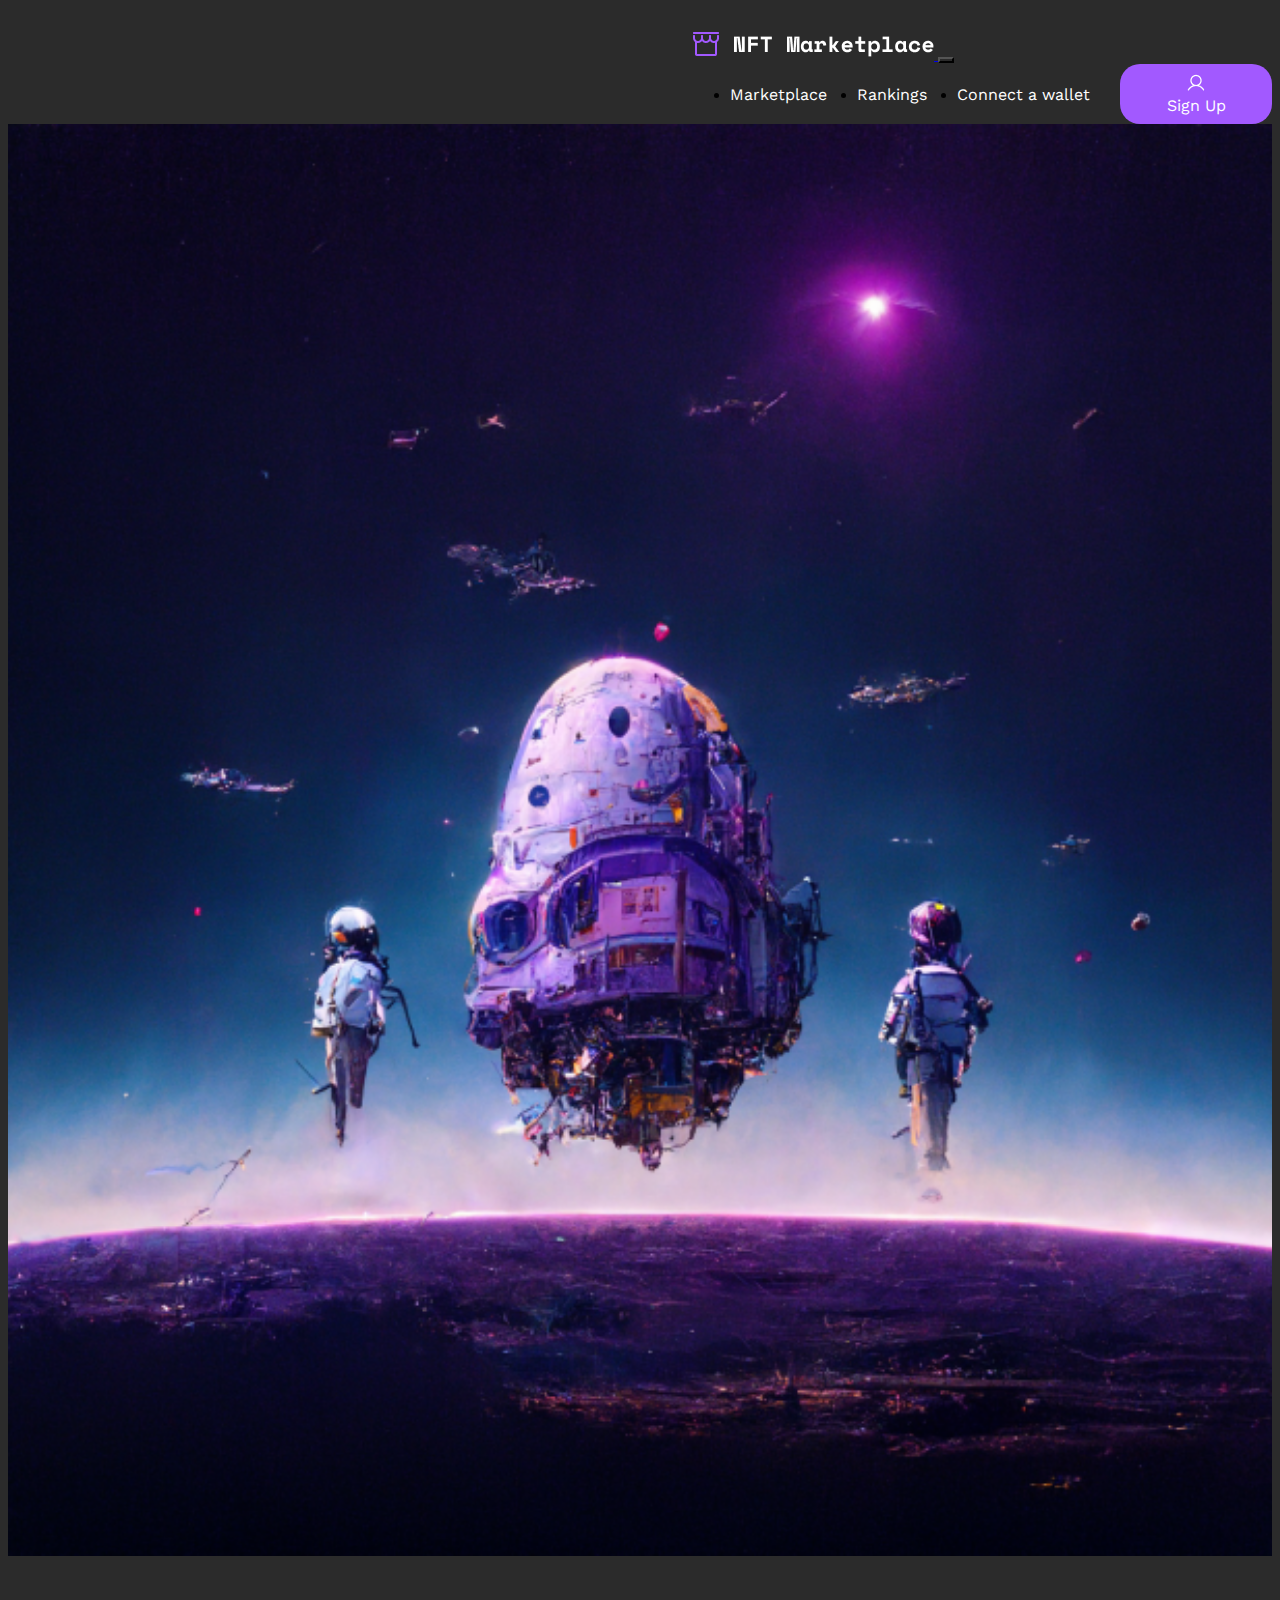
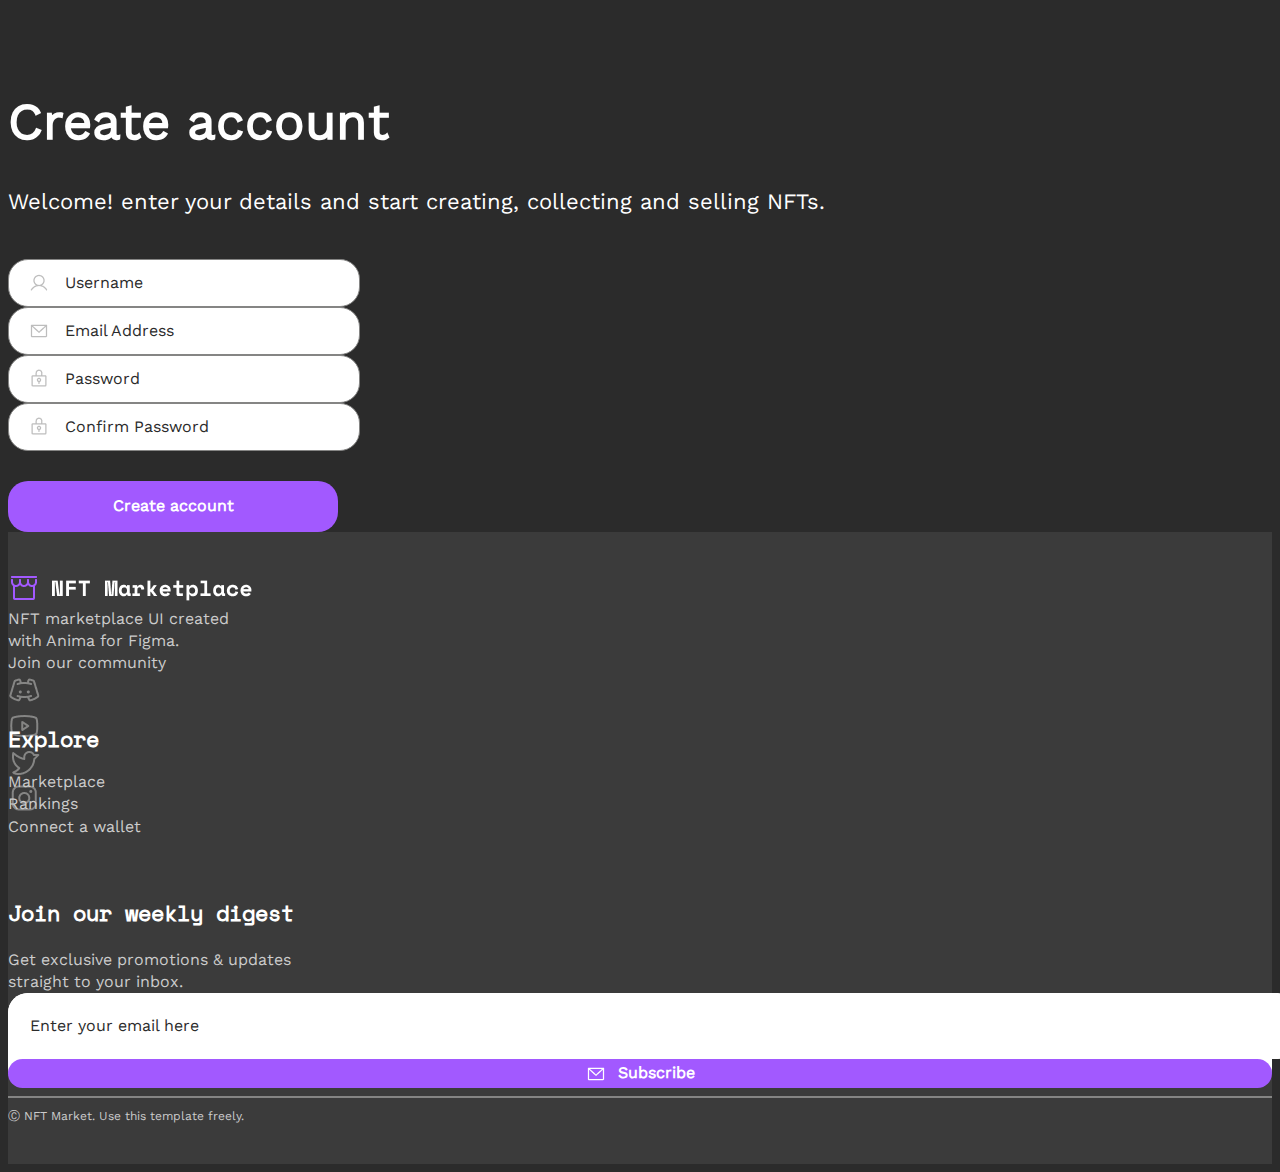
<file: sign-up.html>
<!DOCTYPE html>
<html lang="en">

<head>
    <meta charset="UTF-8">
    <meta http-equiv="X-UA-Compatible" content="IE=edge">
    <meta name="viewport" content="width=device-width, initial-scale=1.0">
    <link href="https://cdn.jsdelivr.net/npm/bootstrap@5.3.0-alpha2/dist/css/bootstrap.min.css" rel="stylesheet"
        integrity="sha384-aFq/bzH65dt+w6FI2ooMVUpc+21e0SRygnTpmBvdBgSdnuTN7QbdgL+OapgHtvPp" crossorigin="anonymous">
    <script src="https://cdn.jsdelivr.net/npm/bootstrap@5.3.0-alpha2/dist/js/bootstrap.bundle.min.js"
        integrity="sha384-qKXV1j0HvMUeCBQ+QVp7JcfGl760yU08IQ+GpUo5hlbpg51QRiuqHAJz8+BrxE/N"
        crossorigin="anonymous"></script>
    <title>Sign Up</title>

    <style>
        @font-face {
            font-family: worksans;
            src: url(./src/fonts/worksans.ttf);
        }

        @font-face {
            font-family: spacemono;
            src: url(./src/fonts/spacemono.ttf);
        }

        body {
            background-color: #2B2B2B;
            padding-top: 20px;
        }



        .navmenu li a:hover {
            color: #A259FF !important;
        }

        .navbar-toggler-icon {
            background-image: url(./src/img/burgermenu.png);
        }

        .toggle-btn {
            color: #2B2B2B;
            background-color: #2B2B2B;
        }

        .main-nav {
            display: flex;
            justify-content: end;
        }

        .navmenu li>a {
            color: #FFFFFF;
            font-family: worksans;
            text-decoration: none;
        }

        .navmenu {
            display: flex;
            align-items: center;

            gap: 30px;
        }

        .sign-up-btn {
            width: 152px;
            height: 60px;
            background: #A259FF;
            border-radius: 20px;
            border-color: transparent;
            margin-left: 30px;
        }

        .sign-up-btn>span {
            font-family: worksans;
        }

        .sign-up-btn:hover {
            background-color: #A259FF;
        }

        .create-account-col1>img {
            width: 100%;
        }

        /* .create-account-col1 {
            background-image: url(./src/img/galaxyphotoforsignuppage.png);
            background-repeat: no-repeat;
            background-size: contain;
        } */

        .create-account-col2 {
            padding-right: 150px;
            padding-top: 100px;
        }

        .create-account-col2>h1 {
            font-family: worksans;
            color: #FFFFFF;
            font-weight: 600;
            font-size: 51px;
            line-height: 110%;
        }

        .create-account-col2>p {
            font-family: worksans;
            color: #FFFFFF;
            font-weight: 400;
            font-size: 22px;
            line-height: 160%;

            margin-right: 150px;
        }

        .input-box {
            gap: 15px;

            margin-top: 40px;
        }

        .username-input {
            width: 330px;
            height: 46px;
            background: #FFFFFF;
            border: 1px solid #858584;
            border-radius: 20px;

            padding-left: 20px;

            display: flex;
            align-items: center;
        }

        .username-input input {
            border-color: transparent;
            outline: 0;

            margin-left: 12px;
        }

        .email-input {
            width: 330px;
            height: 46px;
            background: #FFFFFF;
            border: 1px solid #858584;
            border-radius: 20px;

            padding-left: 20px;
            display: flex;
            align-items: center;

        }

        .email-input input {
            border-color: transparent;
            outline: 0;

            margin-left: 12px;
        }

        .password-input {
            width: 330px;
            height: 46px;
            background: #FFFFFF;
            border: 1px solid #858584;
            border-radius: 20px;

            padding-left: 20px;

            display: flex;
            align-items: center;
        }

        .password-input input {
            border-color: transparent;
            outline: 0;

            margin-left: 12px;
        }

        .conf-password-input {
            width: 330px;
            height: 46px;
            background: #FFFFFF;
            border: 1px solid #858584;
            border-radius: 20px;

            padding-left: 20px;

            display: flex;
            align-items: center;

        }

        .conf-password-input input {
            border-color: transparent;
            outline: 0;

            margin-left: 12px;
        }



        .create-account-btn>button {
            width: 330px;

            padding: 12px;
            background: #A259FF;
            border-radius: 20px;

            margin-top: 30px;

            border-color: transparent;
        }

        .create-account-btn>button>span {
            font-family: worksans;
            font-weight: 600;
            font-size: 16px;
            line-height: 140%;
            color: #FFFFFF;
        }

        ::placeholder {
            font-family: worksans;
            font-weight: 400;
            font-size: 16px;
            line-height: 140%;
            color: #2B2B2B;
        }

        .footer {
            background-color: #3B3B3B;
            padding-top: 40px;
            padding-bottom: 40px;
        }

        .footer-nft-marketplace {
            width: 238px;
            height: 44px;
        }

        .footer-nft-marketplace>span {
            font-family: worksans;
            font-weight: 400;
            font-size: 16px;
            line-height: 140%;
            color: #CCCCCC;
        }

        .footer-icons {
            width: 158px;
            height: 32px;
        }

        .Explore-h>h1 {
            font-family: spacemono;
            font-weight: 700;
            font-size: 22px;
            line-height: 160%;
            color: #FFFFFF;
        }

        .footer-explore {
            width: 133px;
            height: 106px;
        }

        .footer-explore-pages>a {
            font-family: worksans;
            font-weight: 400;
            font-size: 16px;
            line-height: 140%;
            color: #CCCCCC;
            text-decoration: none;
        }

        .subscribe-form1 {
            width: 100%;
            position: relative;
            background-color: #FFFFFF;
            border-radius: 20px;
        }

        .email-input1 {
            width: 100%;
            height: 60px;
            background: #FFFFFF;
            border-color: transparent;
            border-radius: 20px;
            padding-left: 20px;

            outline: 0;
        }

        .subscribe-btn1 {
            width: 100%;
            background: #A259FF;
            border-radius: 20px;
            justify-content: center;
            align-items: center;
            border-color: transparent;
        }

        .subscribe-btn1 {
            font-family: worksans;
            font-weight: 600;
            font-size: 16px;
            line-height: 140%;
            color: #FFFFFF;
            display: flex;
            justify-content: center;
            align-items: center;
            gap: 12px;
        }

        @media (max-width: 425px) {

            body {
                padding-top: 0 !important;
            }

            /* .main-nav {
                margin-top: 0 !important;
            } */

            .navbartogglebtn {
                width: 100% !important;
                display: flex !important;
                justify-content: space-between !important;
            }

            /* .create-account-col1 {

                background-image: url(./src/img/galaxyphotoforsignuppagemobile.png) !important;
            } */

            .create-account-col2 {
                padding-top: 30px !important;
                padding-left: 30px !important;
                padding-right: 30px !important;
                /* display: flex !important;
                justify-content: center !important; */
            }

            .create-account-col2>h1 {
                font-weight: 600;
                font-size: 38px;
                line-height: 120%;
            }

            .create-account-col2>p {
                font-weight: 400;
                font-size: 16px;
                line-height: 140%;
                margin-right: 0 !important;
                margin-bottom: 0 !important;
            }

            .input-box {
                display: flex !important;
                justify-content: center !important;
            }


            .create-account {
                margin-bottom: 40px !important;
            }

            .username-input {
                width: 100% !important;
            }

            .email-input {
                width: 100% !important;
            }

            .password-input {
                width: 100% !important;
            }

            .conf-password-input {
                width: 100% !important;
            }

            .create-account-btn {
                margin-bottom: 20px;
            }

            .create-account-btn>button {
                width: 100% !important;
                padding-top: 12px !important;
                padding-bottom: 12px !important;
            }

            .footer-icons {
                margin-top: 20px;
            }

            .Explore-h {
                margin-top: 30px;
            }

            .subscribe-form1 {
                display: grid !important;
                background-color: #3B3B3B !important;
            }

            .email-input1 {
                width: 100% !important;
                height: auto !important;
                padding: 12px !important;
            }

            .subscribe-btn1 {
                width: 100% !important;
                padding: 12px !important;
                margin-top: 16px !important;
                margin-bottom: 20px !important;
            }

            .hr {
                margin-bottom: 20px !important;
            }

        }
    </style>

</head>

<body>

    <div class="container-fluid">

        <div class="row">

            <div class="navbar navbar-expand-lg main-nav">

                <div class="container">

                    <div class="navbartogglebtn">

                        <span class="navbar-brand brand" !important>
                            <a class="navbar-brand" href="index.html">
                                <img src="./src/img/Logo.png">
                            </a>
                        </span>

                        <button class="navbar-toggler toggle-btn" type="button" data-bs-toggle="collapse"
                            data-bs-target="#mynav">
                            <span class="navbar-toggler-icon"></span>
                        </button>

                    </div>

                    <div class="collapse navbar-collapse main-nav" id="mynav">

                        <ul class="nav navbar-nav navbar-list navmenu">
                            <li class="nav-item">
                                <a href="" class="nav-link">Marketplace</a>
                            </li>
                            <li class="nav-item">
                                <a href="" class="nav-link">Rankings</a>
                            </li>
                            <li class="nav-item">
                                <a href="./walllet/wallet.html" class="nav-link">Connect a wallet</a>
                            </li>
                        </ul>

                        <a href="sign-up.html" style="text-decoration: none;" target="_blank">

                            <button class="btn sign-up-btn d-none d-md-flex  justify-content-center align-items-center"
                                type="submit">

                                <div class="me-2">
                                    <img src="./src/img/uservector.png" alt="">
                                </div>

                                <span style="color: #FFFFFF; font-size: 16px;">Sign Up</span>

                            </button>
                        </a>

                    </div>
                </div>

            </div>

        </div>

    </div>

    <div class="container-fluid create-account">

        <div class="row">

            <div class="col-md-6 col-lg-6 col-sm-12 create-account-col1 p-0">

                <img src="./src/img/galaxyphotoforsignuppage.png" alt="">

            </div>

            <div
                class="col-md-6 col-lg-6 col-sm-12 create-account-col2 p-0 ps-5 d-flex flex-column justify-content-center">

                <h1>Create account</h1>

                <p>Welcome! enter your details and start creating, collecting and selling NFTs.</p>

                <div class="d-flex flex-column input-box">

                    <div class="username-input">

                        <img src="./src/img/User.png" alt="">
                        <input type="text" placeholder="Username">

                    </div>

                    <div class="email-input">

                        <img src="./src/img/EnvelopeSimplegrey.png" alt="">
                        <input type="email" placeholder="Email Address">

                    </div>

                    <div class="password-input">

                        <img src="./src/img/LockKey.png" alt="">
                        <input type="password" placeholder="Password">

                    </div>

                    <div class="conf-password-input">

                        <img src="./src/img/LockKey.png" alt="">
                        <input type="password" placeholder="Confirm Password">

                    </div>
                </div>

                <div class="create-account-btn">
                    <button>

                        <span>Create account</span>

                    </button>
                </div>



            </div>

        </div>

    </div>

    <div class="container-fluid footer">

        <div class="container">

            <div class="row">

                <div class="col-md-4 col-lg-4 col-sm-12">

                    <div class="mb-4">
                        <img src="./src/img/Logo.png" alt="">
                    </div>

                    <div>
                        <div class="mb-3 footer-nft-marketplace">
                            <span>NFT marketplace UI created with Anima for Figma.</span>
                        </div>

                        <div class="mb-2">
                            <span style="font-family: worksans; font-weight: 400;
                            font-size: 16px;
                            line-height: 140%; color: #CCCCCC;">Join our community</span>
                        </div>

                        <div class="d-flex footer-icons justify-content-between">
                            <div>
                                <img src="./src/img/DiscordLogo.png" alt="">
                            </div>
                            <div>
                                <img src="./src/img/YoutubeLogo.png" alt="">
                            </div>
                            <div>
                                <img src="./src/img/TwitterLogo.png" alt="">
                            </div>
                            <div>
                                <img src="./src/img/InstagramLogo.png" alt="">
                            </div>
                        </div>

                    </div>

                </div>

                <div class="col-md-3 col-lg-3 col-sm-12">

                    <div class="Explore-h">
                        <h1>Explore</h1>
                    </div>

                    <div class="footer-explore">
                        <div class="footer-explore-pages">
                            <a href="#">Marketplace</a>
                        </div>
                        <div class="footer-explore-pages">
                            <a href="#">Rankings</a>
                        </div>
                        <div class="footer-explore-pages">
                            <a href="#">Connect a wallet</a>
                        </div>
                    </div>
                </div>

                <div class="col-md-5 col-lg-5 col-sm-12">

                    <div class="mb-3">

                        <h2 style="font-family: spacemono; font-weight: 700;
                        font-size: 22px;
                        line-height: 160%; color: #FFFFFF;">Join our weekly digest</h2>
                        <span style="font-family: worksans; font-weight: 400;
                        font-size: 16px;
                        line-height: 140%; color: #CCCCCC;">Get exclusive promotions & updates <br> straight to your
                            inbox.</span>

                    </div>

                    <div class="col-md-12 col-lg-12 col-sm-12 d-flex subscribe-form1">

                        <input type="text" class="email-input1" placeholder="Enter your email here">

                        <button type="submit" class="subscribe-btn1">

                            <img src="./src/img/EnvelopeSimple.png" alt="" class="d-flex d-md-none">

                            <span>Subscribe</span>

                        </button>

                    </div>

                </div>

            </div>

            <div class="row">
                <div class="container">
                    <hr style="border: 1px solid #858584;" class="hr">
                </div>
            </div>

            <div class="row">
                <div class="container">
                    <div class="col-md-12 col-lg-12 col-sm-12">
                        <span style="font-family: worksans; font-weight: 400;
                        font-size: 12px;
                        line-height: 110%; color: #CCCCCC;">Ⓒ NFT Market. Use this template freely.</span>
                    </div>
                </div>
            </div>

        </div>

    </div>

</body>

</html>
</file>
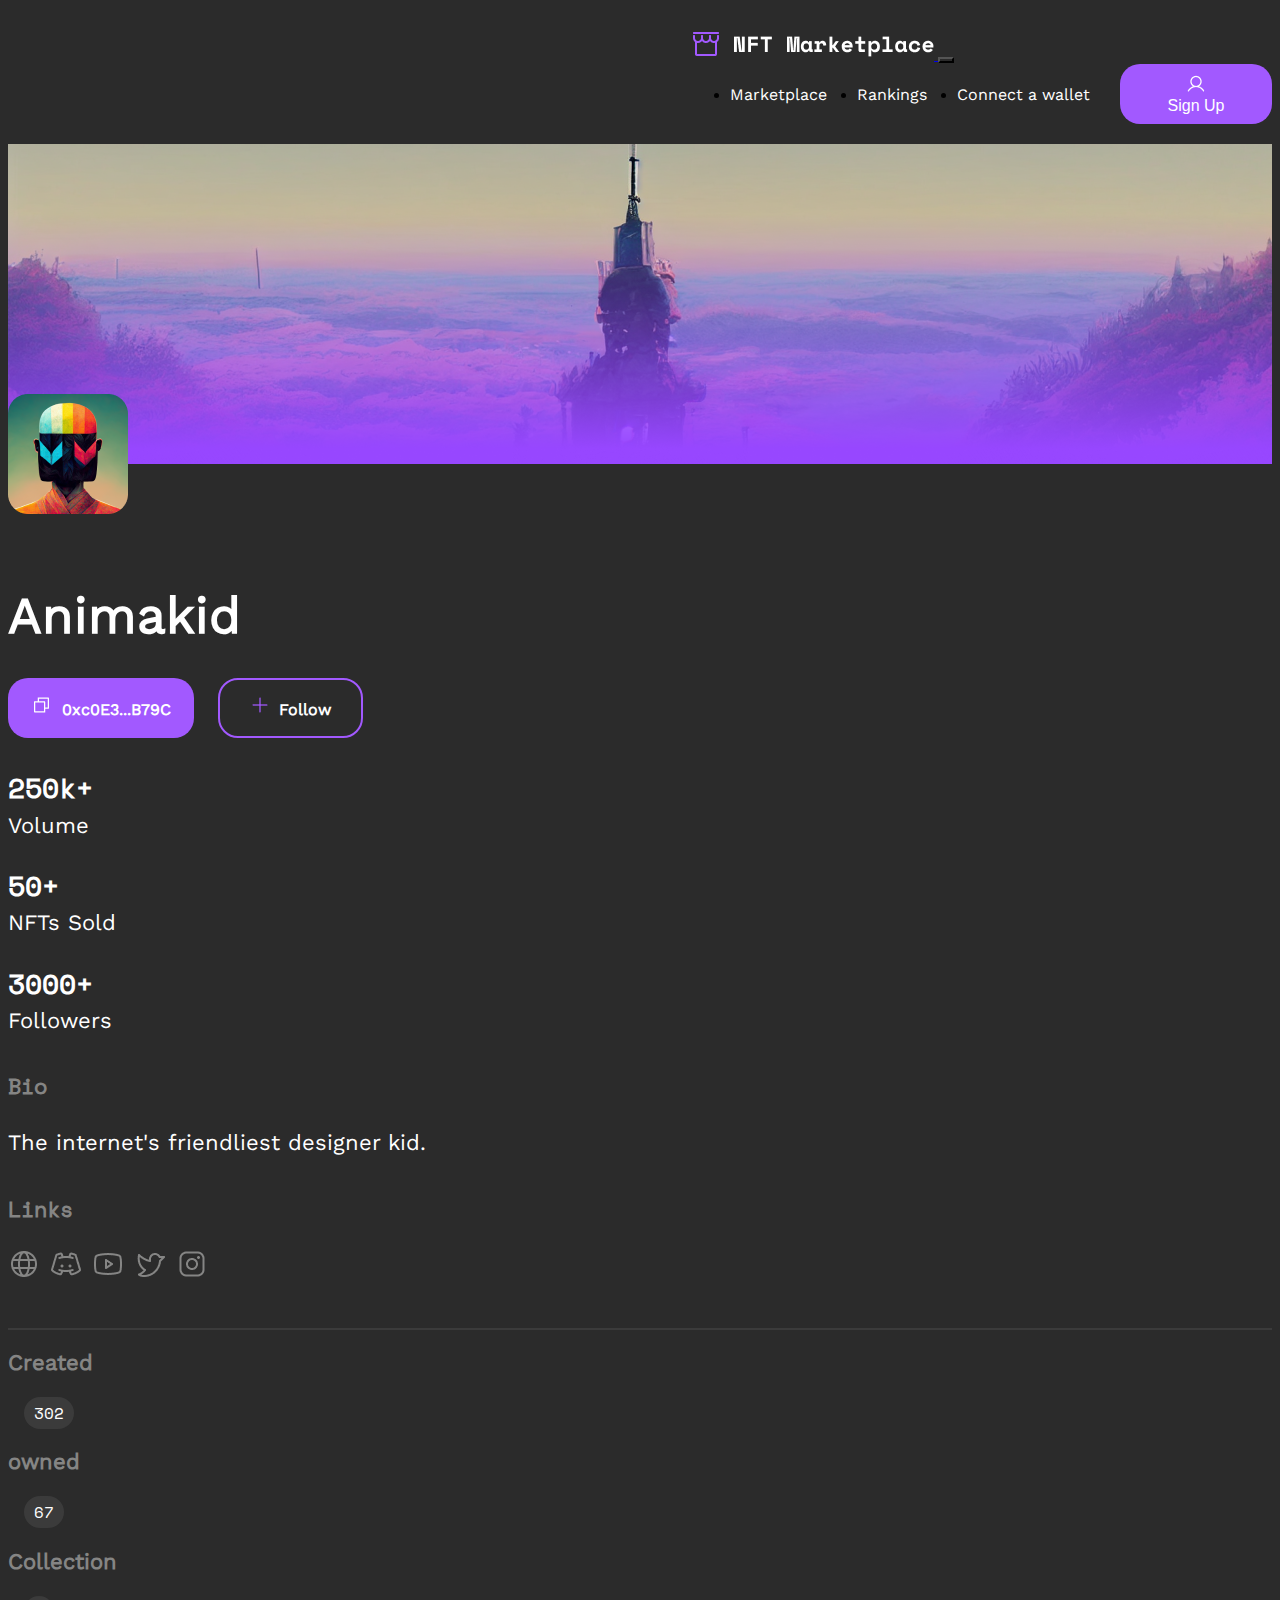
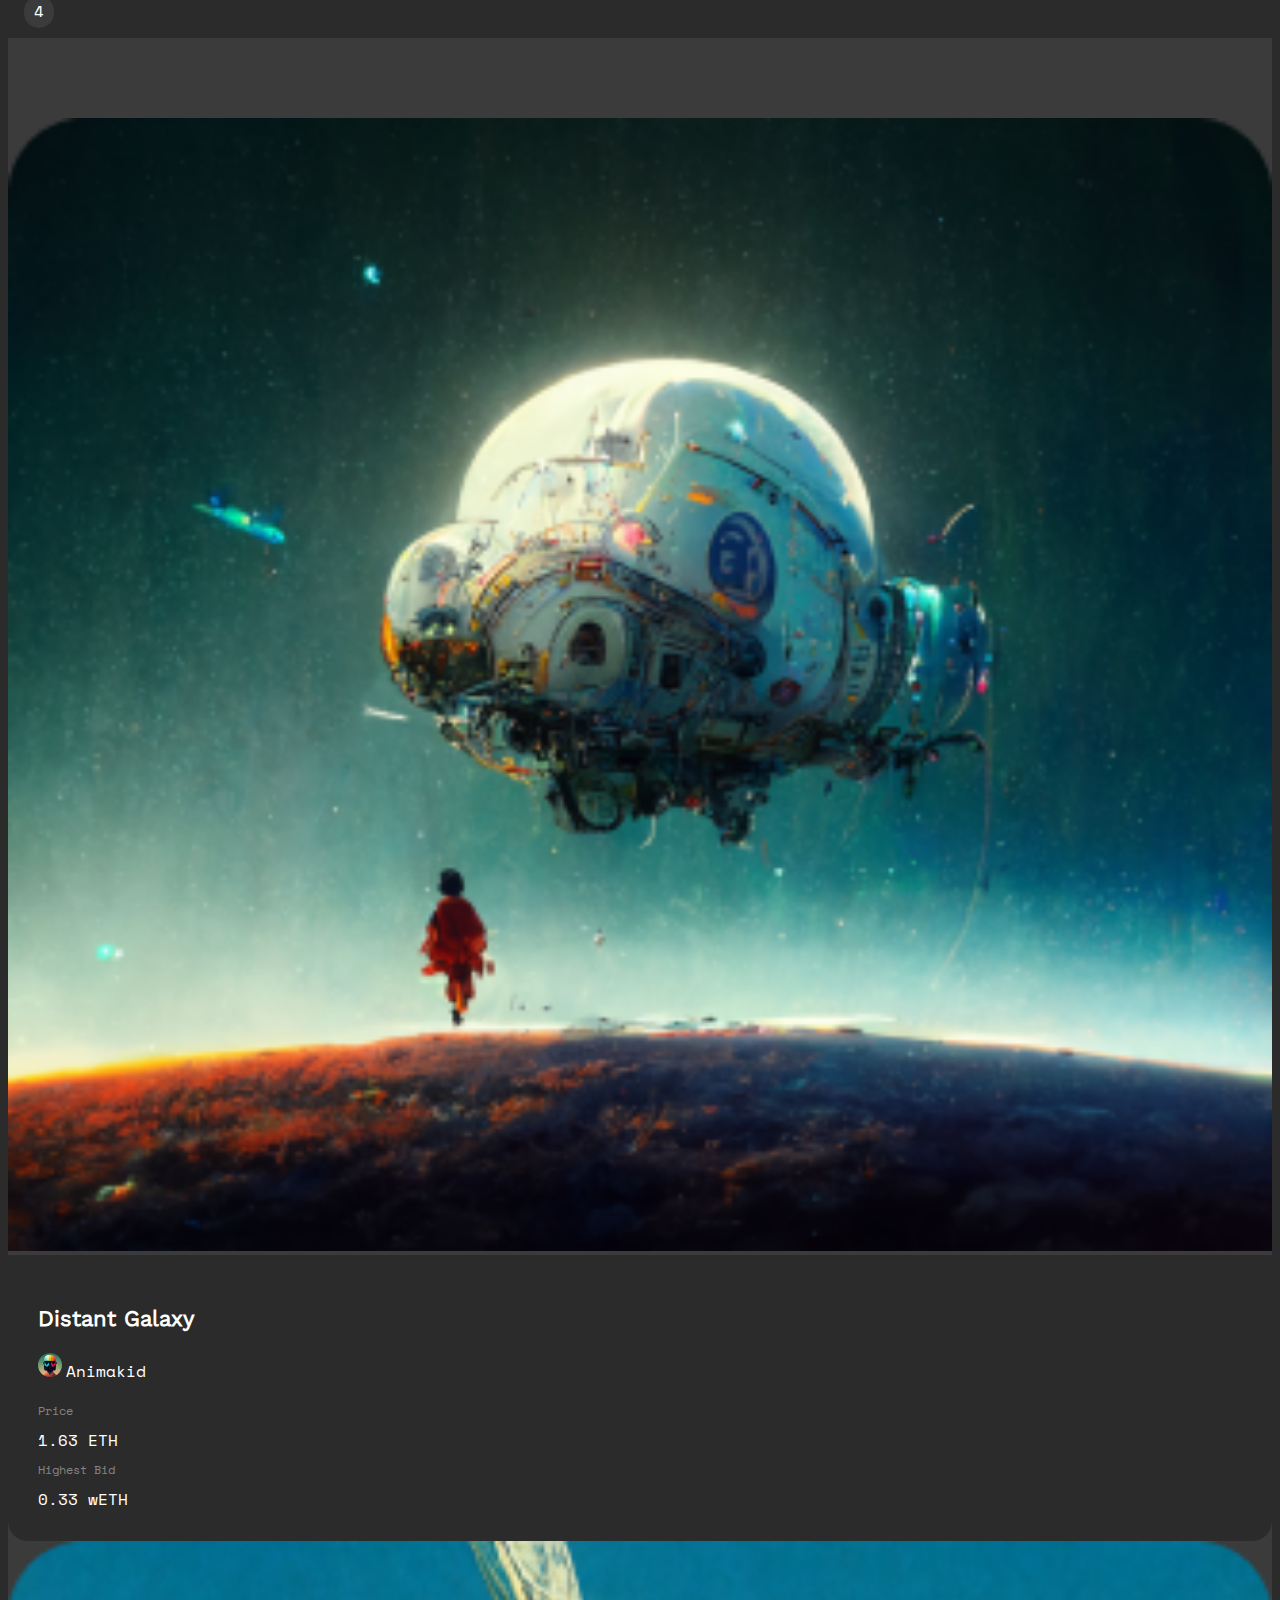
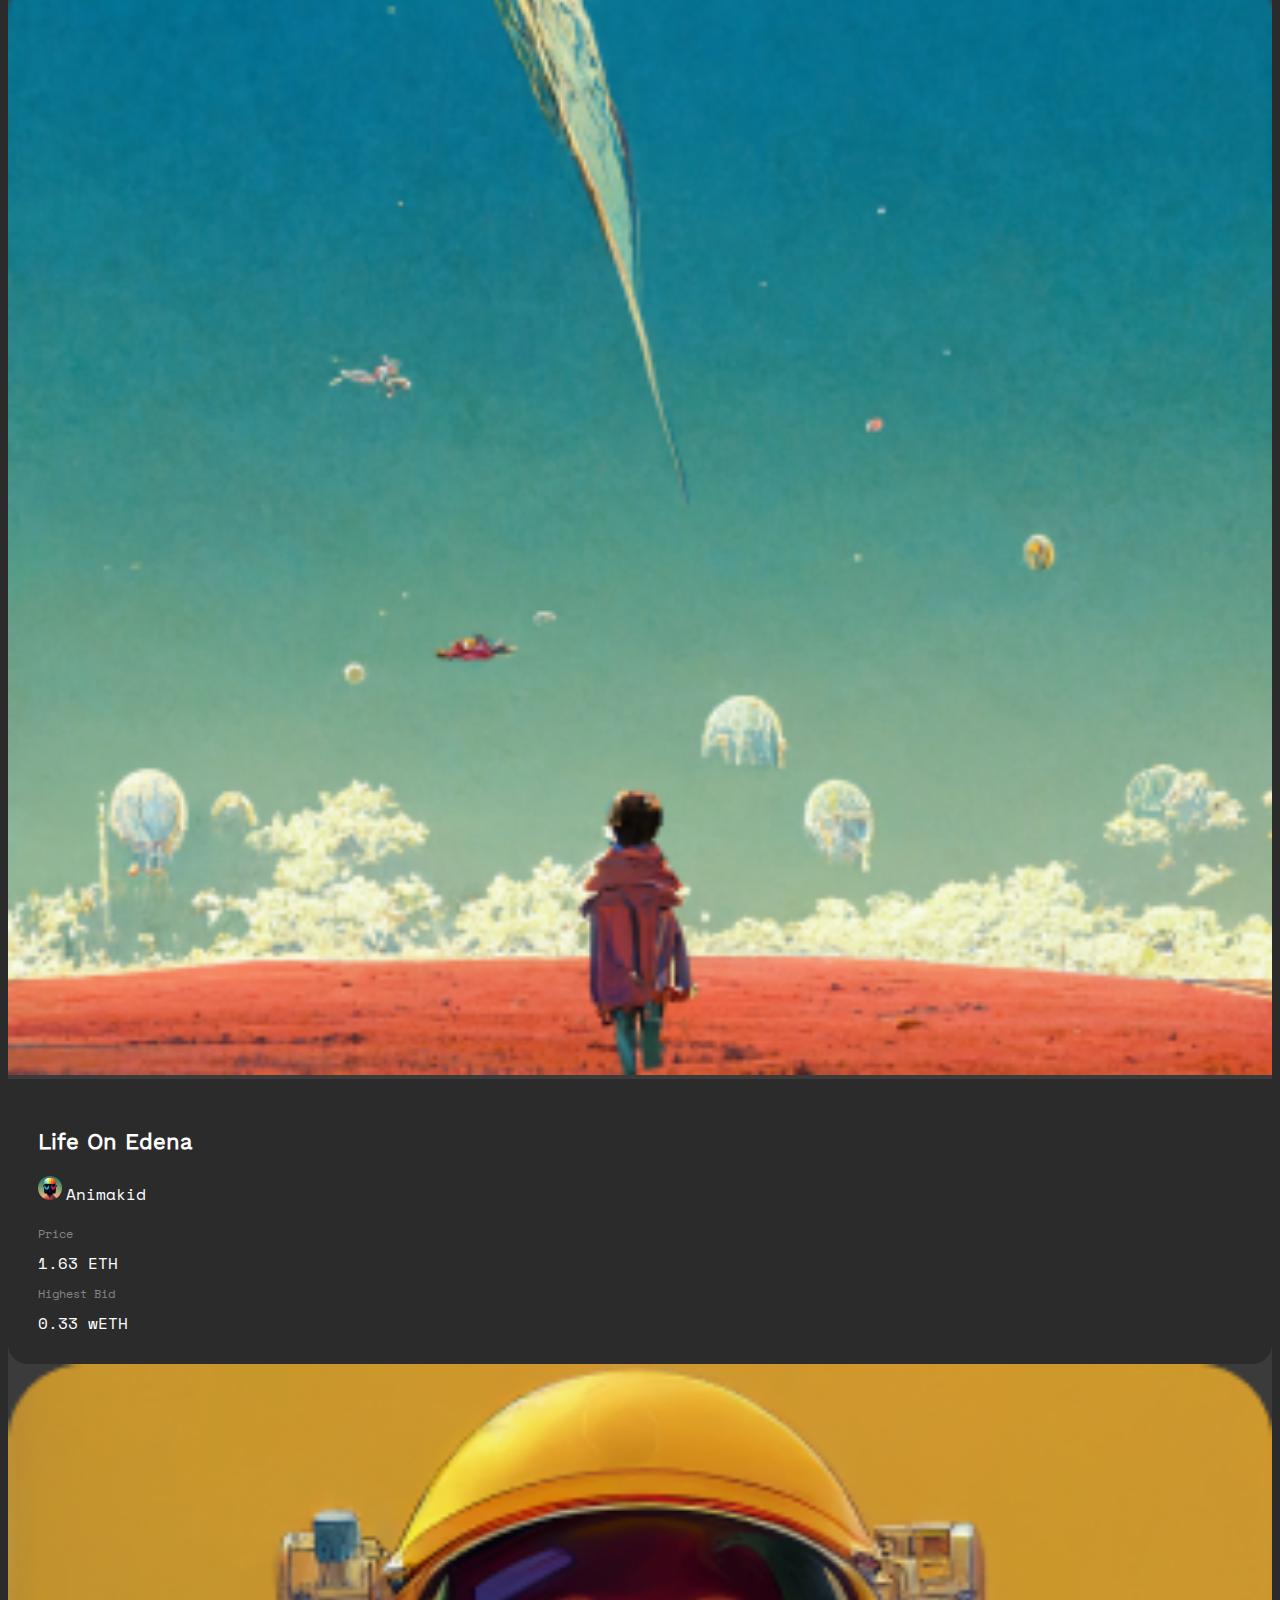
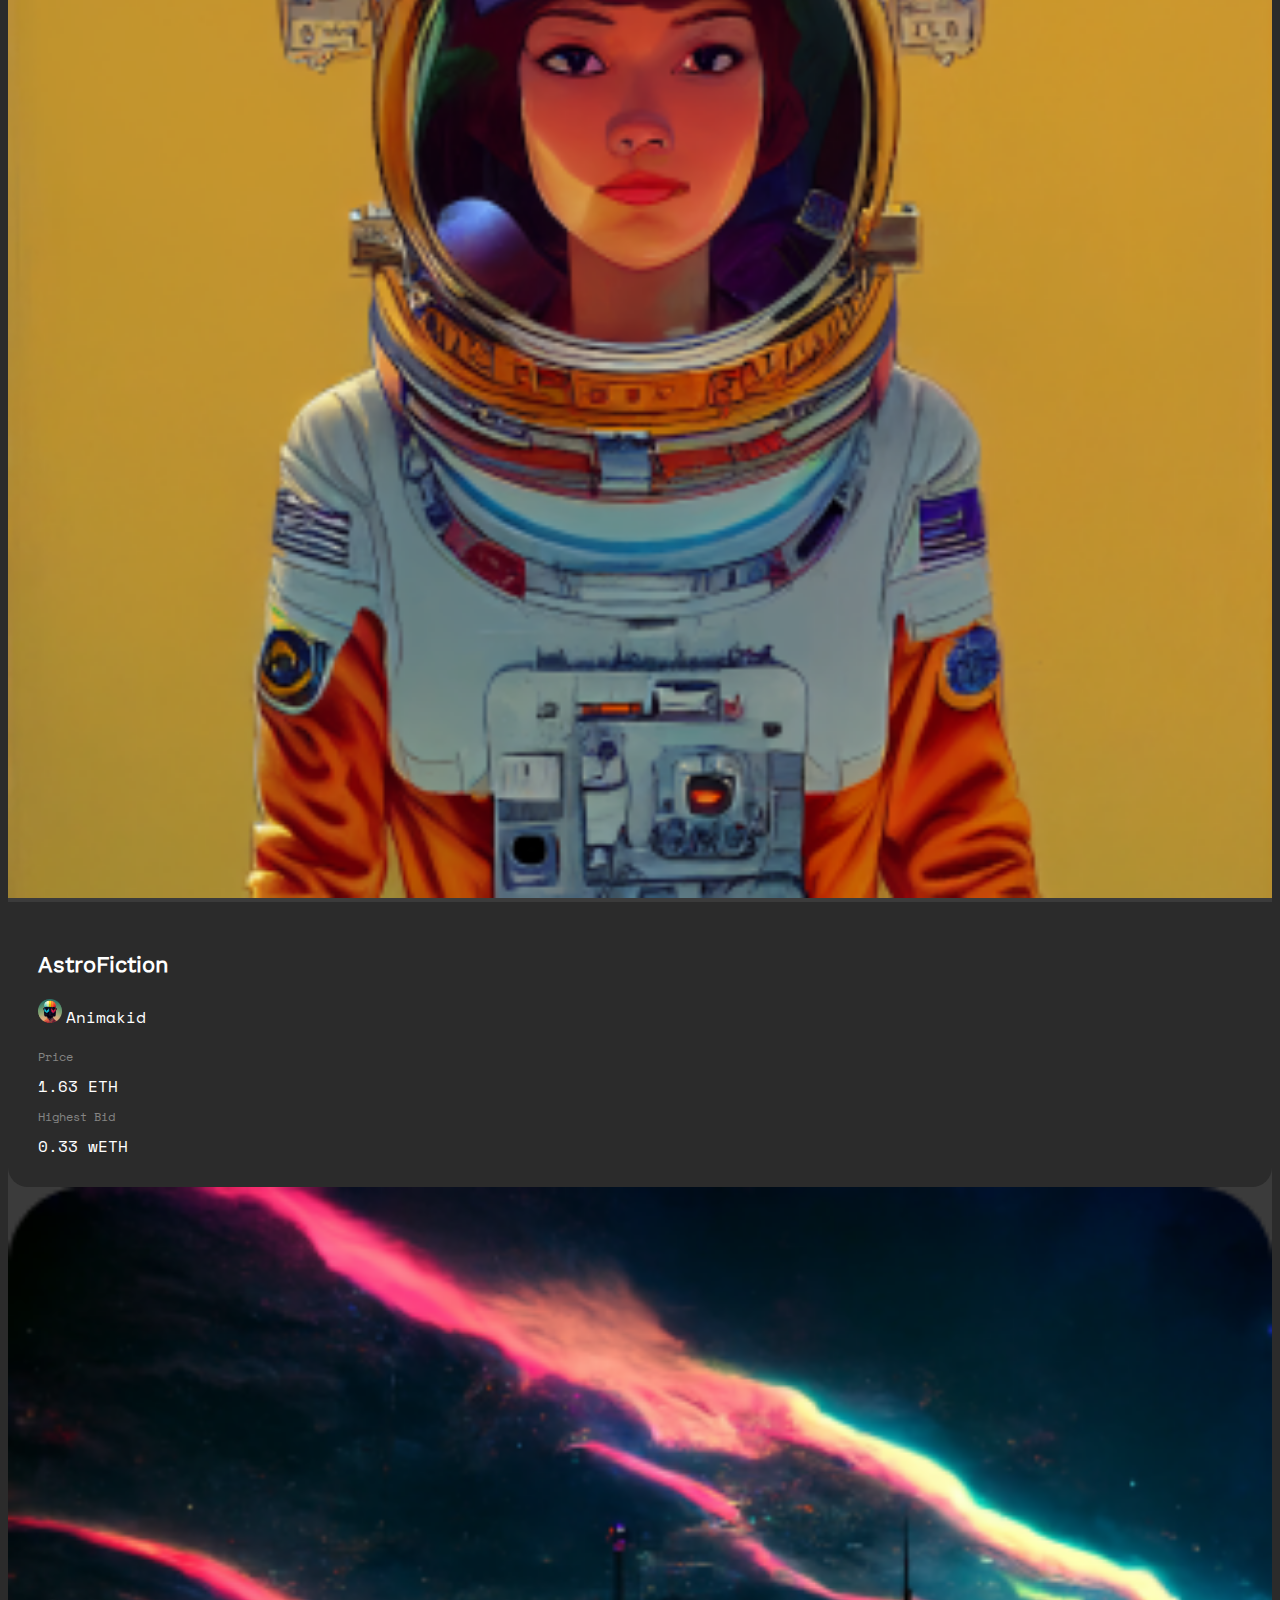
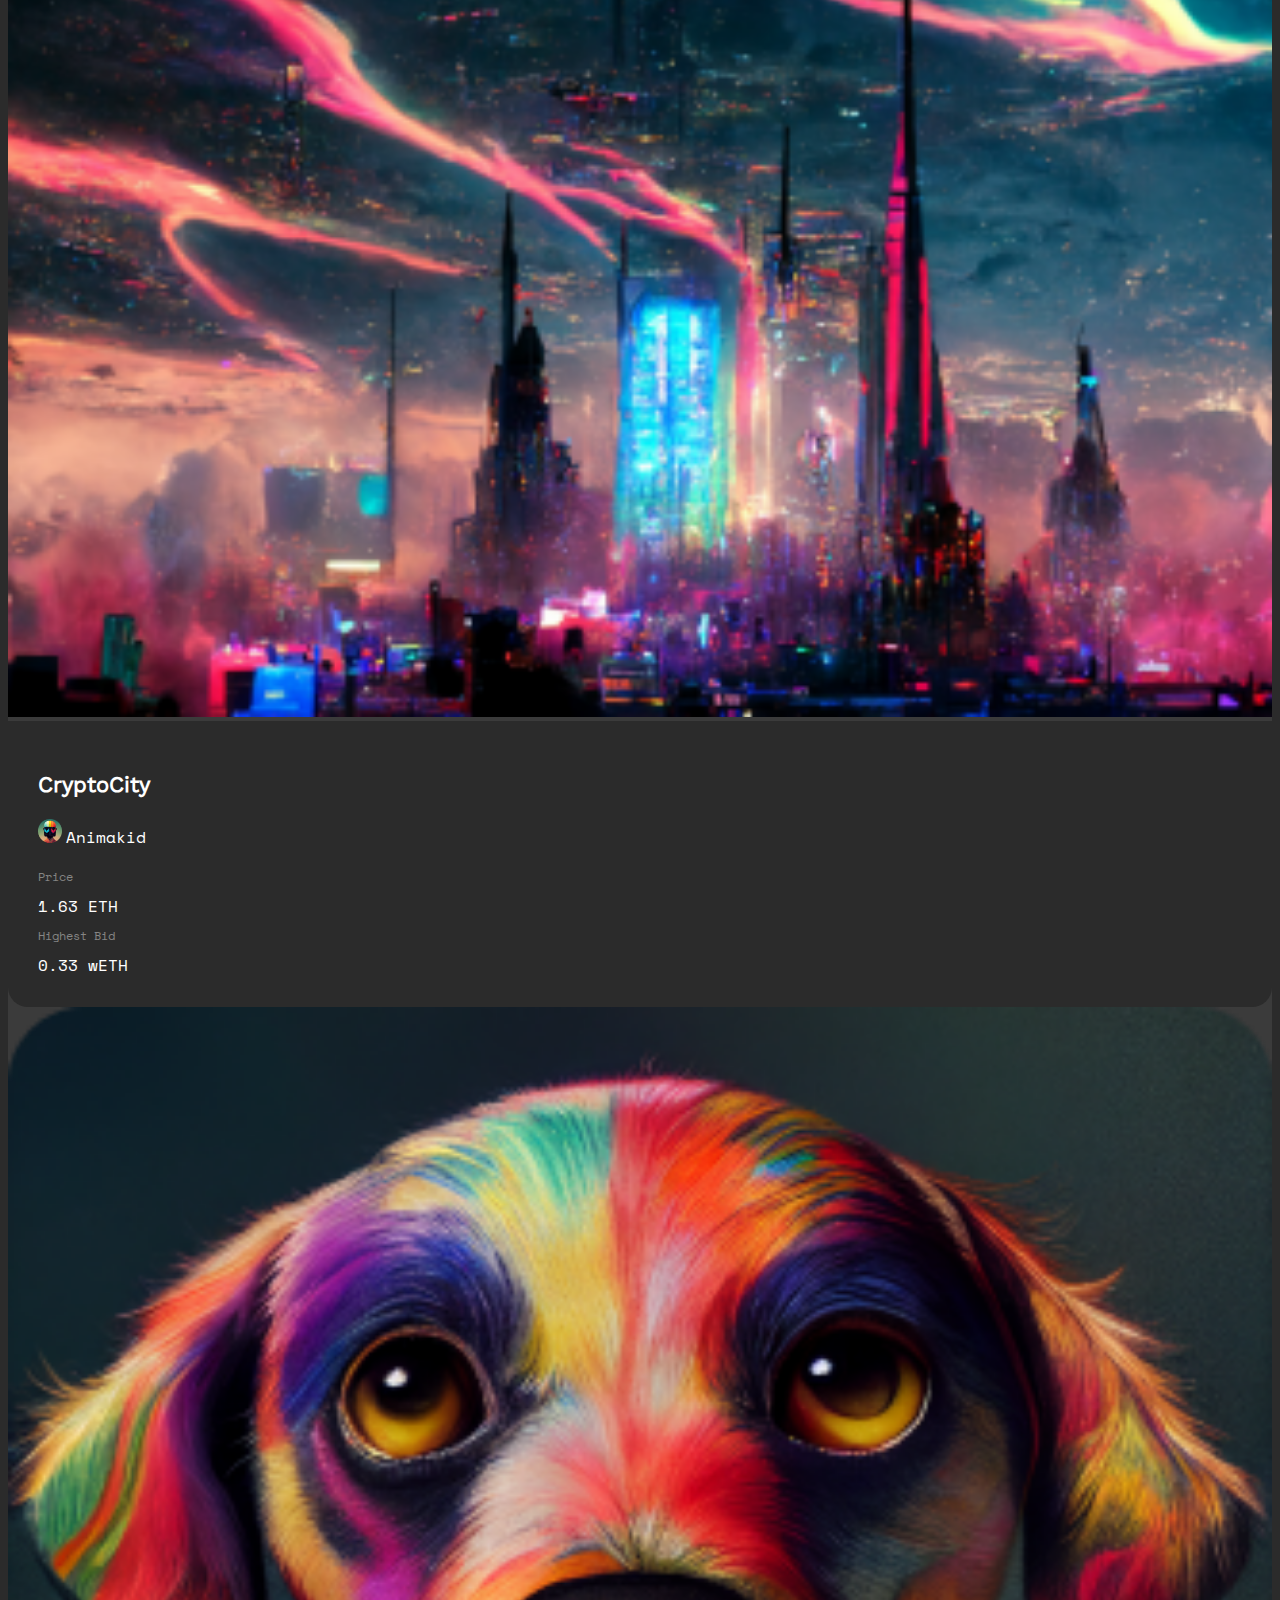
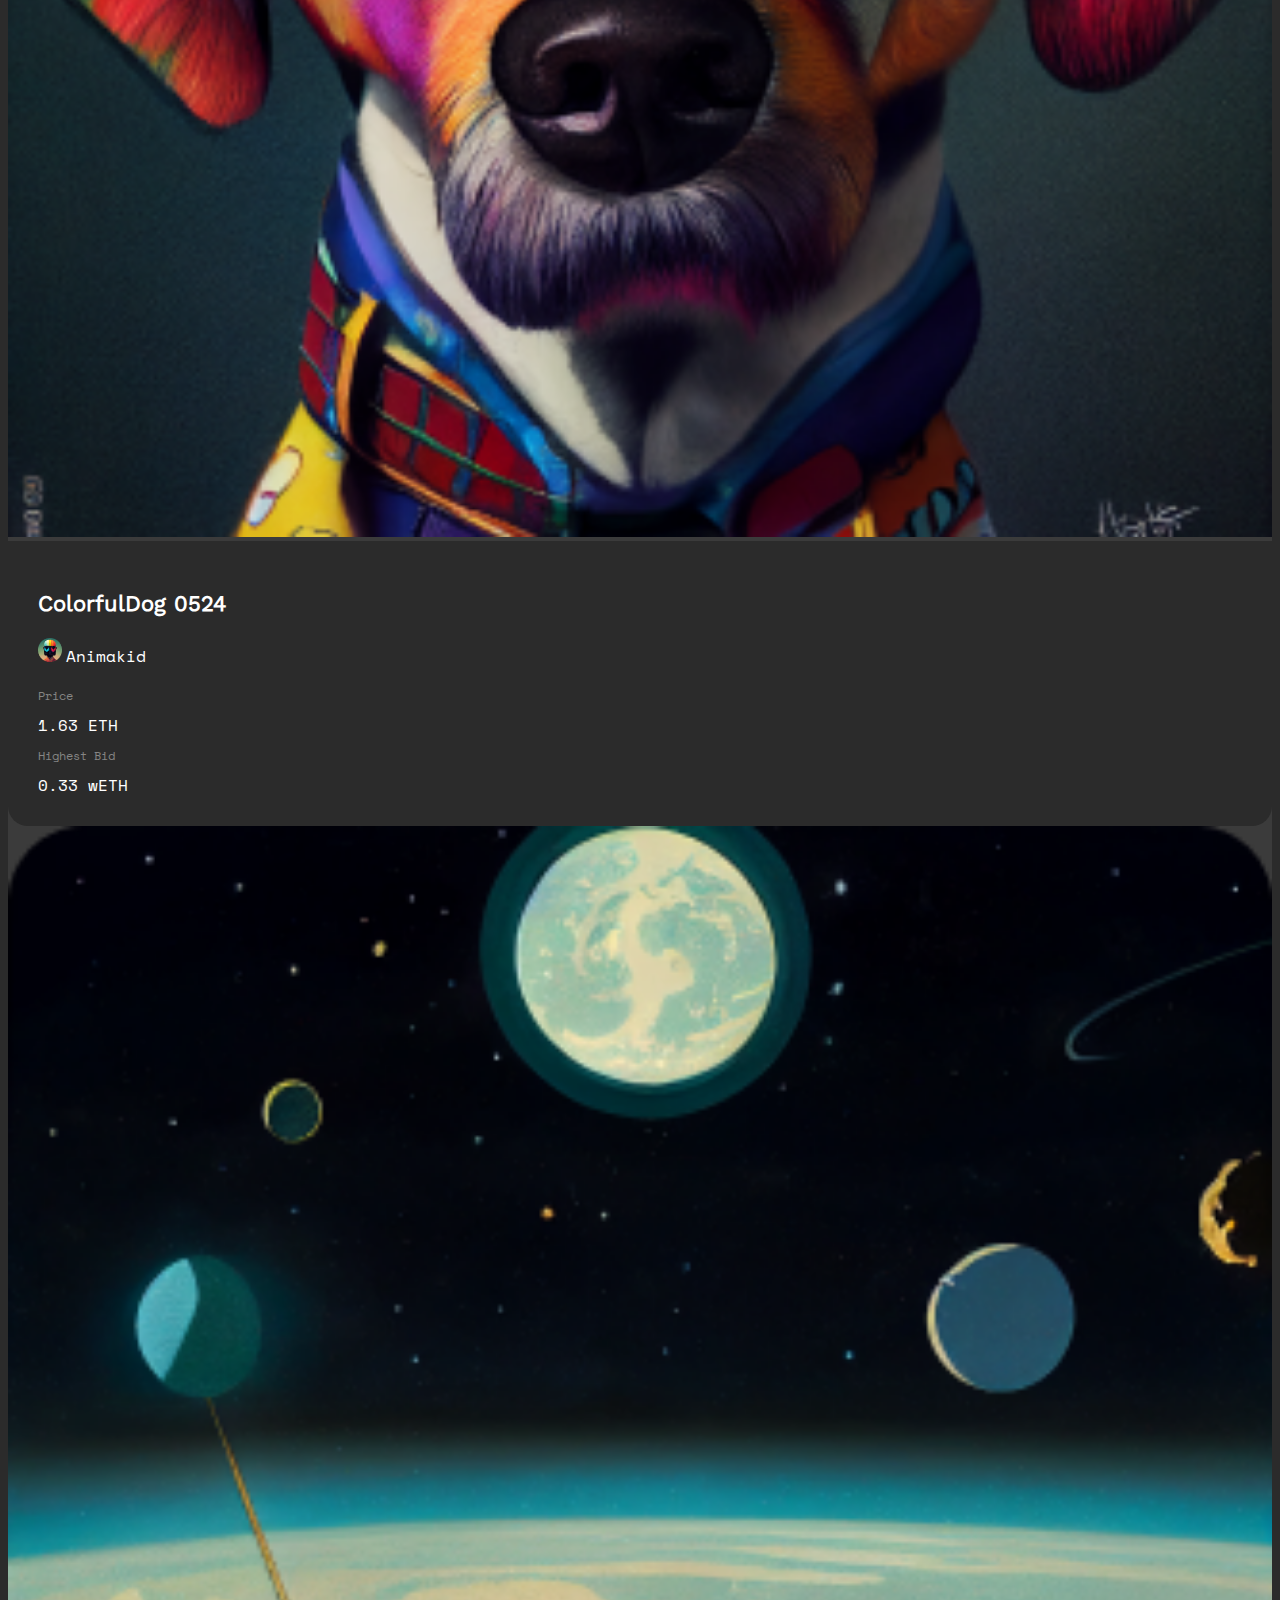
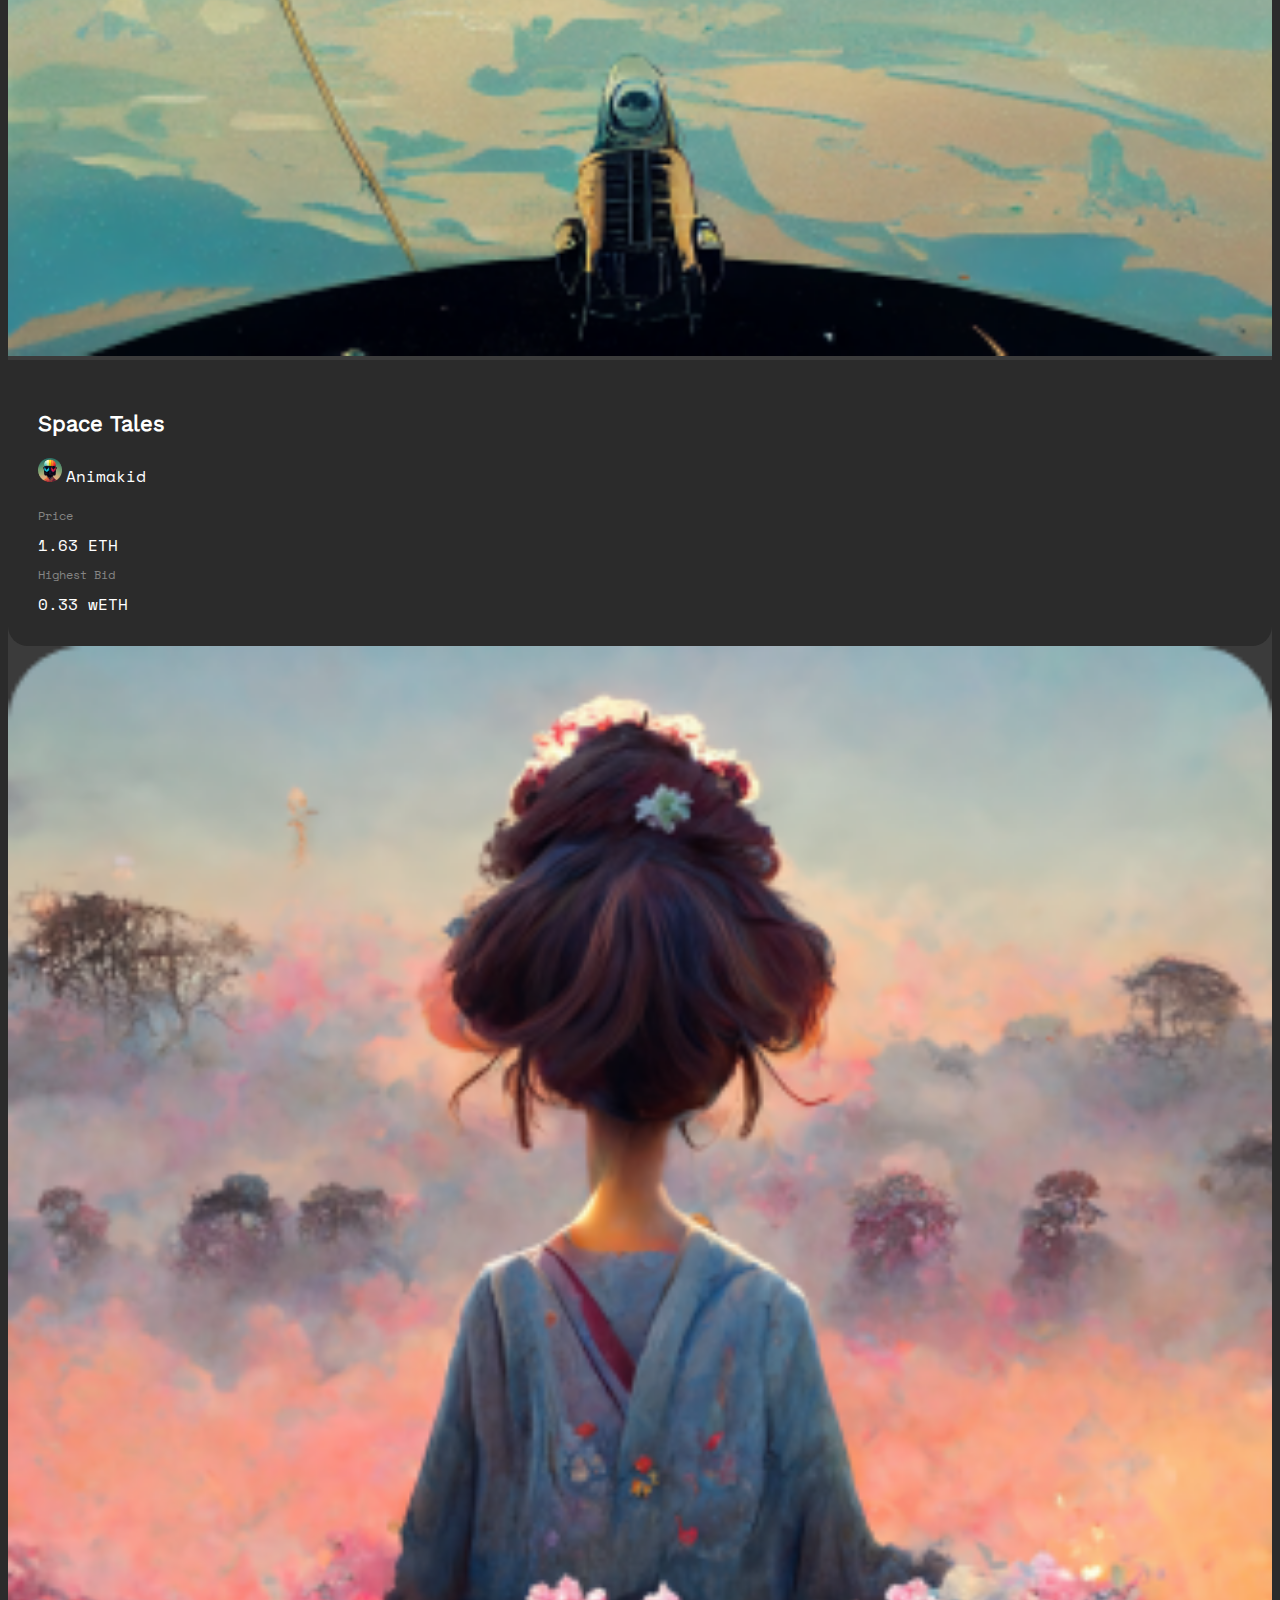
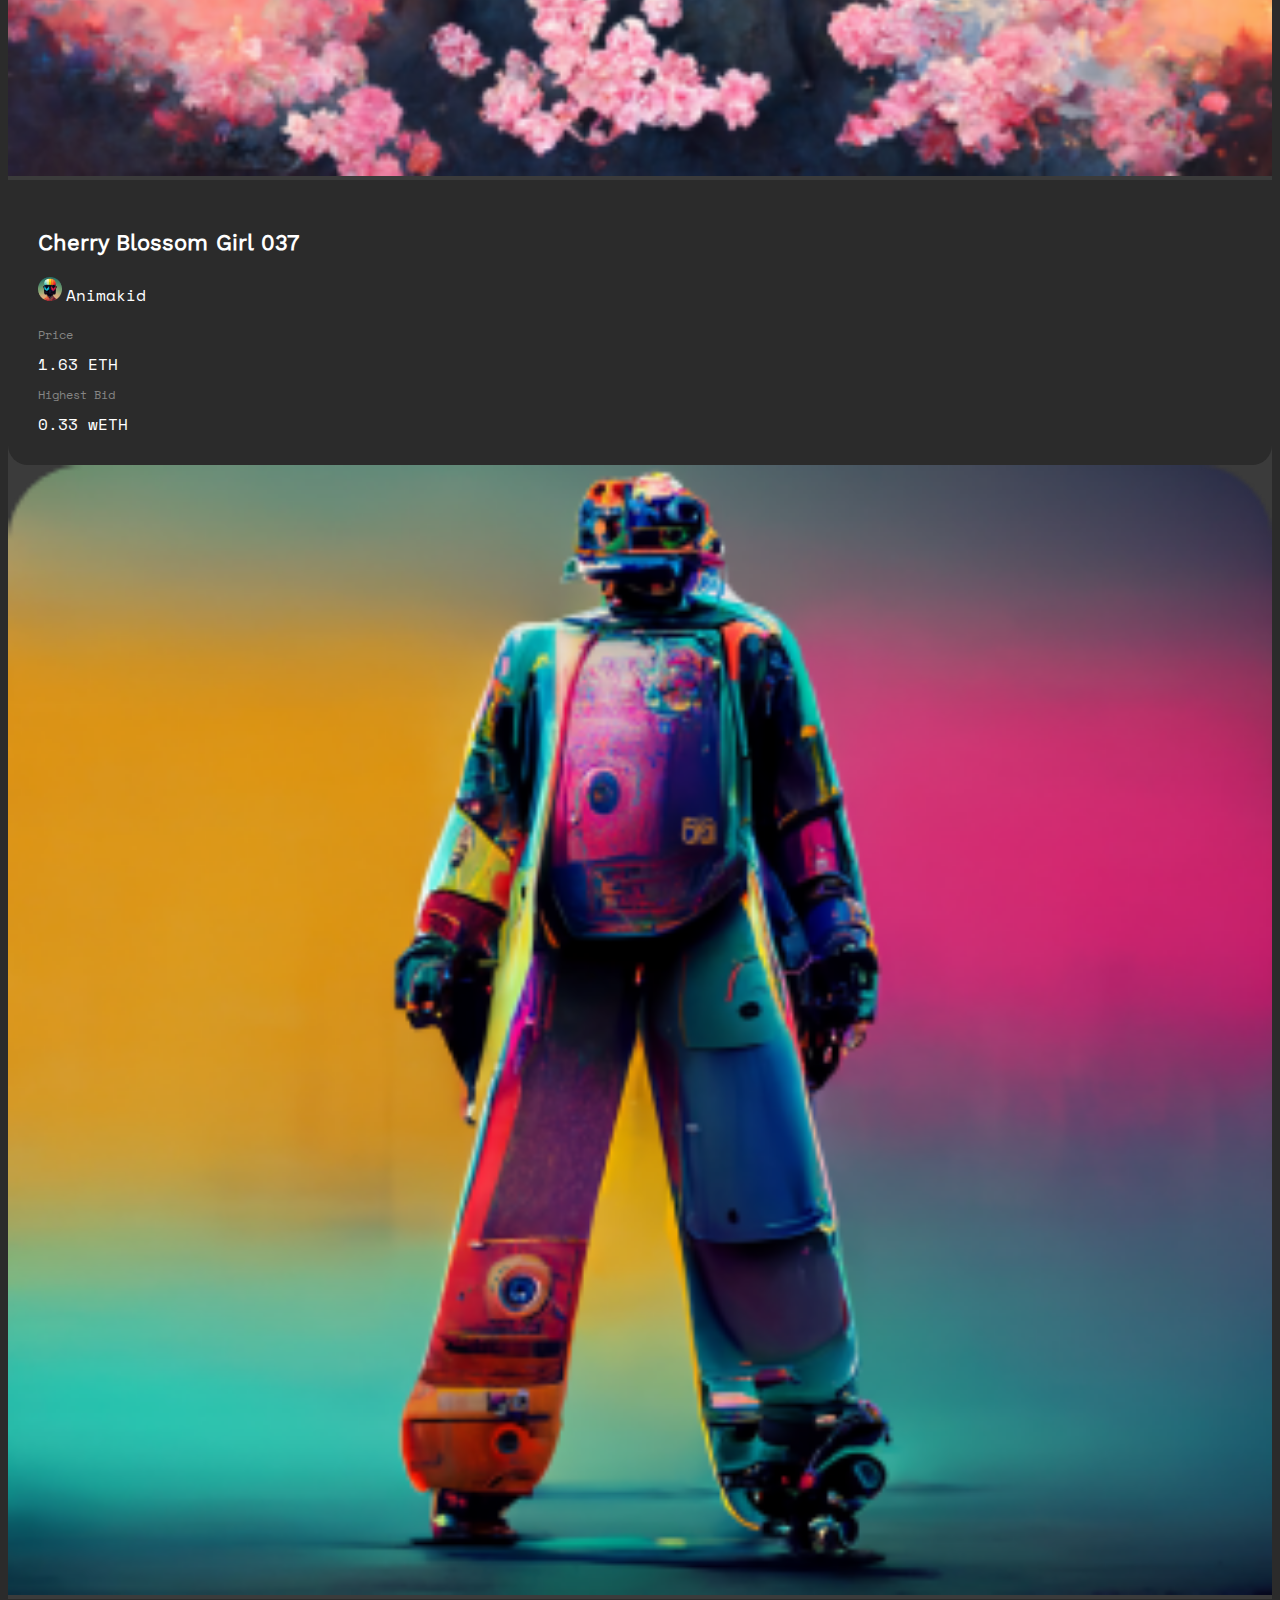
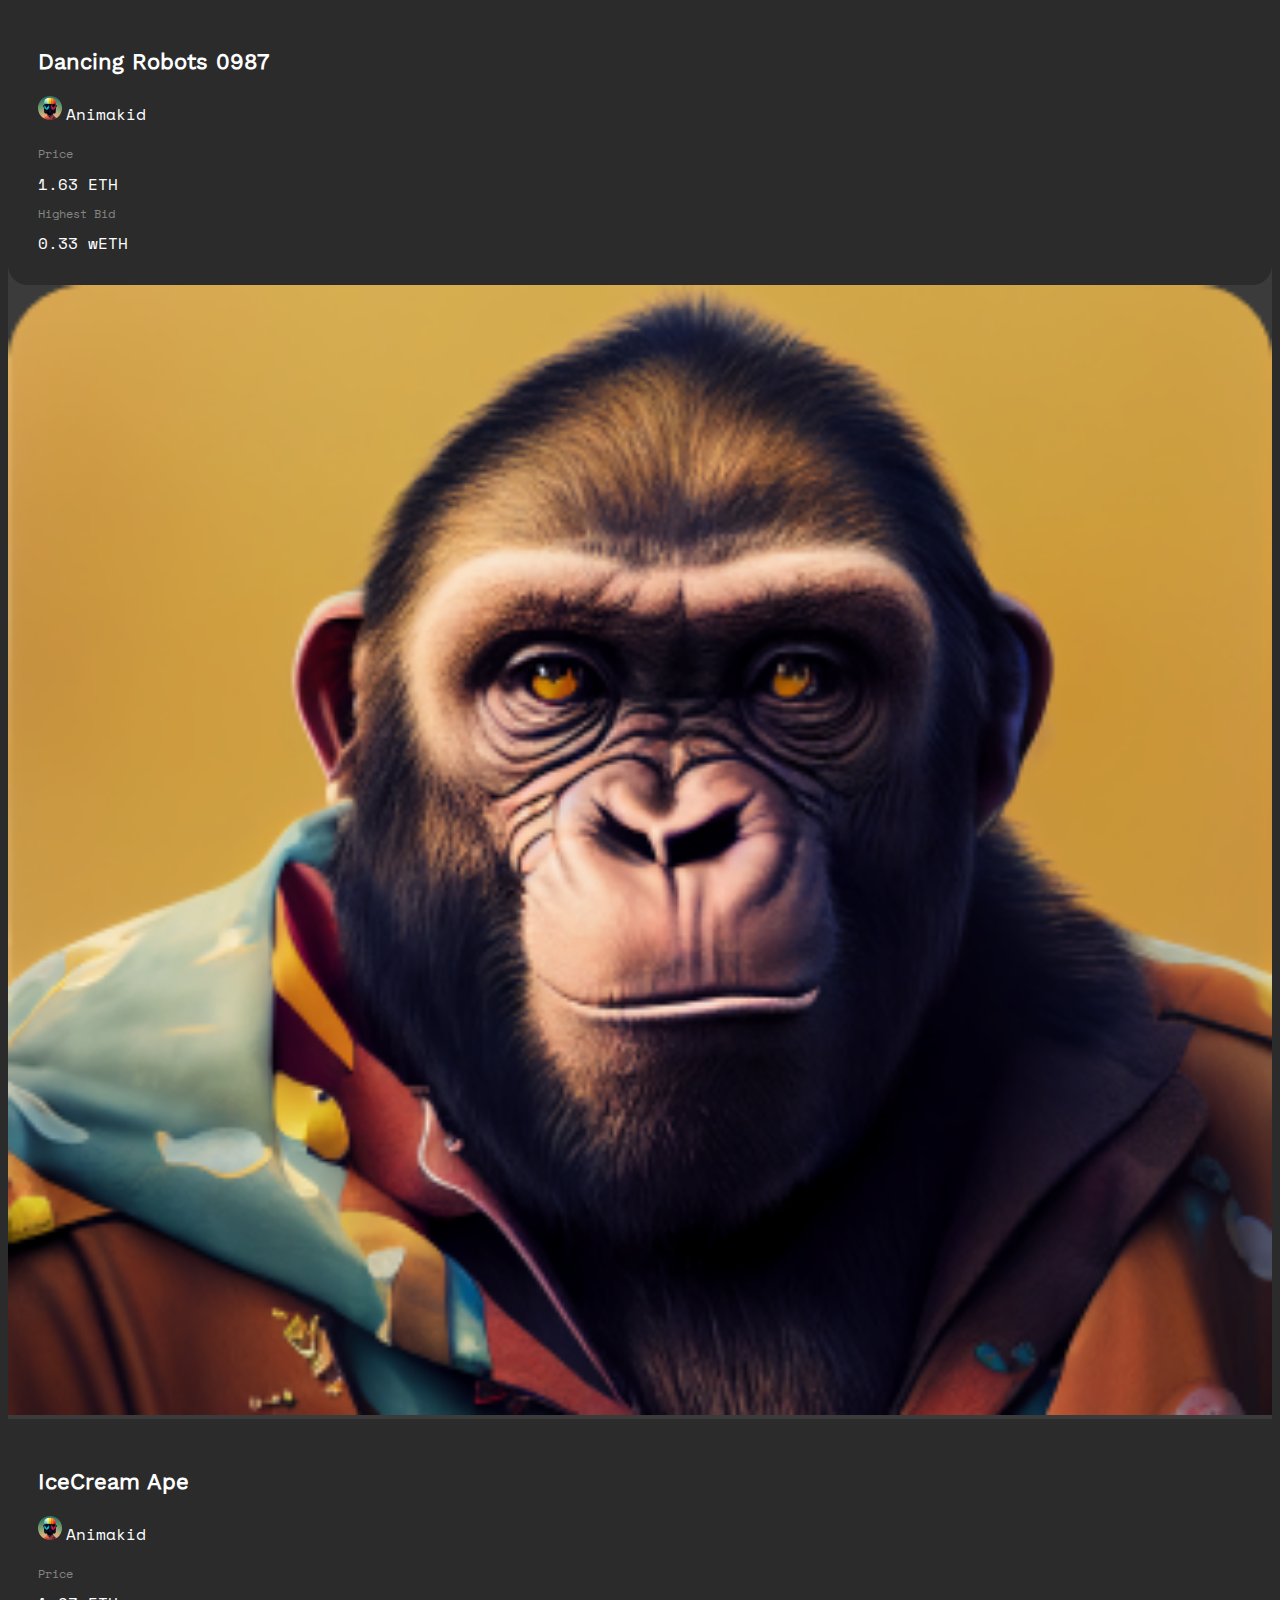
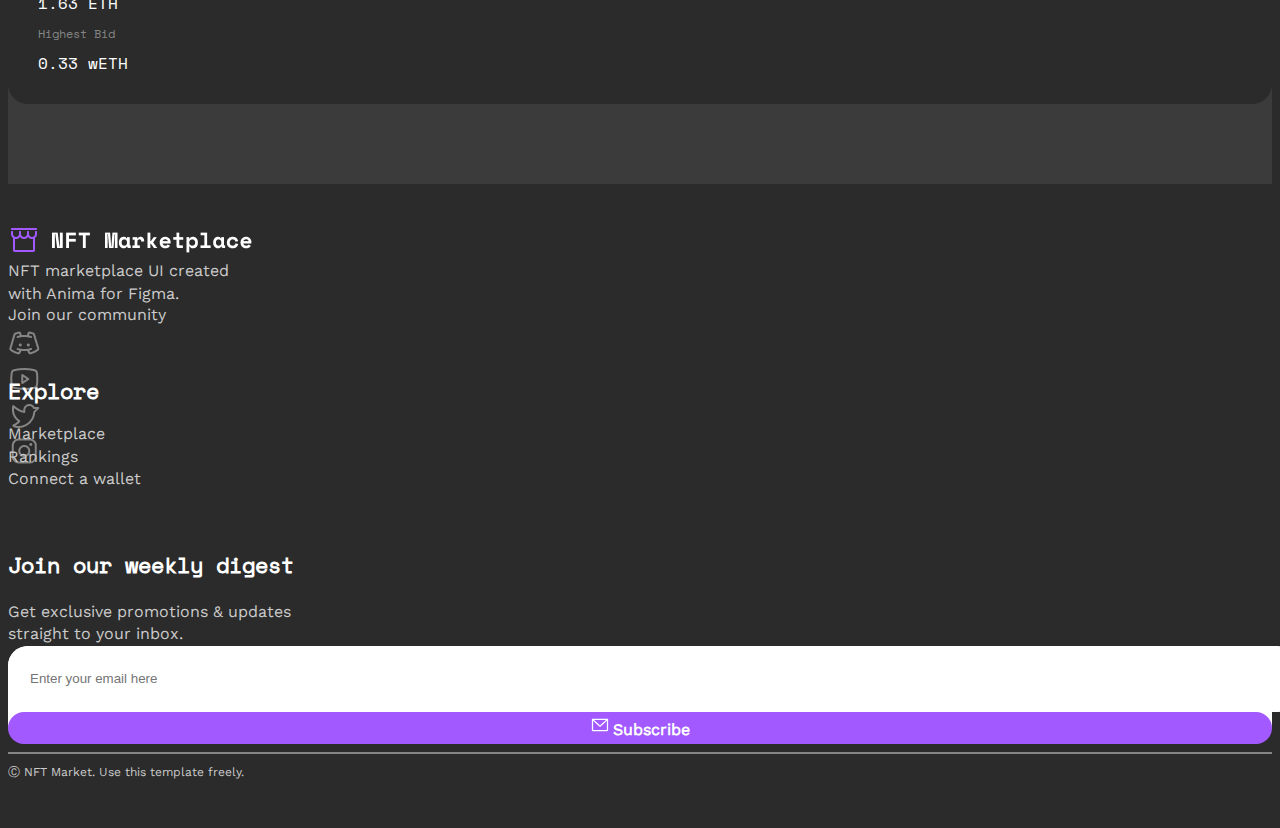
<file: animakid/animakid.html>
<!DOCTYPE html>
<html lang="en">

<head>
    <meta charset="UTF-8">
    <meta http-equiv="X-UA-Compatible" content="IE=edge">
    <meta name="viewport" content="width=device-width, initial-scale=1.0">
    <link href="https://cdn.jsdelivr.net/npm/bootstrap@5.3.0-alpha2/dist/css/bootstrap.min.css" rel="stylesheet"
        integrity="sha384-aFq/bzH65dt+w6FI2ooMVUpc+21e0SRygnTpmBvdBgSdnuTN7QbdgL+OapgHtvPp" crossorigin="anonymous">
    <script src="https://cdn.jsdelivr.net/npm/bootstrap@5.3.0-alpha2/dist/js/bootstrap.bundle.min.js"
        integrity="sha384-qKXV1j0HvMUeCBQ+QVp7JcfGl760yU08IQ+GpUo5hlbpg51QRiuqHAJz8+BrxE/N"
        crossorigin="anonymous"></script>
    <link rel="stylesheet" href="style.css">
    <title>Document</title>

    <style>
        .main-nav {
            display: flex;
            justify-content: end;
        }

        .toggle-btn {
            color: #2B2B2B;
            background-color: #2B2B2B;
        }

        .navmenu {
            display: flex;
            align-items: center;

            gap: 30px;
        }

        .navmenu li a:hover {
            color: #A259FF !important;
        }

        .navmenu li>a {
            color: #FFFFFF;
            font-family: worksans;
            text-decoration: none;
        }

        .sign-up-btn {
            width: 152px;
            height: 60px;
            background: #A259FF;
            border-radius: 20px;
            border-color: transparent;
            margin-left: 30px;
        }

        .sign-up-btn button {
            width: 152px;
            height: 60px;
            border-radius: 20px;
            background-color: transparent;
            display: flex;
            justify-content: center;
            align-items: center;
            gap: 12px;
            font-family: worksans;
        }

        .sign-up-btn:hover {
            background-color: #A259FF;
        }

        .section1-bg-image-box {
            background-image: url(./img/animakidbgimage.png);
            background-repeat: no-repeat;
            background-size: cover;
            width: 100%;
            height: 320px;
        }

        @media (max-width: 425px) {

            body {
                padding-top: 0;
            }

            .navbartogglebtn {
                width: 100% !important;
                display: flex !important;
                justify-content: space-between !important;
            }

            .navbar-toggler-icon {
                background-image: url(../src/img/burgermenu.png);
            }

            .section1-bg-image-box {
                background-image: url(./img/animakidbgimagemobile.png);
                background-repeat: no-repeat;
                background-size: cover;
                margin-top: 0;
            }

            .animakid-profile-box {
               display: flex;
               justify-content: center;
            }

            .section2 {
                padding-bottom: 14px;
            }

            .section2-btn-box {
                display: flex;
                flex-direction: column;
                gap: 20px;
            }

            .tabs>h2 {
                font-size: 16px;
            }

            .tabs>h2:hover {
                color: #FFFFFF;
            }

            .animakid-profile-header {
                margin-bottom: 30px;
            }

            .animakid-profile-header>h1 {
                font-weight: 600;
                font-size: 28px;
                line-height: 140%;
            }

            .copy-btn {
                width: 100%;
            }

            .follow-btn {
                width: 100%;
            }

            .stats>h2 {
                font-size: 22px;
            }

            .stats>span {
                font-size: 16px;
            }

            .bio-box>h3 {
                font-size: 16px;
                line-height: 140%;
            }

            .bio-box>span {
                font-size: 16px;
                line-height: 140%;
            }

            .web-links>h3 {
                font-weight: 400;
                font-size: 16px;
                line-height: 140%;
            }

            .web-links-icons {
                width: 160px;
            }

            .web-links-icons>img {
                width: 24px;
                height: 24px;
            }

            .nft-card2 {
                margin-top: 30px;
            }

            .footer-nft-marketplace {
                width: 100%;
            }

            .Explore-h {
                margin-top: 30px;
            }

            .footer-explore-pages {
                margin-bottom: 20px;
            }

            .mobiledigest {
                margin-top: 30px;
            }

            .subscribe-form1 {
                display: grid !important;
                background-color: transparent;
            }

            .hr {
                margin-top: 30px;
            }

            .email-input1 {
                width: 100% !important;
                height: auto !important;
                padding: 12px !important;
            }

            .subscribe-btn1 {
                gap: 12px;
                width: 100% !important;
                padding: 12px !important;
                margin-top: 16px !important;
                display: flex;
                justify-content: center;
                align-content: center;
            }

        }
    </style>



</head>

<body>

    <div class="container-fluid">

        <div class="row">

            <div class="navbar navbar-expand-lg main-nav">

                <div class="container">

                    <div class="navbartogglebtn">

                        <span class="navbar-brand brand" !important>
                            <a class="navbar-brand" href="../index.html">
                                <img src="../src/img/Logo.png">
                            </a>
                        </span>

                        <button class="navbar-toggler toggle-btn" type="button" data-bs-toggle="collapse"
                            data-bs-target="#mynav">
                            <span class="navbar-toggler-icon"></span>
                        </button>

                    </div>

                    <div class="collapse navbar-collapse main-nav" id="mynav">

                        <ul class="nav navbar-nav navbar-list navmenu">
                            <li class="nav-item">
                                <a href="" class="nav-link">Marketplace</a>
                            </li>
                            <li class="nav-item">
                                <a href="" class="nav-link">Rankings</a>
                            </li>
                            <li class="nav-item">
                                <a href="../walllet/wallet.html" class="nav-link">Connect a wallet</a>
                            </li>
                        </ul>

                        <a href="sign-up.html" style="text-decoration: none;" target="_blank">

                            <button class="btn sign-up-btn d-flex  justify-content-center align-items-center"
                                type="submit">

                                <div class="me-2">
                                    <img src="../src/img/uservector.png" alt="">
                                </div>

                                <span style="color: #FFFFFF; font-size: 16px;">Sign Up</span>

                            </button>
                        </a>

                    </div>
                </div>

            </div>

        </div>

    </div>

    <div class="container-fluid section1">

        <div class="row">

            <div class="col-md-12 col-lg-12 col-sm-12 p-0 section1-bg-image-box">

                <!-- <img src="./img/animakidbgimage.png" alt="" class="section1-bg-image"> -->

            </div>

        </div>
    </div>

    <div class="container animakid-profile">

        <div class="row">

            <div class="col-md-12 animakid-profile-box">

                <img src="./img/avataranimakidprofile.png" alt="" style="position: absolute; bottom: -50px;">

            </div>

        </div>

    </div>

    <div class="container section2">

        <div class="row">

            <div class="col-md-6 col-lg-6 col-sm-12 animakid-profile-header">
                <h1>Animakid</h1>
            </div>

            <div class="col-md-6 col-lg-6 col-sm-12 d-flex justify-content-end section2-btn-box">

                <button class="copy-btn" type="button">

                    <img src="./img/Copy.png" alt="">

                    <span>0xc0E3...B79C</span>

                </button>

                <button class="follow-btn" type="button">

                    <img src="./img/Plus.png" alt="">

                    <span>Follow</span>

                </button>

            </div>

        </div>

        <div class="row">

            <div class="col-md-6 col-lg-6 col-sm-12 d-flex justify-content-between stats-box">

                <div class="stats">
                    <h2>250k+</h2>
                    <span>Volume</span>
                </div>

                <div class="stats">
                    <h2>50+</h2>
                    <span>NFTs Sold</span>
                </div>

                <div class="stats">
                    <h2>3000+</h2>
                    <span>Followers</span>
                </div>

            </div>

        </div>

        <div class="row">

            <div class="col-md-6 col-lg-6 col-sm-12 bio-box">

                <h3>Bio</h3>

                <span>The internet's friendliest designer kid.</span>

            </div>

        </div>

        <div class="row">

            <div class="col-md-6 col-lg-6 col-sm-12 web-links">

                <h3>Links</h3>

                <div class="web-links-icons">

                    <img src="./img/Globe.png" alt="">

                    <img src="./img/DiscordLogo.png" alt="">

                    <img src="./img/YoutubeLogo.png" alt="">

                    <img src="./img/TwitterLogo.png" alt="">

                    <img src="./img/InstagramLogo.png" alt="">

                </div>


            </div>

        </div>

    </div>

    <div class="container-fluid">
        <hr>
    </div>

    <div class="container section3">

        <div class="row">

            <div class="col-4 d-flex justify-content-center tabs">

                <h2>Created</h2>

                <div class="frame1 d-none d-md-flex">

                    <span>302</span>

                </div>

                <!-- <div class="tabs-hr">
                    <hr>
                </div> -->

            </div>

            <div class="col-4 d-flex justify-content-center tabs">

                <h2>owned</h2>

                <div class="frame2 d-none d-md-flex">

                    <span>67</span>

                </div>

            </div>

            <div class="col-4 d-flex justify-content-center tabs">

                <h2>Collection</h2>

                <div class="frame3 d-none d-md-flex">

                    <span>4</span>

                </div>

            </div>

        </div>

    </div>

    <div class="container-fluid section4">

        <div class="container">

            <div class="row">

                <div class="col-md-4 col-lg-4 col-sm-12">

                    <div class="nft-card">

                        <div>
                            <img src="../src/img/DistantGalaxy.png" alt="" style="width: 100%;">
                        </div>

                        <div class="nft-card-nft-info">

                            <h2>Distant Galaxy</h2>

                            <div class="d-flex artist-avatar">

                                <img src="./img/Avatar.png" alt="">

                                <span>Animakid</span>

                            </div>

                            <div class="d-flex justify-content-between distantgalaxy-add-info">

                                <div class="distantgalaxy-add-info-box">
                                    <h3>Price</h3>
                                    <span>1.63 ETH</span>
                                </div>

                                <div class="distantgalaxy-add-info-box">
                                    <h3>Highest Bid</h3>
                                    <span>0.33 wETH</span>
                                </div>

                            </div>

                        </div>

                    </div>

                </div>

                <div class="col-md-4 col-lg-4 col-sm-12">

                    <div class="nft-card nft-card2">

                        <div>
                            <img src="../src/img/LifeOnEdena.png" alt="" style="width: 100%;">
                        </div>

                        <div class="nft-card-nft-info">

                            <h2>Life On Edena</h2>

                            <div class="d-flex artist-avatar">

                                <img src="./img/Avatar.png" alt="">

                                <span>Animakid</span>

                            </div>

                            <div class="d-flex justify-content-between distantgalaxy-add-info">

                                <div class="distantgalaxy-add-info-box">
                                    <h3>Price</h3>
                                    <span>1.63 ETH</span>
                                </div>

                                <div class="distantgalaxy-add-info-box">
                                    <h3>Highest Bid</h3>
                                    <span>0.33 wETH</span>
                                </div>

                            </div>

                        </div>

                    </div>

                </div>

                <div class="col-md-4 col-lg-4 col-sm-12">

                    <div class="nft-card nft-card2">

                        <div>
                            <img src="../src/img/AstroFiction.png" alt="" style="width: 100%;">
                        </div>

                        <div class="nft-card-nft-info">

                            <h2>AstroFiction</h2>

                            <div class="d-flex artist-avatar">

                                <img src="./img/Avatar.png" alt="">

                                <span>Animakid</span>

                            </div>

                            <div class="d-flex justify-content-between distantgalaxy-add-info">

                                <div class="distantgalaxy-add-info-box">
                                    <h3>Price</h3>
                                    <span>1.63 ETH</span>
                                </div>

                                <div class="distantgalaxy-add-info-box">
                                    <h3>Highest Bid</h3>
                                    <span>0.33 wETH</span>
                                </div>

                            </div>

                        </div>

                    </div>

                </div>

            </div>

            <div class="row mt-4 d-none d-md-flex">

                <div class="col-md-4 col-lg-4 col-sm-12">

                    <div class="nft-card">

                        <div>
                            <img src="./img/cryptocity.png" alt="" style="width: 100%;">
                        </div>

                        <div class="nft-card-nft-info">

                            <h2>CryptoCity</h2>

                            <div class="d-flex artist-avatar">

                                <img src="./img/Avatar.png" alt="">

                                <span>Animakid</span>

                            </div>

                            <div class="d-flex justify-content-between distantgalaxy-add-info">

                                <div class="distantgalaxy-add-info-box">
                                    <h3>Price</h3>
                                    <span>1.63 ETH</span>
                                </div>

                                <div class="distantgalaxy-add-info-box">
                                    <h3>Highest Bid</h3>
                                    <span>0.33 wETH</span>
                                </div>

                            </div>

                        </div>

                    </div>

                </div>

                <div class="col-md-4 col-lg-4 col-sm-12">

                    <div class="nft-card">

                        <div>
                            <img src="./img/colorfulldog.png" alt="" style="width: 100%;">
                        </div>

                        <div class="nft-card-nft-info">

                            <h2>ColorfulDog 0524</h2>

                            <div class="d-flex artist-avatar">

                                <img src="./img/Avatar.png" alt="">

                                <span>Animakid</span>

                            </div>

                            <div class="d-flex justify-content-between distantgalaxy-add-info">

                                <div class="distantgalaxy-add-info-box">
                                    <h3>Price</h3>
                                    <span>1.63 ETH</span>
                                </div>

                                <div class="distantgalaxy-add-info-box">
                                    <h3>Highest Bid</h3>
                                    <span>0.33 wETH</span>
                                </div>

                            </div>

                        </div>

                    </div>

                </div>

                <div class="col-md-4 col-lg-4 col-sm-12">

                    <div class="nft-card">

                        <div>
                            <img src="./img/spacetabs.png" alt="" style="width: 100%;">
                        </div>

                        <div class="nft-card-nft-info">

                            <h2>Space Tales</h2>

                            <div class="d-flex artist-avatar">

                                <img src="./img/Avatar.png" alt="">

                                <span>Animakid</span>

                            </div>

                            <div class="d-flex justify-content-between distantgalaxy-add-info">

                                <div class="distantgalaxy-add-info-box">
                                    <h3>Price</h3>
                                    <span>1.63 ETH</span>
                                </div>

                                <div class="distantgalaxy-add-info-box">
                                    <h3>Highest Bid</h3>
                                    <span>0.33 wETH</span>
                                </div>

                            </div>

                        </div>

                    </div>

                </div>

            </div>

            <div class="row mt-4 d-none d-md-flex">

                <div class="col-md-4 col-lg-4 col-sm-12">

                    <div class="nft-card">

                        <div>
                            <img src="./img/cherrygirl.png" alt="" style="width: 100%;">
                        </div>

                        <div class="nft-card-nft-info">

                            <h2>Cherry Blossom Girl 037</h2>

                            <div class="d-flex artist-avatar">

                                <img src="./img/Avatar.png" alt="">

                                <span>Animakid</span>

                            </div>

                            <div class="d-flex justify-content-between distantgalaxy-add-info">

                                <div class="distantgalaxy-add-info-box">
                                    <h3>Price</h3>
                                    <span>1.63 ETH</span>
                                </div>

                                <div class="distantgalaxy-add-info-box">
                                    <h3>Highest Bid</h3>
                                    <span>0.33 wETH</span>
                                </div>

                            </div>

                        </div>

                    </div>

                </div>

                <div class="col-md-4 col-lg-4 col-sm-12">

                    <div class="nft-card">

                        <div>
                            <img src="./img/dancingrobot.png" alt="" style="width: 100%;">
                        </div>

                        <div class="nft-card-nft-info">

                            <h2>Dancing Robots 0987</h2>

                            <div class="d-flex artist-avatar">

                                <img src="./img/Avatar.png" alt="">

                                <span>Animakid</span>

                            </div>

                            <div class="d-flex justify-content-between distantgalaxy-add-info">

                                <div class="distantgalaxy-add-info-box">
                                    <h3>Price</h3>
                                    <span>1.63 ETH</span>
                                </div>

                                <div class="distantgalaxy-add-info-box">
                                    <h3>Highest Bid</h3>
                                    <span>0.33 wETH</span>
                                </div>

                            </div>

                        </div>

                    </div>

                </div>

                <div class="col-md-4 col-lg-4 col-sm-12">

                    <div class="nft-card">

                        <div>
                            <img src="./img/icecreameape.png" alt="" style="width: 100%;">
                        </div>

                        <div class="nft-card-nft-info">

                            <h2>IceCream Ape </h2>

                            <div class="d-flex artist-avatar">

                                <img src="./img/Avatar.png" alt="">

                                <span>Animakid</span>

                            </div>

                            <div class="d-flex justify-content-between distantgalaxy-add-info">

                                <div class="distantgalaxy-add-info-box">
                                    <h3>Price</h3>
                                    <span>1.63 ETH</span>
                                </div>

                                <div class="distantgalaxy-add-info-box">
                                    <h3>Highest Bid</h3>
                                    <span>0.33 wETH</span>
                                </div>

                            </div>

                        </div>

                    </div>

                </div>

            </div>

        </div>
    </div>

    <div class="container-fluid footer">

        <div class="container">

            <div class="row">

                <div class="col-md-4 col-lg-4 col-sm-12">

                    <div class="mb-4">
                        <img src="../src/img/Logo.png" alt="">
                    </div>

                    <div>
                        <div class="mb-3 footer-nft-marketplace">
                            <span>NFT marketplace UI created with Anima for Figma.</span>
                        </div>

                        <div class="mb-2">
                            <span style="font-family: worksans; font-weight: 400;
                            font-size: 16px;
                            line-height: 140%; color: #CCCCCC;">Join our community</span>
                        </div>

                        <div class="d-flex footer-icons justify-content-between">
                            <div>
                                <img src="../src/img/DiscordLogo.png" alt="">
                            </div>
                            <div>
                                <img src="../src/img/YoutubeLogo.png" alt="">
                            </div>
                            <div>
                                <img src="../src/img/TwitterLogo.png" alt="">
                            </div>
                            <div>
                                <img src="../src/img/InstagramLogo.png" alt="">
                            </div>
                        </div>

                    </div>

                </div>

                <div class="col-md-3 col-lg-3 col-sm-12">

                    <div class="Explore-h">
                        <h1>Explore</h1>
                    </div>

                    <div class="footer-explore">
                        <div class="footer-explore-pages">
                            <a href="#">Marketplace</a>
                        </div>
                        <div class="footer-explore-pages">
                            <a href="#">Rankings</a>
                        </div>
                        <div class="footer-explore-pages">
                            <a href="#">Connect a wallet</a>
                        </div>
                    </div>
                </div>

                <div class="col-md-5 col-lg-5 col-sm-12">

                    <div class="mb-3 mobiledigest">

                        <h2 style="font-family: spacemono; font-weight: 700;
                        font-size: 22px;
                        line-height: 160%; color: #FFFFFF;">Join our weekly digest</h2>
                        <span style="font-family: worksans; font-weight: 400;
                        font-size: 16px;
                        line-height: 140%; color: #CCCCCC;">Get exclusive promotions & updates <br> straight to your
                            inbox.</span>

                    </div>

                    <div class="col-md-12 col-lg-12 col-sm-12 d-flex subscribe-form1">

                        <input type="text" class="email-input1" placeholder="Enter your email here">

                        <button type="submit" class="subscribe-btn1">

                            <img src="../src/img/EnvelopeSimple.png" alt="" class="d-flex d-md-none">

                            <span>Subscribe</span>

                        </button>

                    </div>

                </div>

            </div>

            <div class="row">
                <div class="container">
                    <hr style="border: 1px solid #858584;" class="hr">
                </div>
            </div>

            <div class="row">
                <div class="container">
                    <div class="col-md-12 col-lg-12 col-sm-12">
                        <span style="font-family: worksans; font-weight: 400;
                        font-size: 12px;
                        line-height: 110%; color: #CCCCCC;">Ⓒ NFT Market. Use this template freely.</span>
                    </div>
                </div>
            </div>

        </div>

    </div>

</body>

</html>
</file>
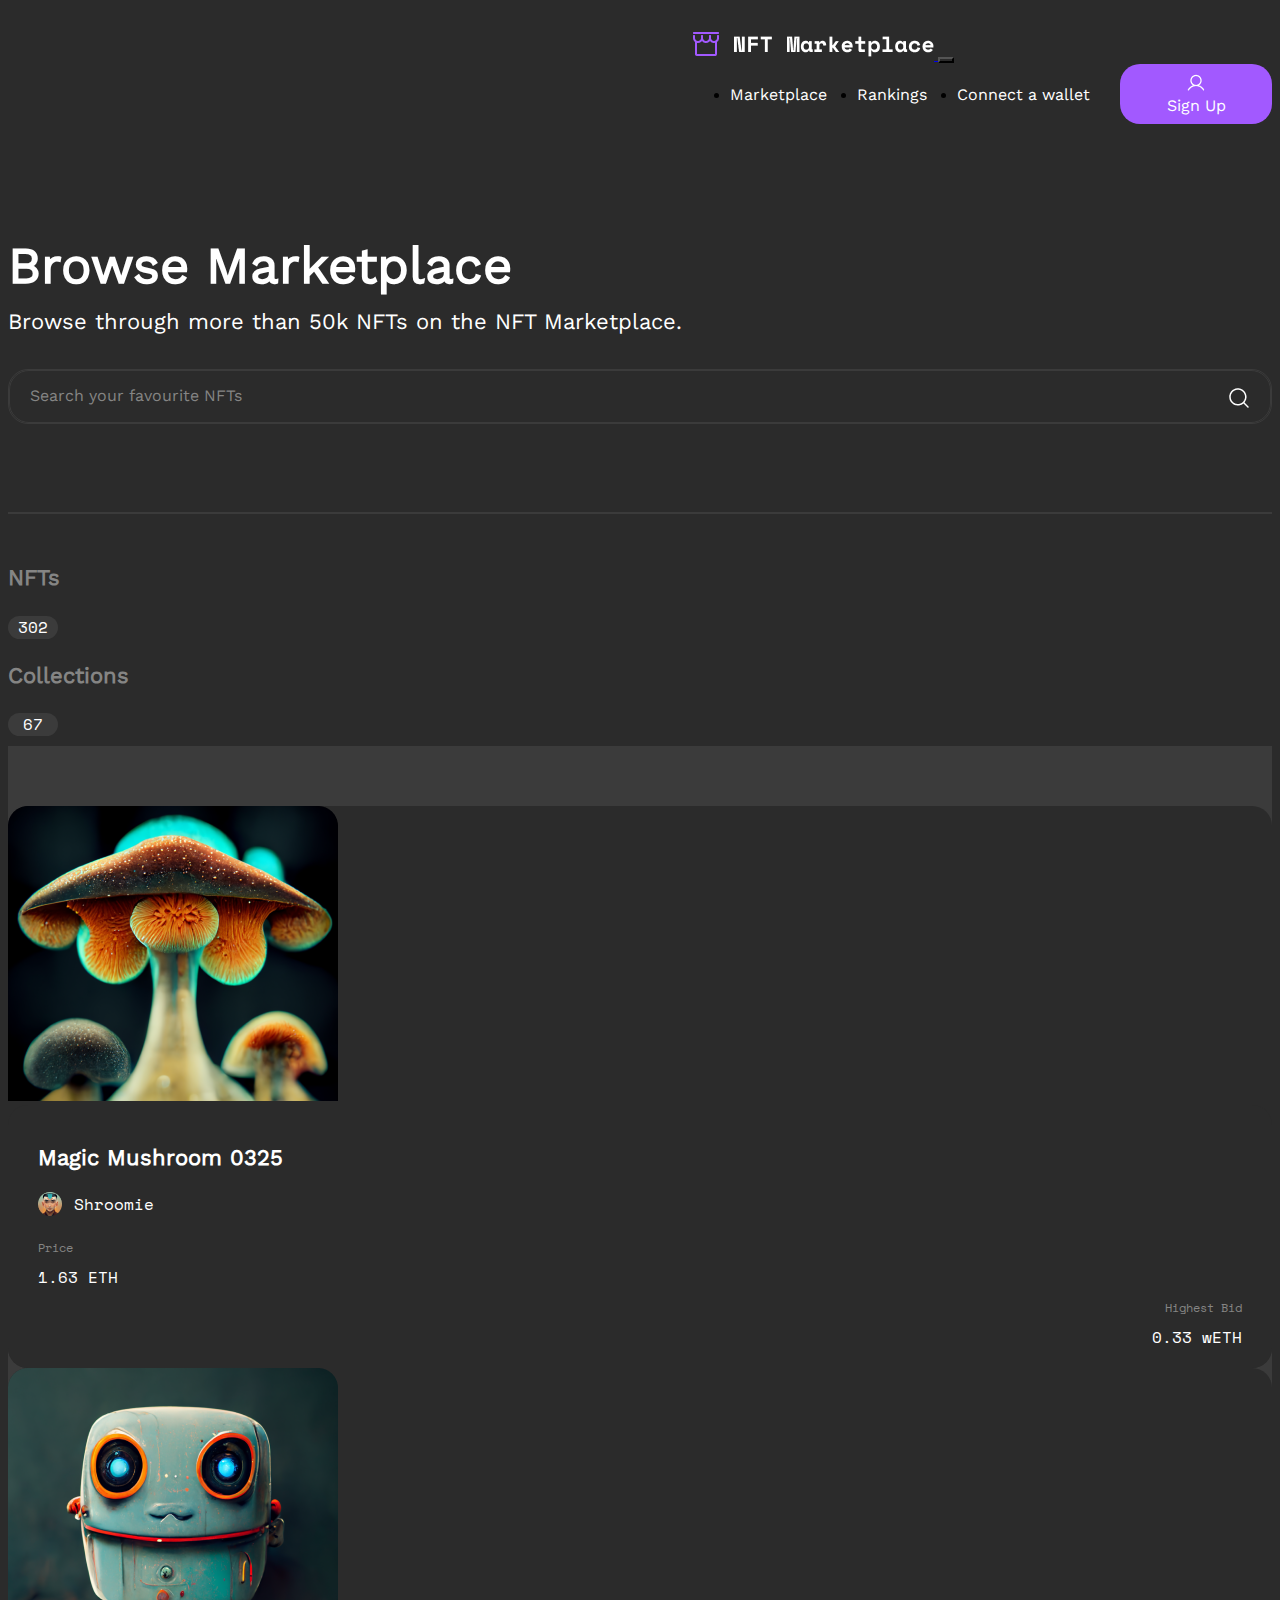
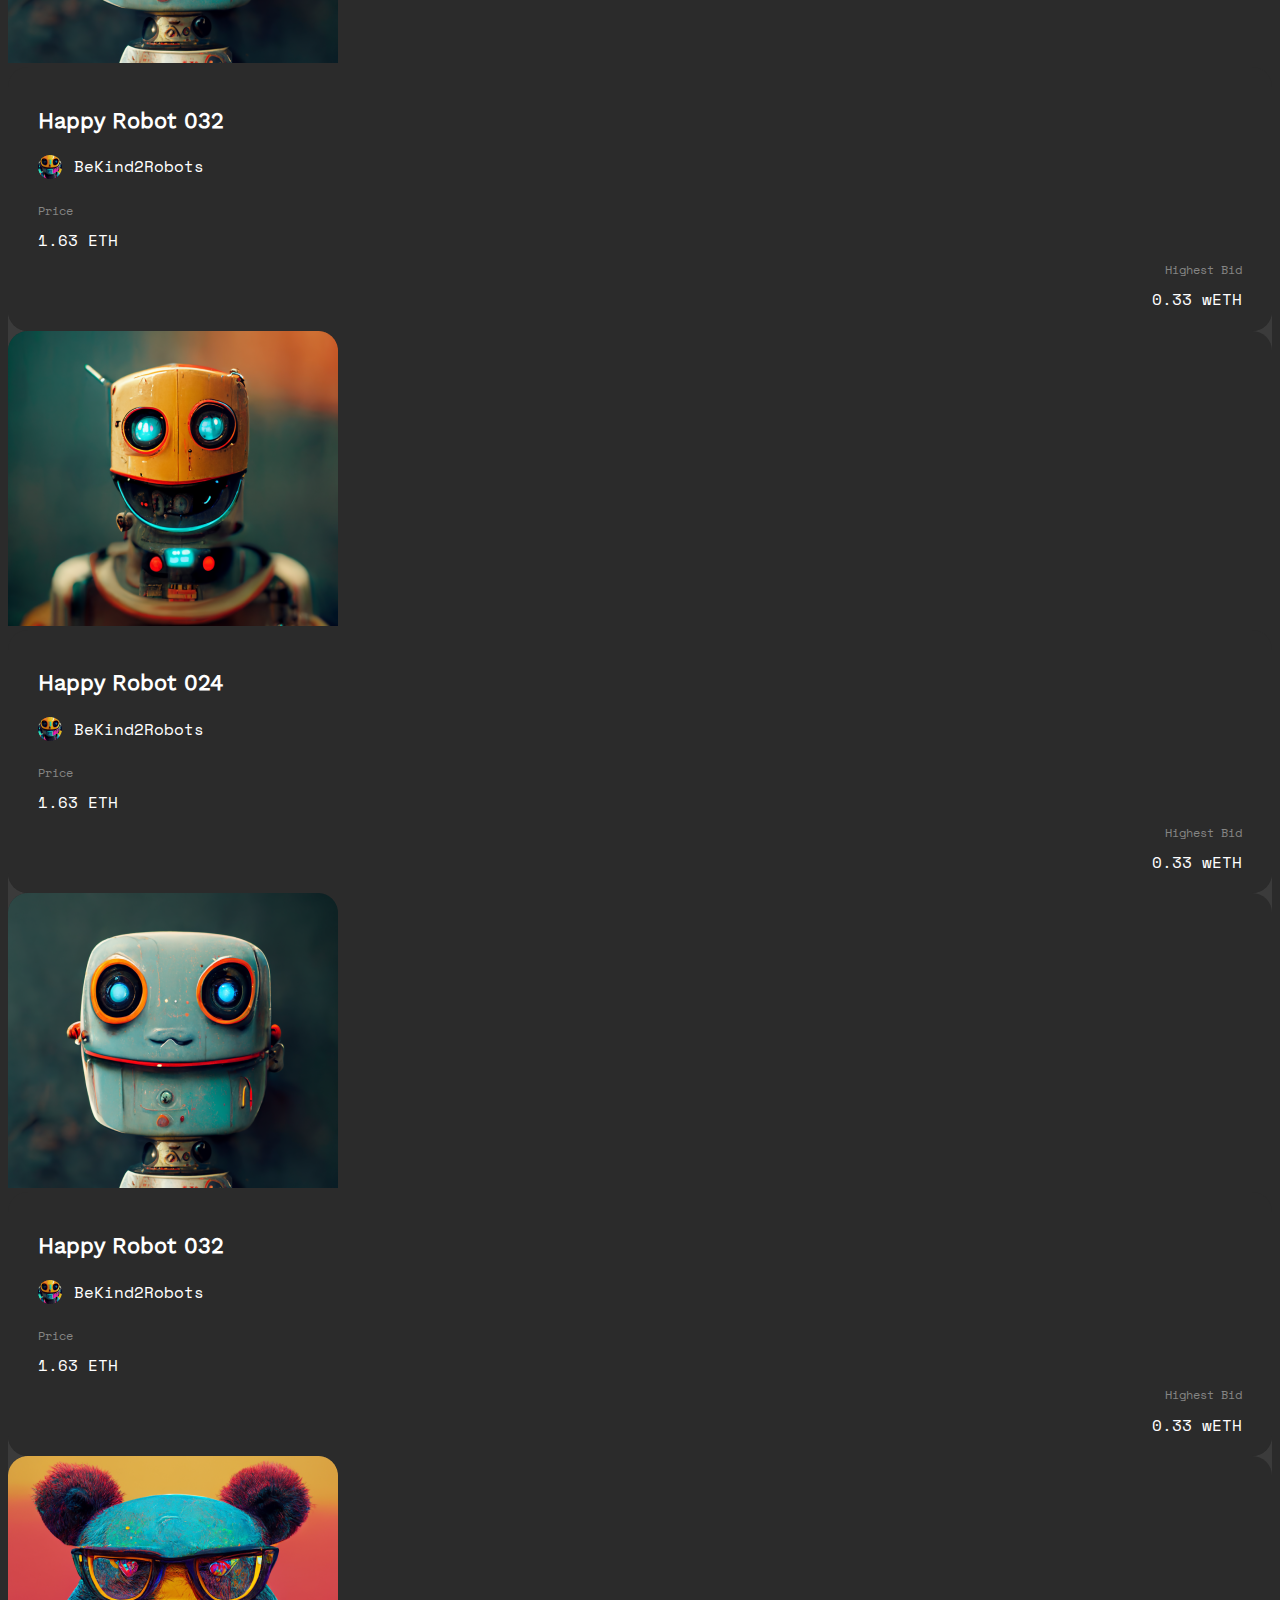
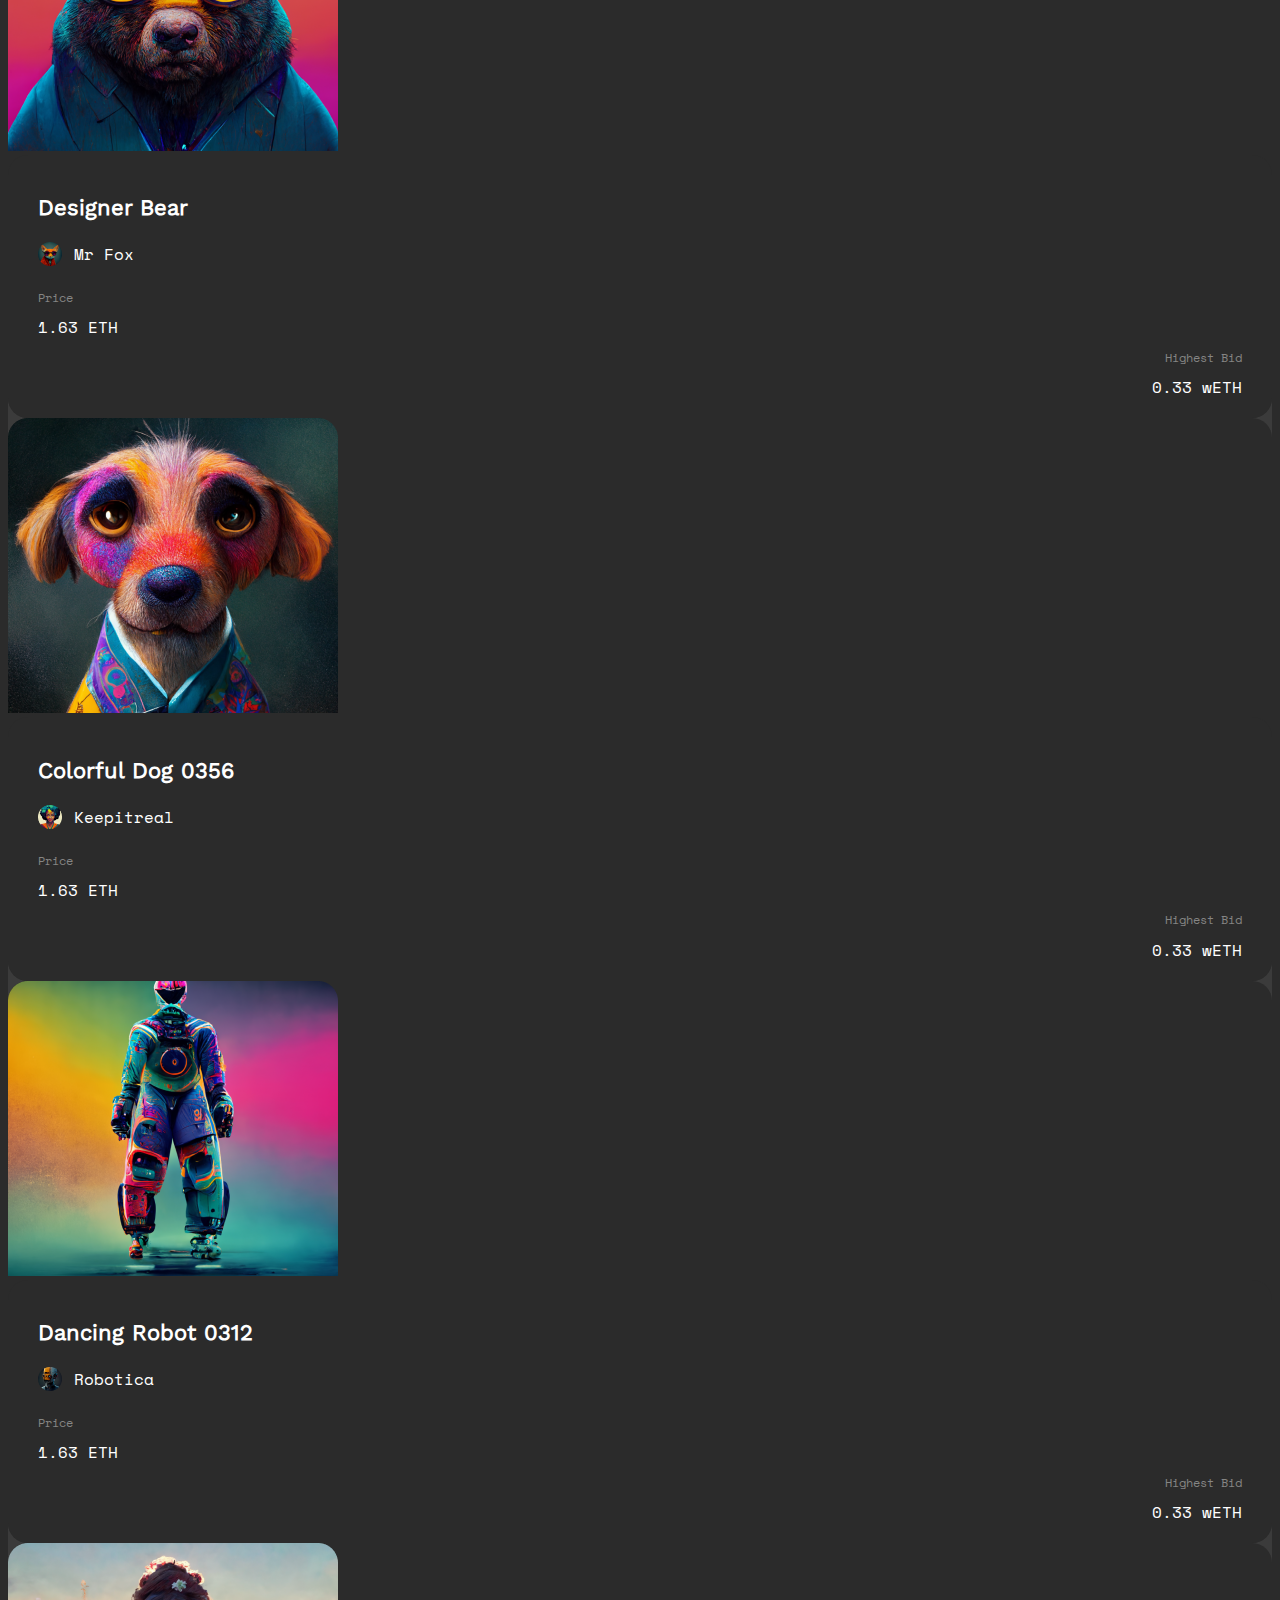
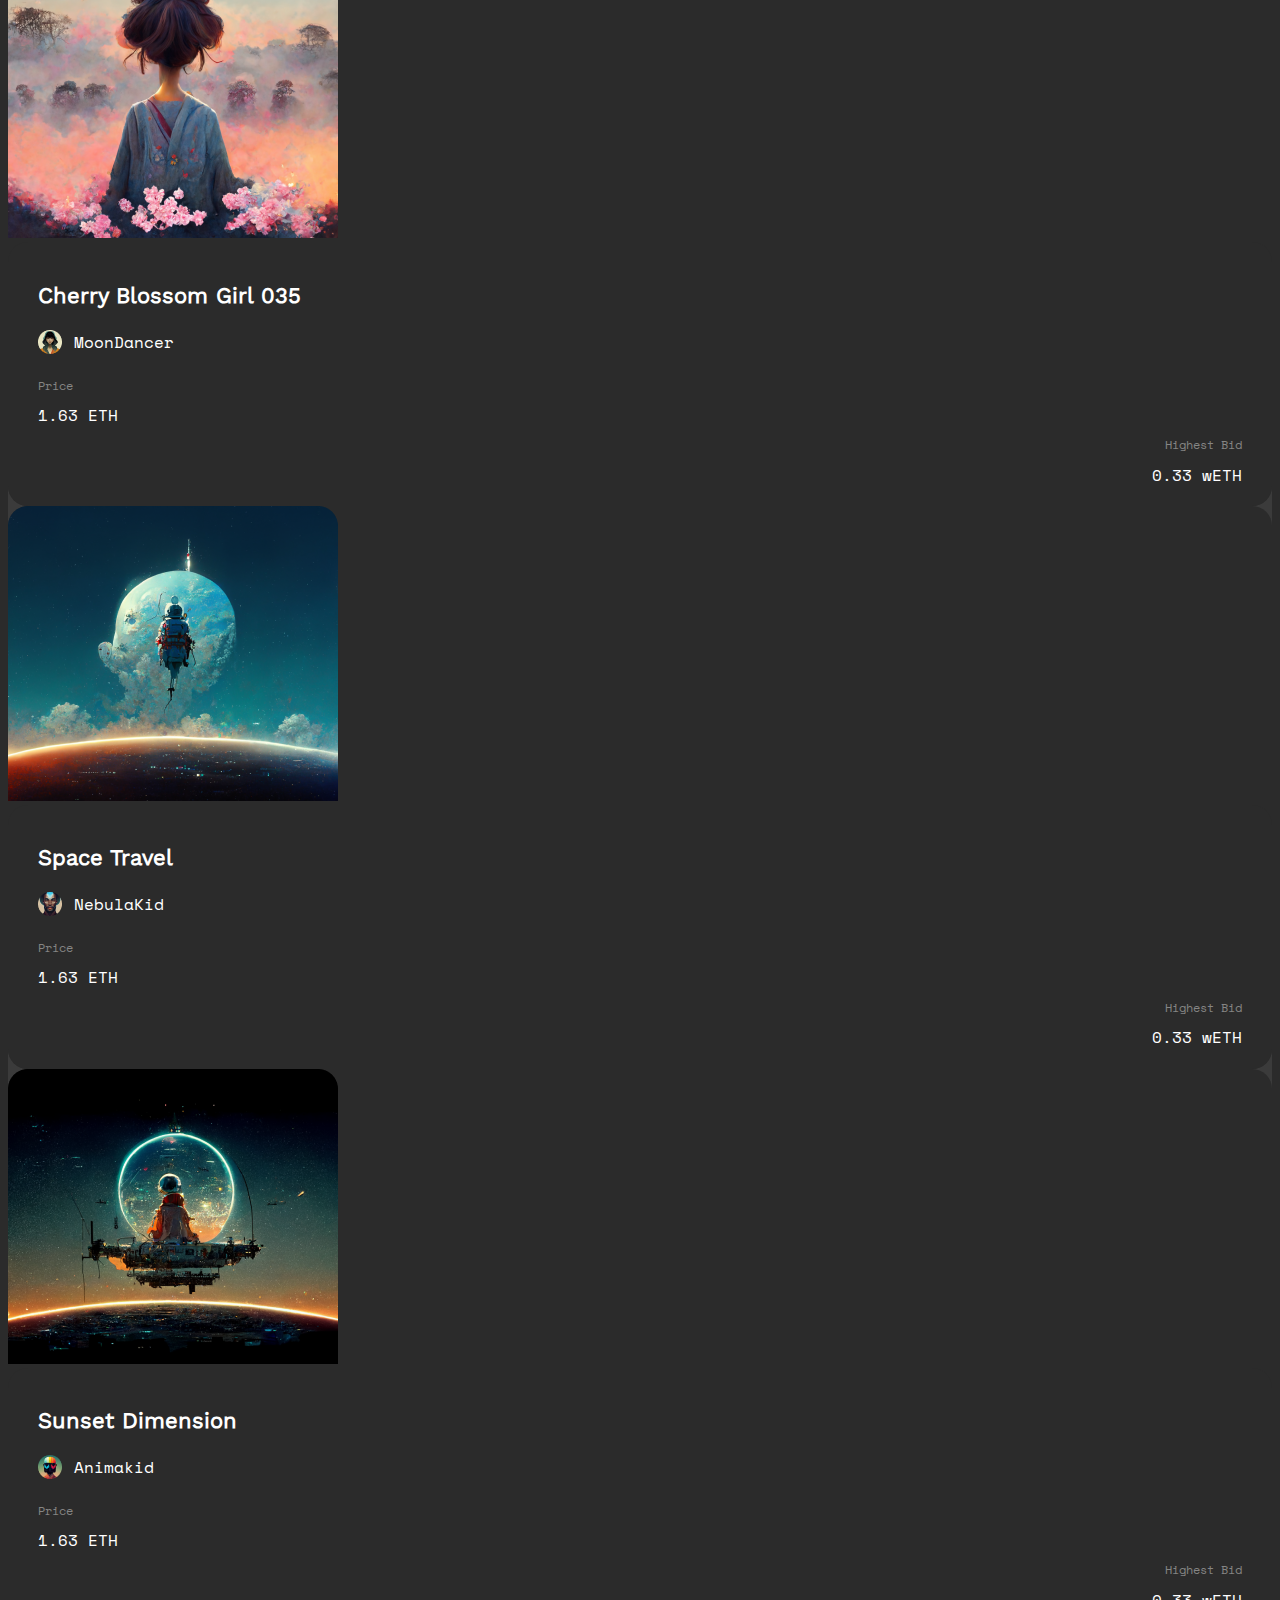
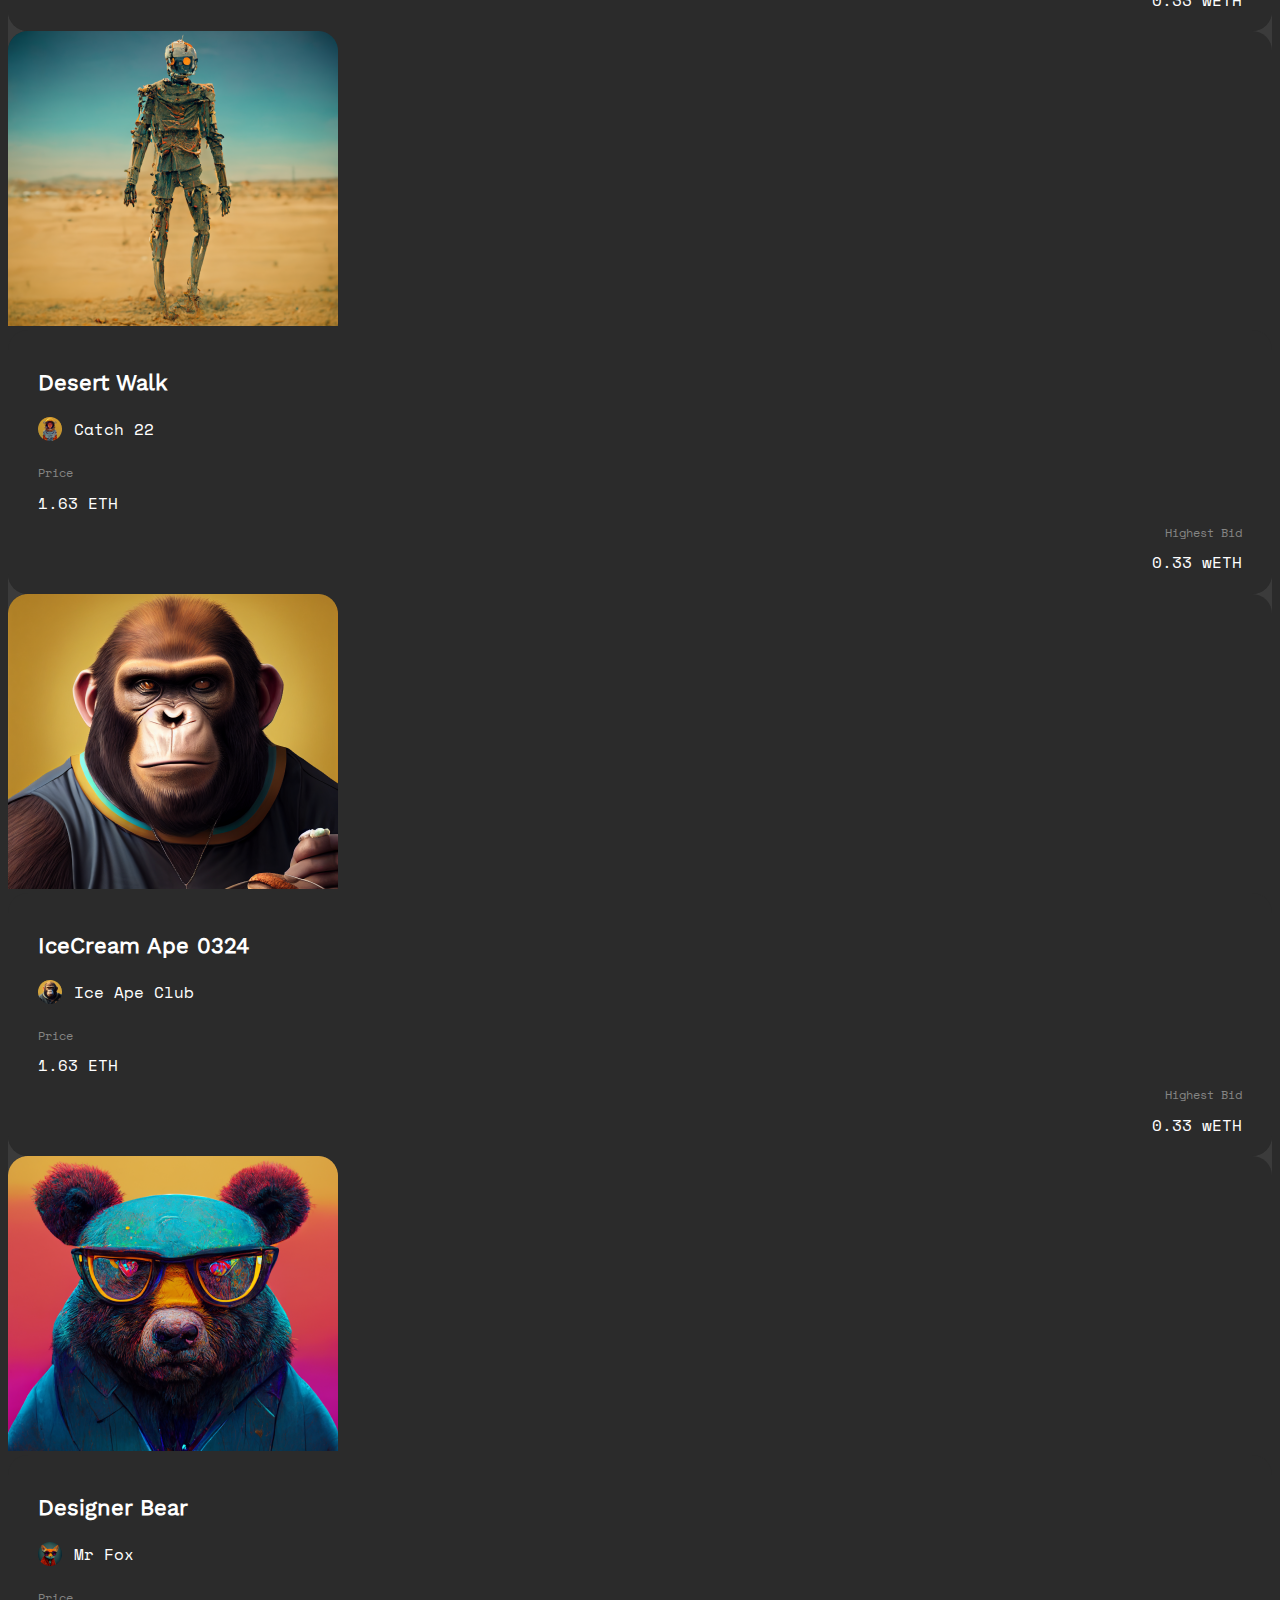
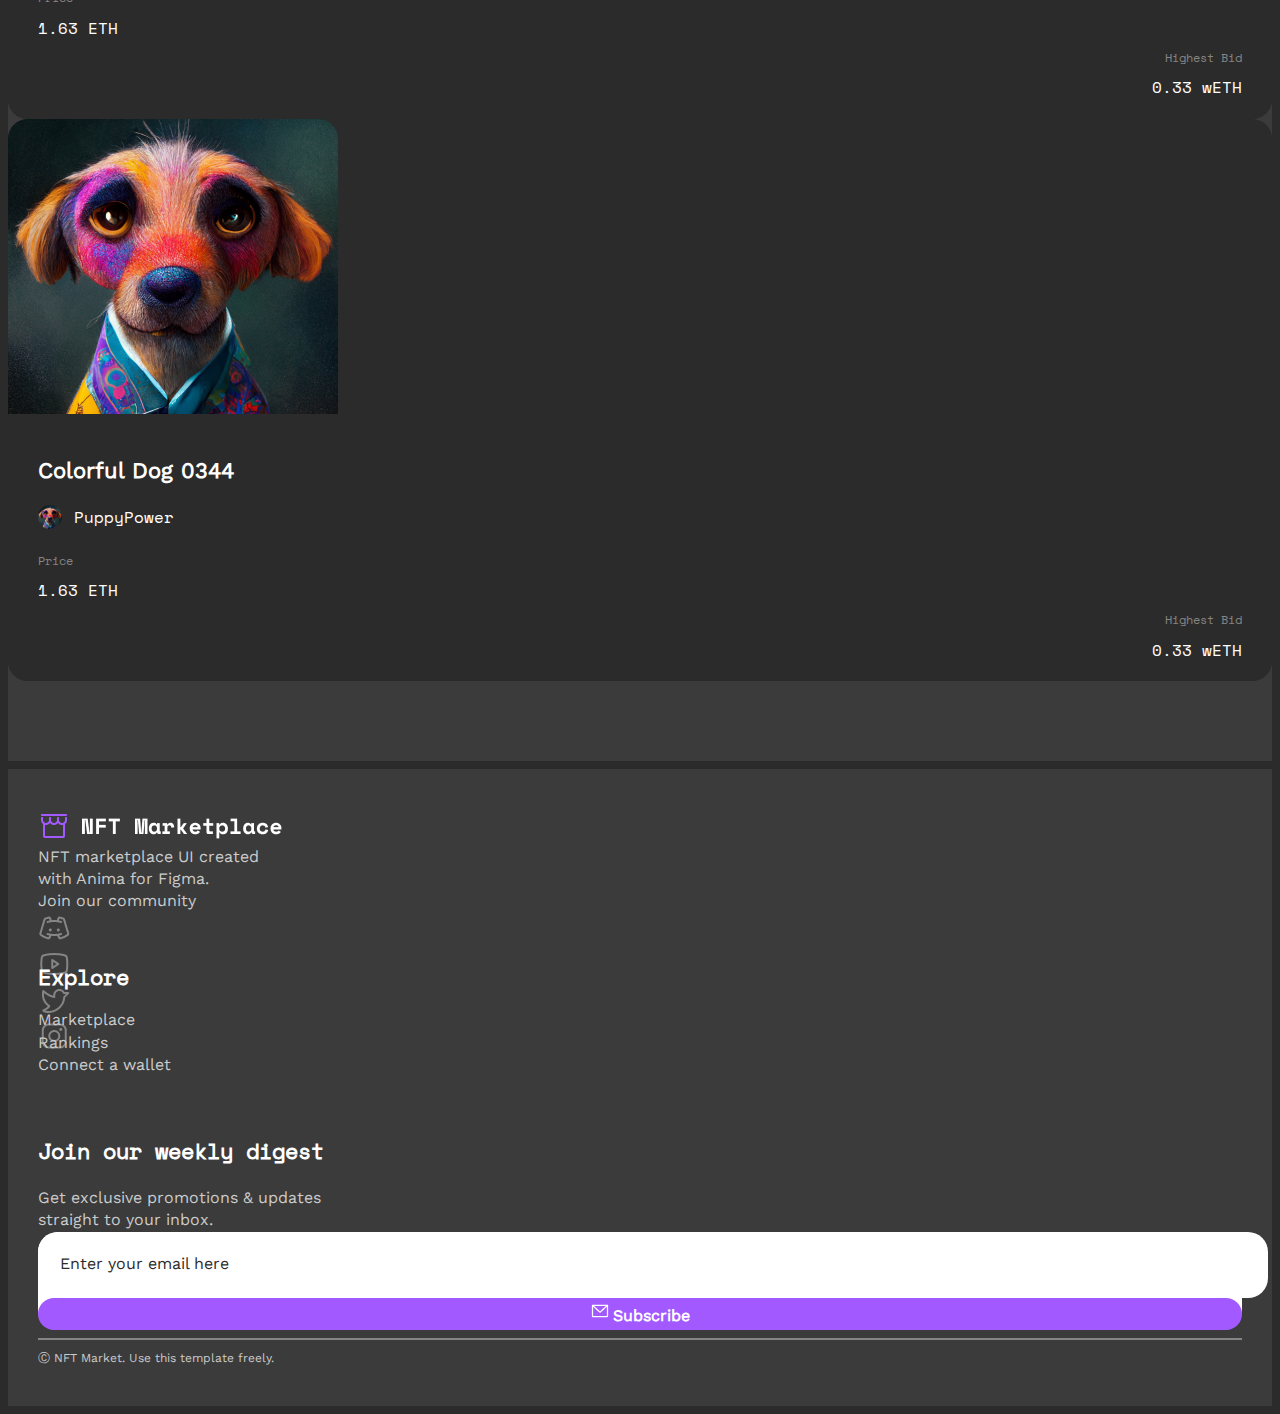
<file: Marketplace/marketplace.html>
<!DOCTYPE html>
<html lang="en">

<head>
    <meta charset="UTF-8">
    <meta http-equiv="X-UA-Compatible" content="IE=edge">
    <meta name="viewport" content="width=device-width, initial-scale=1.0">
    <link href="https://cdn.jsdelivr.net/npm/bootstrap@5.3.0-alpha2/dist/css/bootstrap.min.css" rel="stylesheet"
        integrity="sha384-aFq/bzH65dt+w6FI2ooMVUpc+21e0SRygnTpmBvdBgSdnuTN7QbdgL+OapgHtvPp" crossorigin="anonymous">
    <script src="https://cdn.jsdelivr.net/npm/bootstrap@5.3.0-alpha2/dist/js/bootstrap.bundle.min.js"
        integrity="sha384-qKXV1j0HvMUeCBQ+QVp7JcfGl760yU08IQ+GpUo5hlbpg51QRiuqHAJz8+BrxE/N"
        crossorigin="anonymous"></script>
    <title>Browse Marketplace</title>

    <style>
        @font-face {
            font-family: worksans;
            src: url(../src/fonts/worksans.ttf);
        }

        @font-face {
            font-family: spacemono;
            src: url(../src/fonts/spacemono.ttf);
        }

        body {
            background-color: #2B2B2B;
            padding-top: 20px;
        }

        .main-nav {
            display: flex;
            justify-content: end;
        }

        .toggle-btn {
            color: #2B2B2B;
            background-color: #2B2B2B;
        }

        .navmenu {
            display: flex;
            align-items: center;

            gap: 30px;
        }

        .navmenu li a:hover {
            color: #A259FF !important;
        }

        .navmenu li>a {
            color: #FFFFFF;
            font-family: worksans;
            text-decoration: none;
        }

        .sign-up-btn {
            width: 152px;
            height: 60px;
            background: #A259FF;
            border-radius: 20px;
            border-color: transparent;
            margin-left: 30px;
        }

        .sign-up-btn:hover {
            background-color: #A259FF;
        }

        .sign-up-btn button {
            width: 152px;
            height: 60px;
            border-radius: 20px;
            background-color: transparent;
            display: flex;
            justify-content: center;
            align-items: center;
            gap: 12px;
            font-family: worksans;
        }

        .sign-up-btn>span {
            font-family: worksans;
        }

        .s1header {
            padding-top: 80px;
            padding-bottom: 80px;
        }

        .s1header>h1 {
            font-family: worksans;
            color: #FFFFFF;
            font-weight: 600;
            font-size: 51px;
            line-height: 110%;

            margin-bottom: 10px;
        }

        .s1header>span {
            font-family: worksans;
            color: #FFFFFF;
            font-weight: 400;
            font-size: 22px;
            line-height: 160%;
        }

        .s1header-btn>::placeholder {
            font-family: worksans;
            font-size: 16px;
            line-height: 140%;
            color: #858584;
        }

        .subscribe-form1>::placeholder {
            font-family: worksans;
            font-weight: 400;
            font-size: 16px;
            line-height: 140%;
            color: #2B2B2B;
        }

        .s1header-btn {
            border: 1px solid #3B3B3B;
            border-radius: 20px;
            position: relative;
            margin-top: 30px;
        }

        .s1header-btn input {
            width: 100%;
            border: 1px solid #3B3B3B;
            border-radius: 20px;
            background-color: transparent;
            padding-top: 18px;
            padding-bottom: 18px;
            padding-left: 20px;
            outline: 0;
            color: #FFFFFF;
        }

        .s1header-btn img {
            position: absolute;
            right: 20px;
            top: 30%;
        }

        .hr-section-box {
            height: 1px;
        }

        .hr-section-box>hr {
            border: 1px solid #3B3B3B;
        }

        .section3 {
            padding-top: 28px;
            /* padding-bottom: 14px; */
        }

        /* .section3:hover {
            border-bottom: 3px solid blue;
        } */

        .s3box:hover {
            border-bottom: 3px solid #858584;
            padding-bottom: 10px;
            margin-bottom: 0;
        }

        .s3box {
            gap: 16px;
            margin-bottom: 10px;
        }

        .s3box>h3 {
            font-family: worksans;
            font-weight: 600;
            font-size: 22px;
            line-height: 140%;
            color: #858584;
        }

        .s3box>h3:hover {
            color: #FFFFFF;
        }

        .s3box-frame {
            width: 50px;
            /* height: 32px; */
            background: #3B3B3B;
            border-radius: 20px;
            display: flex;
            justify-content: center;
            align-items: center;


            gap: 10px;
        }

        .s3box-frame:hover {
            background: #858584;
        }

        .s3box-frame>span {
            font-family: spacemono;
            font-weight: 400;
            font-size: 16px;
            line-height: 140%;
            color: #FFFFFF;
        }

        .section4 {
            background: #3B3B3B;
        }

        .s4-main-box {
            padding-top: 60px;
            padding-bottom: 80px;
        }

        .foxylife-main-box {
            background: #2B2B2B;
            border-radius: 20px;
            width: 100%;
        }

        .foxylife-boxx {
            background: #2B2B2B;
            border-radius: 20px;
            padding-top: 20px;
            padding-bottom: 20px;
            padding-left: 30px;
            padding-right: 30px;
        }

        .foxylife-box>h2 {
            font-family: worksans;
            font-weight: 600;
            font-size: 22px;
            line-height: 140%;
            color: #FFFFFF
        }

        .foxylife-img {
            display: flex;
            align-items: center;
            gap: 12px;

            margin-bottom: 25px;
        }

        .foxylife-img>span {
            font-family: spacemono;
            font-weight: 400;
            font-size: 16px;
            line-height: 140%;
            color: #FFFFFF;
        }

        .foxylife-price>h3 {
            font-family: spacemono;
            font-weight: 400;
            font-size: 12px;
            line-height: 110%;
            color: #858584;
        }

        .foxylife-price>span {
            font-family: spacemono;
            font-weight: 400;
            font-size: 16px;
            line-height: 140%;
            color: #FFFFFF;
        }

        .foxylife-bid {
            text-align: right;
        }

        .foxylife-bid>h3 {
            font-family: spacemono;
            font-weight: 400;
            font-size: 12px;
            line-height: 110%;
            color: #858584;
        }

        .foxylife-bid>span {
            font-family: spacemono;
            font-weight: 400;
            font-size: 16px;
            line-height: 140%;
            color: #FFFFFF;
        }

        .hr-section2-box {
            height: 1px;
        }

        .hr-section2-box>hr {
            /* background: #3B3B3B; */
            border: 1px solid #3B3B3B;
            height: 1px;
        }

        .footer {
            padding-top: 40px;
            padding-bottom: 40px;
            padding-left: 30px;
            padding-right: 30px;

            background-color: #3B3B3B;
        }

        .footer-nft-marketplace {
            width: 238px;
            height: 44px;
        }

        .footer-nft-marketplace>span {
            font-family: worksans;
            font-weight: 400;
            font-size: 16px;
            line-height: 140%;
            color: #CCCCCC;
        }

        .footer-icons {
            width: 158px;
            height: 32px;
        }

        .Explore-h>h1 {
            font-family: spacemono;
            font-weight: 700;
            font-size: 22px;
            line-height: 160%;
            color: #FFFFFF;
        }

        .footer-explore {
            width: 133px;
            height: 106px;
        }

        .footer-explore-pages>a {
            font-family: worksans;
            font-weight: 400;
            font-size: 16px;
            line-height: 140%;
            color: #CCCCCC;
            text-decoration: none;
        }

        .subscribe-form1 {
            width: 100%;
            position: relative;
            background-color: #FFFFFF;
            border-radius: 20px;
        }

        .email-input1 {
            width: 100%;
            height: 60px;
            background: #FFFFFF;
            border-color: transparent;
            border-radius: 20px;
            padding-left: 20px;

            outline: 0;
        }

        .subscribe-btn1 {
            width: 100%;
            background: #A259FF;
            border-radius: 20px;
            justify-content: center;
            align-items: center;
            border-color: transparent;
        }

        .subscribe-btn1>span {
            font-family: worksans;
            font-weight: 600;
            font-size: 16px;
            line-height: 140%;
            color: #FFFFFF;
        }

        @media (max-width: 425px) {

            body {
                padding-top: 10px;
            }

            .main-nav-cont {
                padding-left: 30px;
                padding-right: 30px;
            }

            .navbartogglebtn {
                width: 100% !important;
                display: flex !important;
                justify-content: space-between !important;
            }

            .navbar-toggler-icon {
                background-image: url(../src/img/burgermenu.png);
            }

            .s1header {
                padding-top: 40px;
                padding-bottom: 30px;
                padding-left: 30px;
                padding-right: 30px;
            }

            .s1header>h1 {
                font-size: 28px;
                line-height: 140%;
            }

            .s1header>span {
                font-size: 16px;
                line-height: 140%;
            }

            .section3 {
                padding-top: 40px;
                padding-left: 30px;
                padding-right: 30px;
            }

            .s3box>h3 {
                font-size: 16px;
                line-height: 140%;
            }

            .s4-main-box {
                padding-top: 40px;
                padding-bottom: 40px;
                padding-left: 30px;
                padding-right: 30px;
            }

            .foxylife-main-box1 {
                margin-bottom: 30px;
            }

            .foxylife-main-box2 {
                margin-bottom: -20px;
            }

            .foxylife-main-box3 {
                margin-bottom: 30px;
            }

            .footer-nft-marketplace {
                width: 100%;
            }

            .Explore-h {
                margin-top: 30px;
            }

            .footer-explore-pages {
                margin-bottom: 20px;
            }

            .mobiledigest {
                margin-top: 30px;
            }

            .subscribe-form1 {
                display: grid !important;
                background-color: transparent;
            }

            .email-input1 {
                width: 100% !important;
                height: auto !important;
                padding: 12px !important;
            }

            .subscribe-btn1 {
                gap: 12px;
                width: 100% !important;
                padding: 12px !important;
                margin-top: 16px !important;
                display: flex;
                justify-content: center;
                align-content: center;
            }
        }
    </style>
</head>

<body>

    <div class="container-fluid">

        <div class="row">

            <div class="navbar navbar-expand-lg main-nav p-0">

                <div class="container main-nav-cont">

                    <div class="navbartogglebtn">

                        <span class="navbar-brand brand" !important>
                            <a class="navbar-brand" href="../index.html">
                                <img src="../src/img/Logo.png">
                            </a>
                        </span>

                        <button class="navbar-toggler toggle-btn" type="button" data-bs-toggle="collapse"
                            data-bs-target="#mynav">
                            <span class="navbar-toggler-icon"></span>
                        </button>

                    </div>

                    <div class="collapse navbar-collapse main-nav" id="mynav">

                        <ul class="nav navbar-nav navbar-list navmenu">
                            <li class="nav-item">
                                <a href="" class="nav-link">Marketplace</a>
                            </li>
                            <li class="nav-item">
                                <a href="" class="nav-link">Rankings</a>
                            </li>
                            <li class="nav-item">
                                <a href="../walllet/wallet.html" class="nav-link" target="_blank">Connect a wallet</a>
                            </li>
                        </ul>

                        <a href="../sign-up.html" style="text-decoration: none;" target="_blank">

                            <button class="btn sign-up-btn d-flex justify-content-center align-items-center"
                                type="submit">

                                <div class="me-2">
                                    <img src="../src/img/uservector.png" alt="">
                                </div>

                                <span style="color: #FFFFFF; font-size: 16px;">Sign Up</span>

                            </button>
                        </a>

                    </div>
                </div>

            </div>

        </div>

    </div>

    <div class="container section1">

        <div class="row">

            <div class="col-12 s1header">

                <h1>Browse Marketplace</h1>

                <span>Browse through more than 50k NFTs on the NFT Marketplace.</span>

                <div class="s1header-btn">
                    <input type="search" placeholder="Search your favourite NFTs">
                    <img src="./img/MagnifyingGlass.png" alt="">
                </div>

            </div>

        </div>

    </div>

    <div class="container-fluid hr-section">

        <div class="row">

            <div class="col-12 hr-section-box">

                <hr>

            </div>

        </div>

    </div>

    <div class="container section3">

        <div class="row">

            <div class="col-6 s3box d-flex justify-content-center">

                <h3>NFTs</h3>

                <div class="s3box-frame d-none d-md-flex">
                    <span>302</span>
                </div>

            </div>

            <div class="col-6 s3box d-flex justify-content-center">

                <h3>Collections</h3>

                <div class="s3box-frame d-none d-md-flex">
                    <span>67</span>
                </div>

            </div>

        </div>

    </div>

    <div class="container-fluid section4">

        <div class="container s4-main-box">

            <div class="row">

                <div class="col-md-4 col-lg-4 col-sm-12">

                    <div class="foxylife-main-box foxylife-main-box1">

                        <img src="./img/magicmashroom.png" alt="" class="w-100">

                        <div class="foxylife-boxx">

                            <div class="foxylife-box">

                                <h2>Magic Mushroom 0325</h2>

                                <div class="foxylife-img">
                                    <img src="./img/shromie.png" alt="">
                                    <span>Shroomie</span>
                                </div>

                            </div>

                            <div class="foxylife-price-box d-flex justify-content-between">

                                <div class="foxylife-price">
                                    <h3>Price</h3>
                                    <span>1.63 ETH</span>
                                </div>

                                <div class="foxylife-bid">
                                    <h3>Highest Bid</h3>
                                    <span>0.33 wETH</span>
                                </div>

                            </div>

                        </div>

                    </div>

                </div>

                <div class="col-md-4 col-lg-4 col-sm-12 d-none d-md-flex">

                    <div class="foxylife-main-box">

                        <img src="./img/happyrobot.png" alt="" class="w-100">

                        <div class="foxylife-boxx">

                            <div class="foxylife-box">

                                <h2>Happy Robot 032</h2>

                                <div class="foxylife-img">
                                    <img src="./img/BeKind2Robots.png" alt="">
                                    <span>BeKind2Robots</span>
                                </div>

                            </div>

                            <div class="foxylife-price-box d-flex justify-content-between">

                                <div class="foxylife-price">
                                    <h3>Price</h3>
                                    <span>1.63 ETH</span>
                                </div>

                                <div class="foxylife-bid">
                                    <h3>Highest Bid</h3>
                                    <span>0.33 wETH</span>
                                </div>

                            </div>

                        </div>

                    </div>

                </div>

                <div class="col-md-4 col-lg-4 col-sm-12">

                    <div class="foxylife-main-box">

                        <img src="./img/happyrobot024.png" alt="" class="w-100">

                        <div class="foxylife-boxx">

                            <div class="foxylife-box">

                                <h2>Happy Robot 024</h2>

                                <div class="foxylife-img">
                                    <img src="./img/BeKind2Robots.png" alt="">
                                    <span>BeKind2Robots</span>
                                </div>

                            </div>

                            <div class="foxylife-price-box d-flex justify-content-between">

                                <div class="foxylife-price">
                                    <h3>Price</h3>
                                    <span>1.63 ETH</span>
                                </div>

                                <div class="foxylife-bid">
                                    <h3>Highest Bid</h3>
                                    <span>0.33 wETH</span>
                                </div>

                            </div>

                        </div>

                    </div>

                </div>

            </div>

            <div class="row mt-4">

                <div class="col-md-4 col-lg-4 col-sm-12 d-flex d-md-none">

                    <div class="foxylife-main-box foxylife-main-box2">

                        <img src="./img/happyrobot.png" alt="" class="w-100">

                        <div class="foxylife-boxx">

                            <div class="foxylife-box">

                                <h2>Happy Robot 032</h2>

                                <div class="foxylife-img">
                                    <img src="./img/BeKind2Robots.png" alt="">
                                    <span>BeKind2Robots</span>
                                </div>

                            </div>

                            <div class="foxylife-price-box d-flex justify-content-between">

                                <div class="foxylife-price">
                                    <h3>Price</h3>
                                    <span>1.63 ETH</span>
                                </div>

                                <div class="foxylife-bid">
                                    <h3>Highest Bid</h3>
                                    <span>0.33 wETH</span>
                                </div>

                            </div>

                        </div>

                    </div>

                </div>

                <div class="col-md-4 col-lg-4 col-sm-12 d-none d-md-flex">

                    <div class="foxylife-main-box">

                        <img src="../orbitians/img/bear.png" alt="" class="w-100">

                        <div class="foxylife-boxx">

                            <div class="foxylife-box">

                                <h2>Designer Bear</h2>

                                <div class="foxylife-img">
                                    <img src="./img/mrfox.png" alt="">
                                    <span>Mr Fox</span>
                                </div>

                            </div>

                            <div class="foxylife-price-box d-flex justify-content-between">

                                <div class="foxylife-price">
                                    <h3>Price</h3>
                                    <span>1.63 ETH</span>
                                </div>

                                <div class="foxylife-bid">
                                    <h3>Highest Bid</h3>
                                    <span>0.33 wETH</span>
                                </div>

                            </div>

                        </div>

                    </div>

                </div>

                <div class="col-md-4 col-lg-4 col-sm-12 d-none d-md-flex">

                    <div class="foxylife-main-box">

                        <img src="./img/colorfuldog.png" alt="" class="w-100">

                        <div class="foxylife-boxx">

                            <div class="foxylife-box">

                                <h2>Colorful Dog 0356</h2>

                                <div class="foxylife-img">
                                    <img src="./img/Keepitreal.png" alt="">
                                    <span>Keepitreal</span>
                                </div>

                            </div>

                            <div class="foxylife-price-box d-flex justify-content-between">

                                <div class="foxylife-price">
                                    <h3>Price</h3>
                                    <span>1.63 ETH</span>
                                </div>

                                <div class="foxylife-bid">
                                    <h3>Highest Bid</h3>
                                    <span>0.33 wETH</span>
                                </div>

                            </div>

                        </div>

                    </div>

                </div>

                <div class="col-md-4 col-lg-4 col-sm-12 d-none d-md-flex">

                    <div class="foxylife-main-box">

                        <img src="../orbitians/img/robot0321.png" alt="" class="w-100">

                        <div class="foxylife-boxx">

                            <div class="foxylife-box">

                                <h2>Dancing Robot 0312</h2>

                                <div class="foxylife-img">
                                    <img src="./img/Robotica.png" alt="">
                                    <span>Robotica</span>
                                </div>

                            </div>

                            <div class="foxylife-price-box d-flex justify-content-between">

                                <div class="foxylife-price">
                                    <h3>Price</h3>
                                    <span>1.63 ETH</span>
                                </div>

                                <div class="foxylife-bid">
                                    <h3>Highest Bid</h3>
                                    <span>0.33 wETH</span>
                                </div>

                            </div>

                        </div>

                    </div>

                </div>

            </div>

            <div class="row mt-4">

                <div class="col-md-4 col-lg-4 col-sm-12 d-none d-md-flex">

                    <div class="foxylife-main-box">

                        <img src="../animakid/img/cherrygirl.png" alt="" class="w-100">

                        <div class="foxylife-boxx">

                            <div class="foxylife-box">

                                <h2>Cherry Blossom Girl 035</h2>

                                <div class="foxylife-img">
                                    <img src="./img/MoonDancer.png" alt="">
                                    <span>MoonDancer</span>
                                </div>

                            </div>

                            <div class="foxylife-price-box d-flex justify-content-between">

                                <div class="foxylife-price">
                                    <h3>Price</h3>
                                    <span>1.63 ETH</span>
                                </div>

                                <div class="foxylife-bid">
                                    <h3>Highest Bid</h3>
                                    <span>0.33 wETH</span>
                                </div>

                            </div>

                        </div>

                    </div>

                </div>

                <div class="col-md-4 col-lg-4 col-sm-12 d-none d-md-flex">

                    <div class="foxylife-main-box">

                        <img src="./img/spacetravel.png" alt="" class="w-100">

                        <div class="foxylife-boxx">

                            <div class="foxylife-box">

                                <h2>Space Travel</h2>

                                <div class="foxylife-img">
                                    <img src="./img/NebulaKid.png" alt="">
                                    <span>NebulaKid</span>
                                </div>

                            </div>

                            <div class="foxylife-price-box d-flex justify-content-between">

                                <div class="foxylife-price">
                                    <h3>Price</h3>
                                    <span>1.63 ETH</span>
                                </div>

                                <div class="foxylife-bid">
                                    <h3>Highest Bid</h3>
                                    <span>0.33 wETH</span>
                                </div>

                            </div>

                        </div>

                    </div>

                </div>

                <div class="col-md-4 col-lg-4 col-sm-12 d-none d-md-flex">

                    <div class="foxylife-main-box">

                        <img src="./img/sunset.png" alt="" class="w-100">

                        <div class="foxylife-boxx">

                            <div class="foxylife-box">

                                <h2>Sunset Dimension</h2>

                                <div class="foxylife-img">
                                    <img src="./img/animakid.png" alt="">
                                    <span>Animakid</span>
                                </div>

                            </div>

                            <div class="foxylife-price-box d-flex justify-content-between">

                                <div class="foxylife-price">
                                    <h3>Price</h3>
                                    <span>1.63 ETH</span>
                                </div>

                                <div class="foxylife-bid">
                                    <h3>Highest Bid</h3>
                                    <span>0.33 wETH</span>
                                </div>

                            </div>

                        </div>

                    </div>

                </div>

            </div>

            <div class="row mt-4">

                <div class="col-md-4 col-lg-4 col-sm-12 d-none d-md-flex">

                    <div class="foxylife-main-box">

                        <img src="./img/desert.png" alt="" class="w-100">

                        <div class="foxylife-boxx">

                            <div class="foxylife-box">

                                <h2>Desert Walk</h2>

                                <div class="foxylife-img">
                                    <img src="./img/Catch 22.png" alt="">
                                    <span>Catch 22</span>
                                </div>

                            </div>

                            <div class="foxylife-price-box d-flex justify-content-between">

                                <div class="foxylife-price">
                                    <h3>Price</h3>
                                    <span>1.63 ETH</span>
                                </div>

                                <div class="foxylife-bid">
                                    <h3>Highest Bid</h3>
                                    <span>0.33 wETH</span>
                                </div>

                            </div>

                        </div>

                    </div>

                </div>

                <div class="col-md-4 col-lg-4 col-sm-12 d-none d-md-flex">

                    <div class="foxylife-main-box">

                        <img src="./img/ape.png" alt="" class="w-100">

                        <div class="foxylife-boxx">

                            <div class="foxylife-box">

                                <h2>IceCream Ape 0324</h2>

                                <div class="foxylife-img">
                                    <img src="./img/Ice Ape Club.png" alt="">
                                    <span>Ice Ape Club</span>
                                </div>

                            </div>

                            <div class="foxylife-price-box d-flex justify-content-between">

                                <div class="foxylife-price">
                                    <h3>Price</h3>
                                    <span>1.63 ETH</span>
                                </div>

                                <div class="foxylife-bid">
                                    <h3>Highest Bid</h3>
                                    <span>0.33 wETH</span>
                                </div>

                            </div>

                        </div>

                    </div>

                </div>

                <div class="col-md-4 col-lg-4 col-sm-12 d-flex d-md-none">

                    <div class="foxylife-main-box foxylife-main-box3">

                        <img src="../orbitians/img/bear.png" alt="" class="w-100">

                        <div class="foxylife-boxx">

                            <div class="foxylife-box">

                                <h2>Designer Bear</h2>

                                <div class="foxylife-img">
                                    <img src="./img/mrfox.png" alt="">
                                    <span>Mr Fox</span>
                                </div>

                            </div>

                            <div class="foxylife-price-box d-flex justify-content-between">

                                <div class="foxylife-price">
                                    <h3>Price</h3>
                                    <span>1.63 ETH</span>
                                </div>

                                <div class="foxylife-bid">
                                    <h3>Highest Bid</h3>
                                    <span>0.33 wETH</span>
                                </div>

                            </div>

                        </div>

                    </div>

                </div>

                <div class="col-md-4 col-lg-4 col-sm-12">

                    <div class="foxylife-main-box">

                        <img src="./img/colorfuldog.png" alt="" class="w-100">

                        <div class="foxylife-boxx">

                            <div class="foxylife-box">

                                <h2>Colorful Dog 0344</h2>

                                <div class="foxylife-img">
                                    <img src="./img/PuppyPower.png" alt="">
                                    <span>PuppyPower</span>
                                </div>

                            </div>

                            <div class="foxylife-price-box d-flex justify-content-between">

                                <div class="foxylife-price">
                                    <h3>Price</h3>
                                    <span>1.63 ETH</span>
                                </div>

                                <div class="foxylife-bid">
                                    <h3>Highest Bid</h3>
                                    <span>0.33 wETH</span>
                                </div>

                            </div>

                        </div>

                    </div>

                </div>

            </div>

        </div>

    </div>

    <div class="container-fluid hr-section2">
        <div class="row">
            <div class="col-12 hr-section2-box">
                <hr>
            </div>
        </div>
    </div>

    <div class="container-fluid footer">

        <div class="container">

            <div class="row">

                <div class="col-md-4 col-lg-4 col-sm-12">

                    <div class="mb-4">
                        <img src="../src/img/Logo.png" alt="">
                    </div>

                    <div>
                        <div class="mb-3 footer-nft-marketplace">
                            <span>NFT marketplace UI created with Anima for Figma.</span>
                        </div>

                        <div class="mb-2">
                            <span style="font-family: worksans; font-weight: 400;
                            font-size: 16px;
                            line-height: 140%; color: #CCCCCC;">Join our community</span>
                        </div>

                        <div class="d-flex footer-icons justify-content-between">
                            <div>
                                <img src="../src/img/DiscordLogo.png" alt="">
                            </div>
                            <div>
                                <img src="../src/img/YoutubeLogo.png" alt="">
                            </div>
                            <div>
                                <img src="../src/img/TwitterLogo.png" alt="">
                            </div>
                            <div>
                                <img src="../src/img/InstagramLogo.png" alt="">
                            </div>
                        </div>

                    </div>

                </div>

                <div class="col-md-3 col-lg-3 col-sm-12">

                    <div class="Explore-h">
                        <h1>Explore</h1>
                    </div>

                    <div class="footer-explore">
                        <div class="footer-explore-pages">
                            <a href="#">Marketplace</a>
                        </div>
                        <div class="footer-explore-pages">
                            <a href="#">Rankings</a>
                        </div>
                        <div class="footer-explore-pages">
                            <a href="#">Connect a wallet</a>
                        </div>
                    </div>
                </div>

                <div class="col-md-5 col-lg-5 col-sm-12">

                    <div class="mb-3 mobiledigest">

                        <h2 style="font-family: spacemono; font-weight: 700;
                        font-size: 22px;
                        line-height: 160%; color: #FFFFFF;">Join our weekly digest</h2>
                        <span style="font-family: worksans; font-weight: 400;
                        font-size: 16px;
                        line-height: 140%; color: #CCCCCC;">Get exclusive promotions & updates <br> straight to your
                            inbox.</span>

                    </div>

                    <div class="col-md-12 col-lg-12 col-sm-12 d-flex subscribe-form1">

                        <input type="text" class="email-input1" placeholder="Enter your email here">

                        <button type="submit" class="subscribe-btn1">

                            <img src="../src/img/EnvelopeSimple.png" alt="" class="d-flex d-md-none">

                            <span>Subscribe</span>

                        </button>

                    </div>

                </div>

            </div>

            <div class="row">
                <div class="container">
                    <hr style="border: 1px solid #858584;" class="hr">
                </div>
            </div>

            <div class="row">
                <div class="container">
                    <div class="col-md-12 col-lg-12 col-sm-12">
                        <span style="font-family: worksans; font-weight: 400;
                        font-size: 12px;
                        line-height: 110%; color: #CCCCCC;">Ⓒ NFT Market. Use this template freely.</span>
                    </div>
                </div>
            </div>

        </div>

    </div>


</body>

</html>
</file>
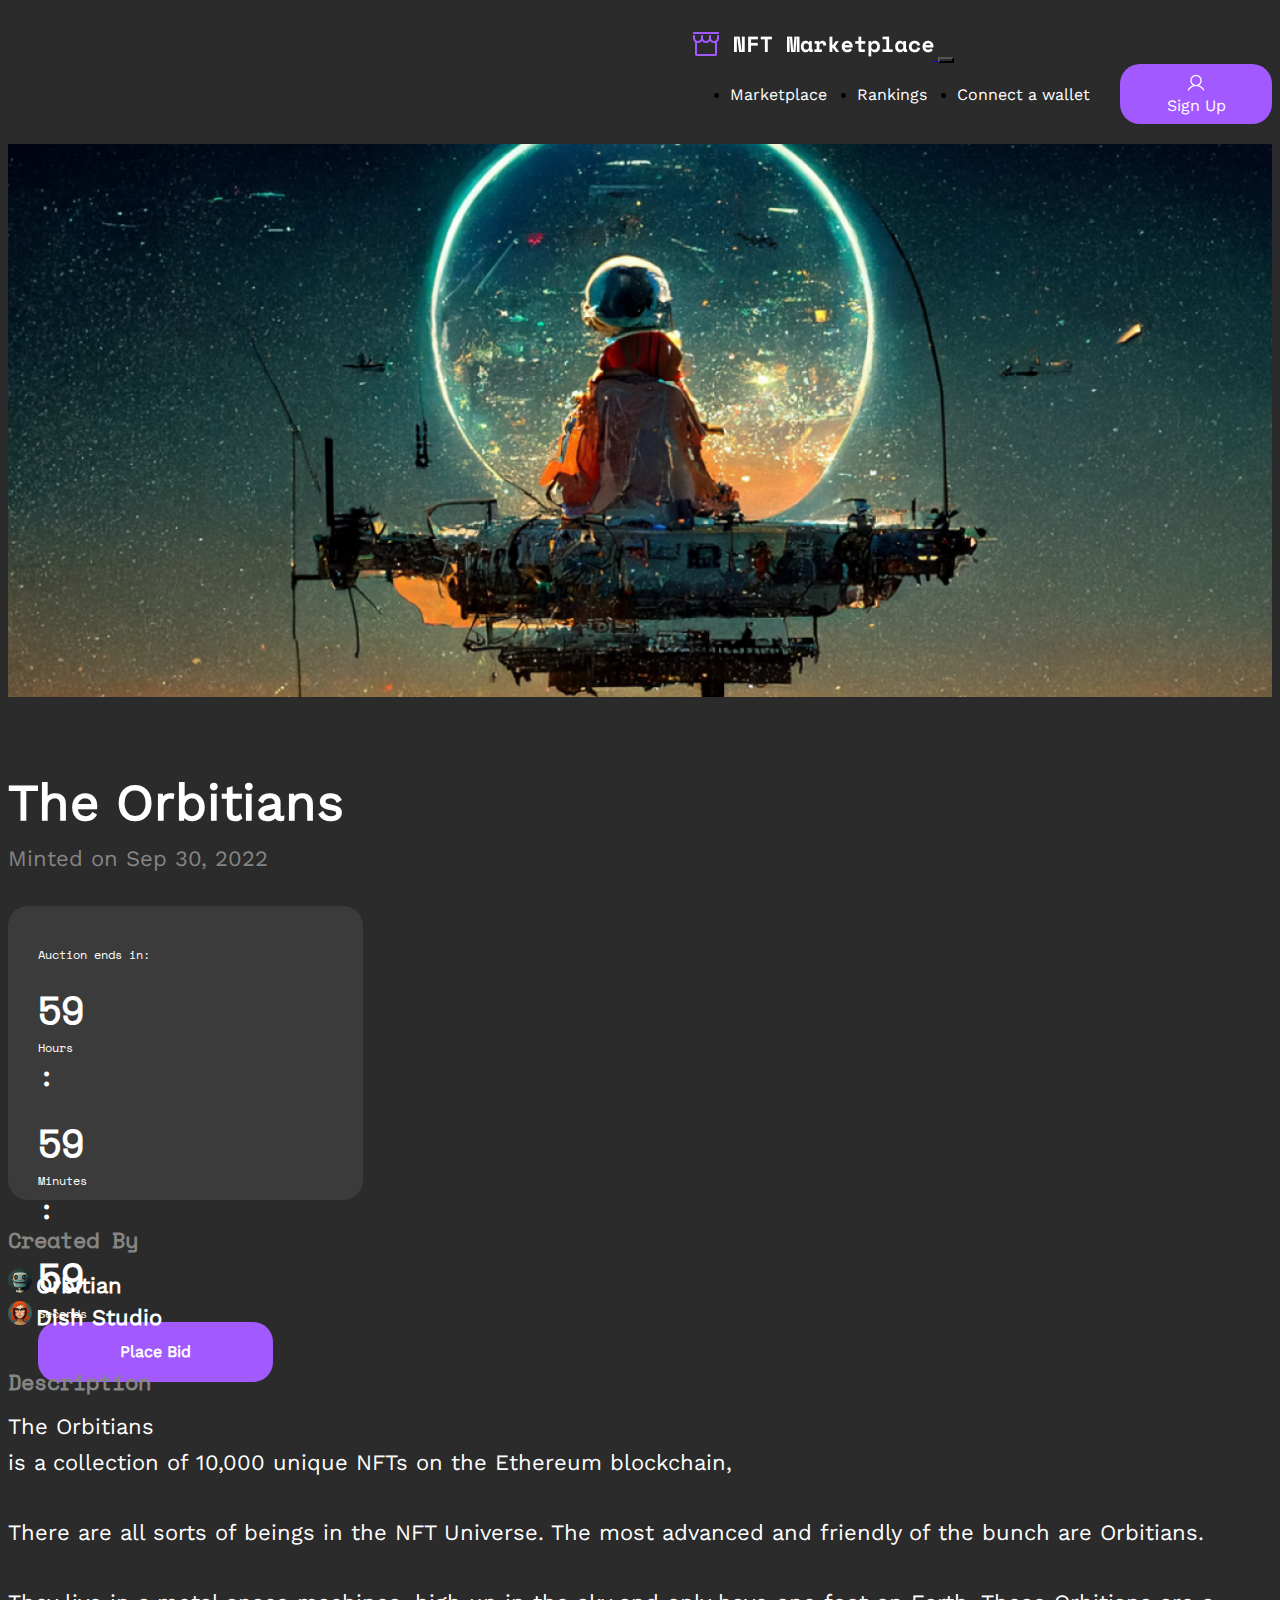
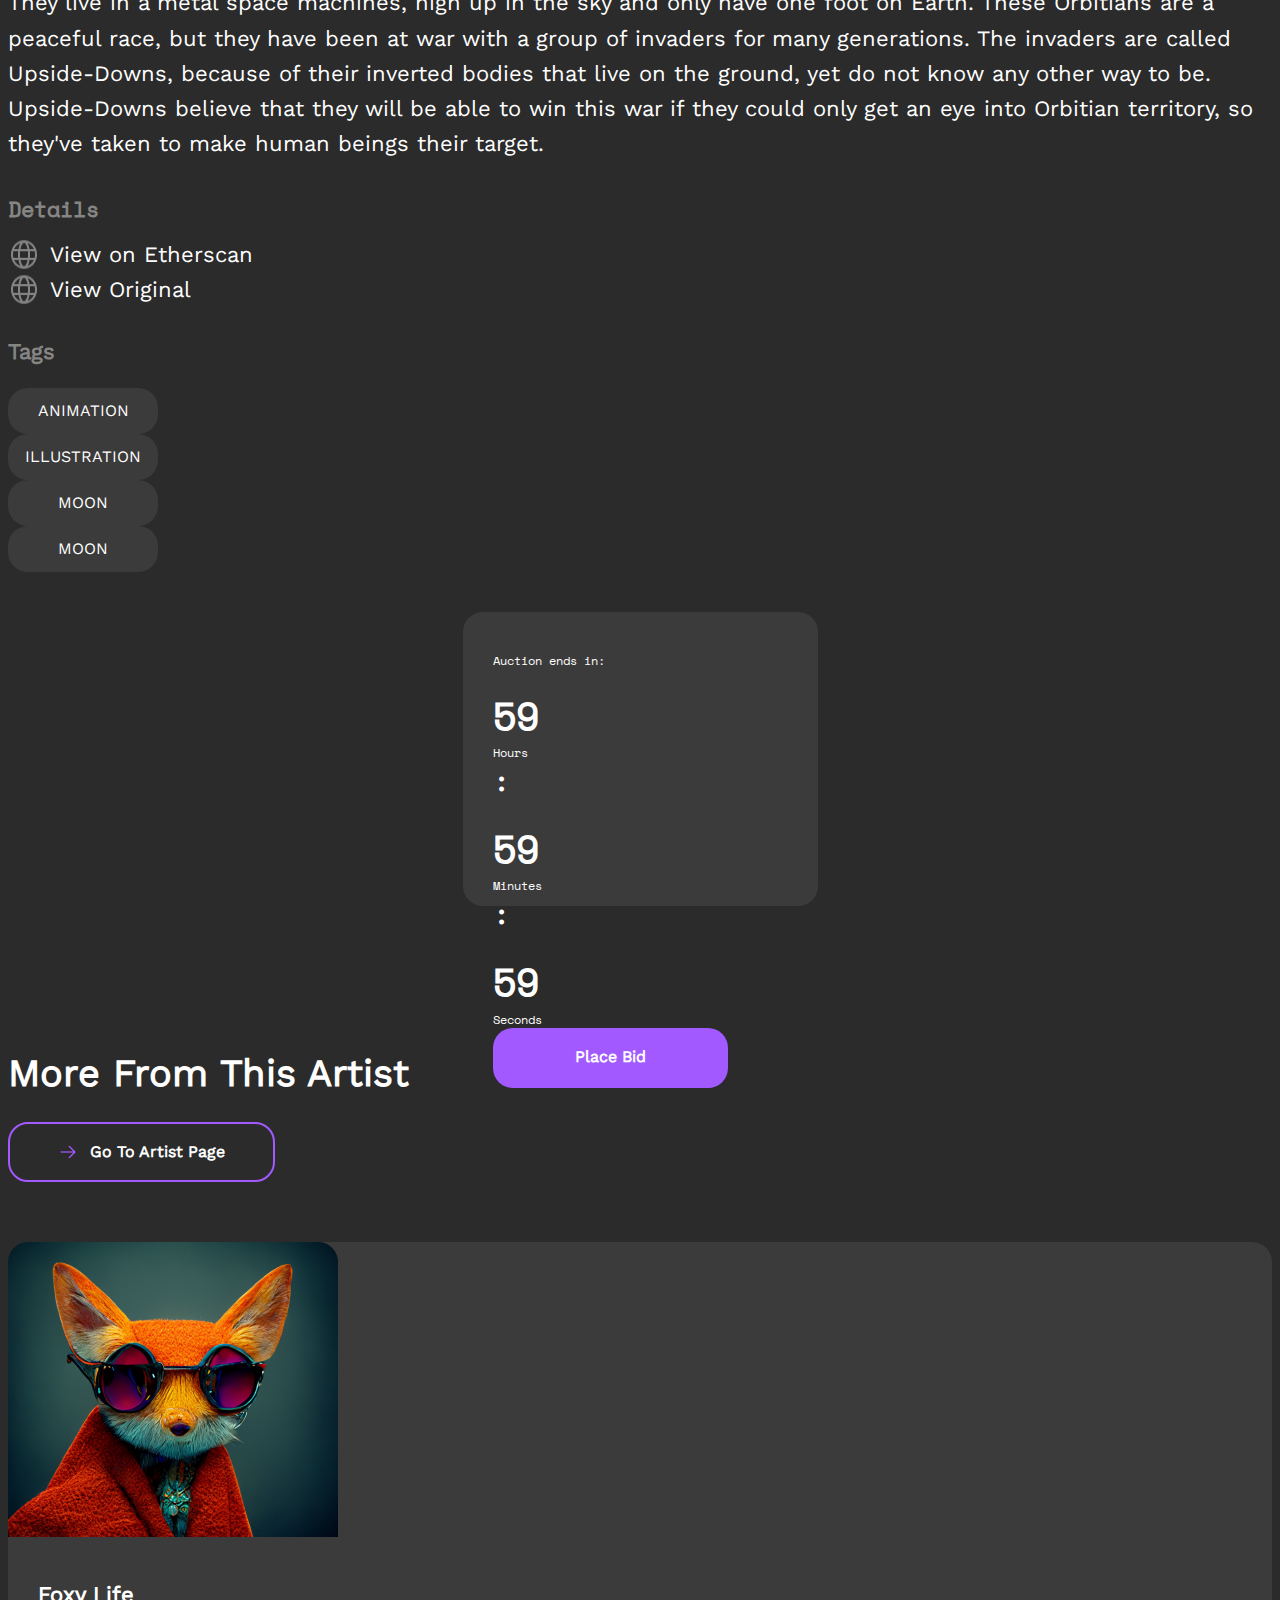
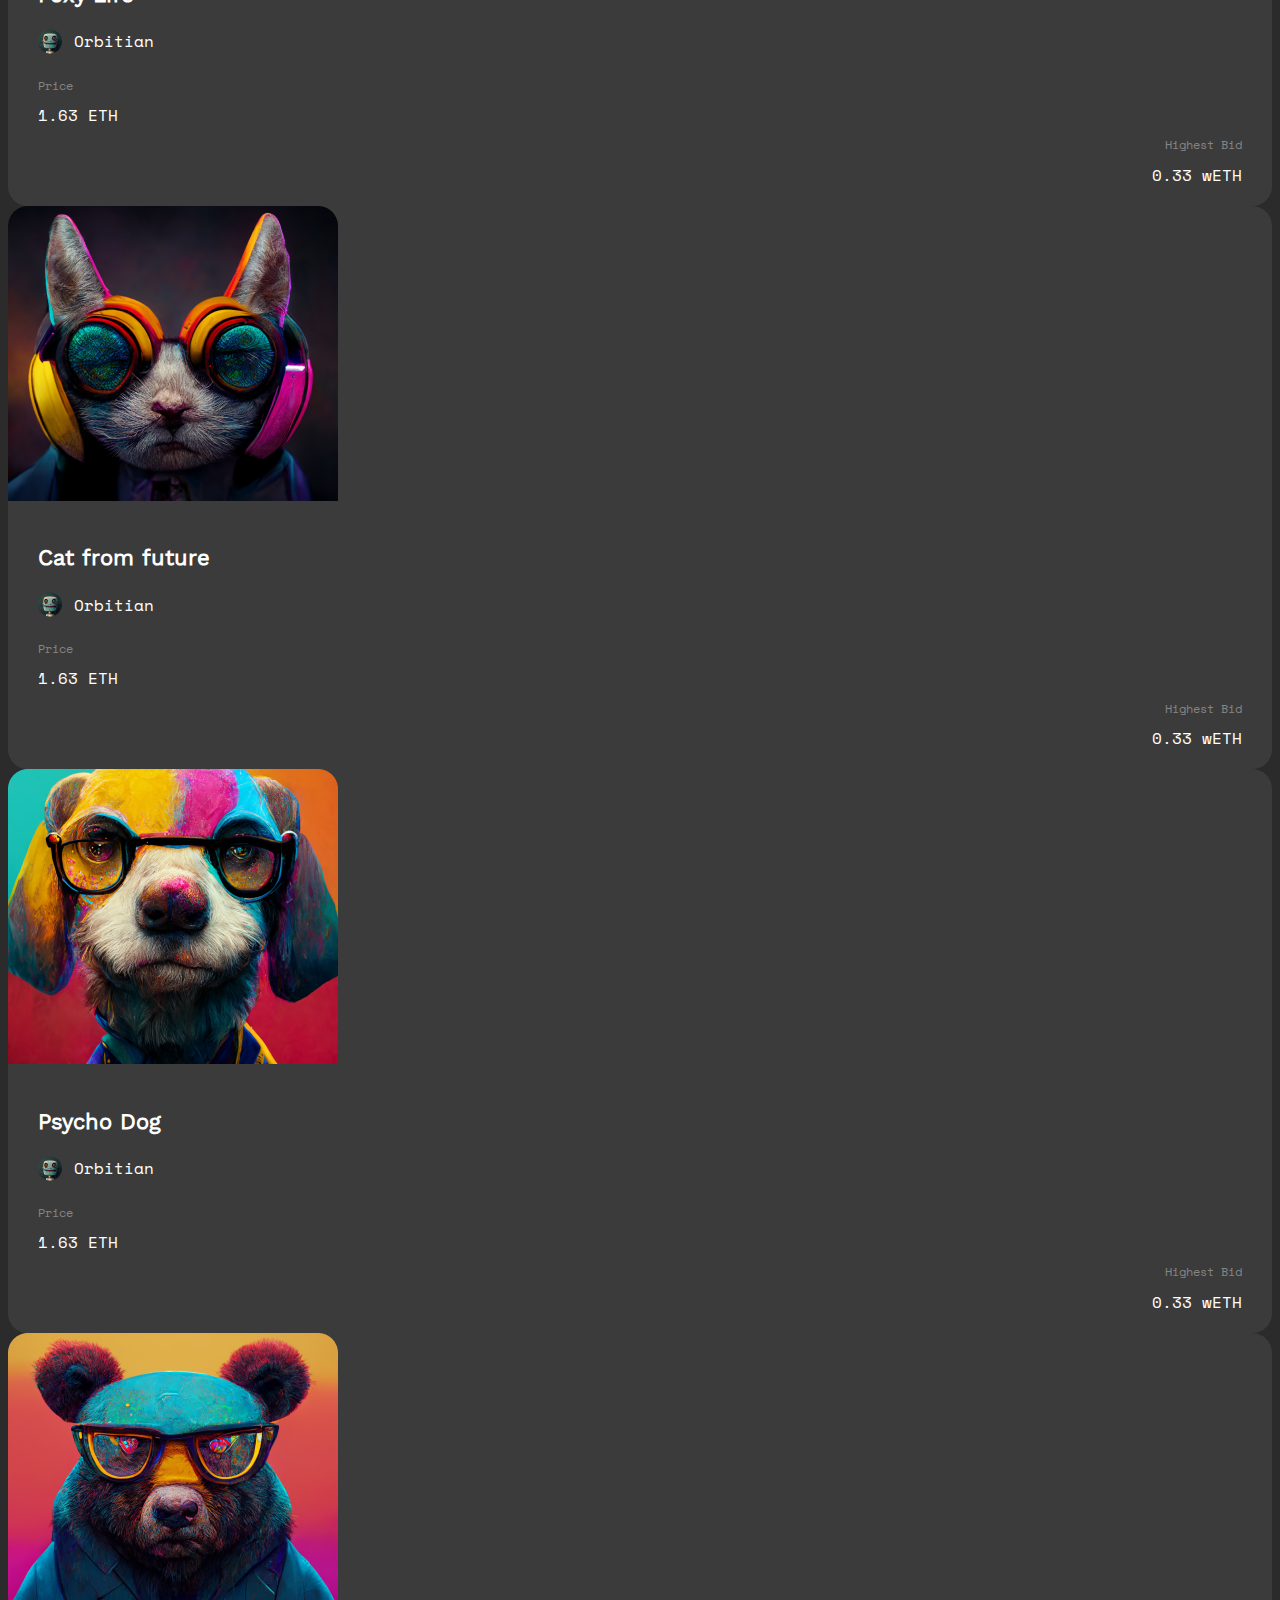
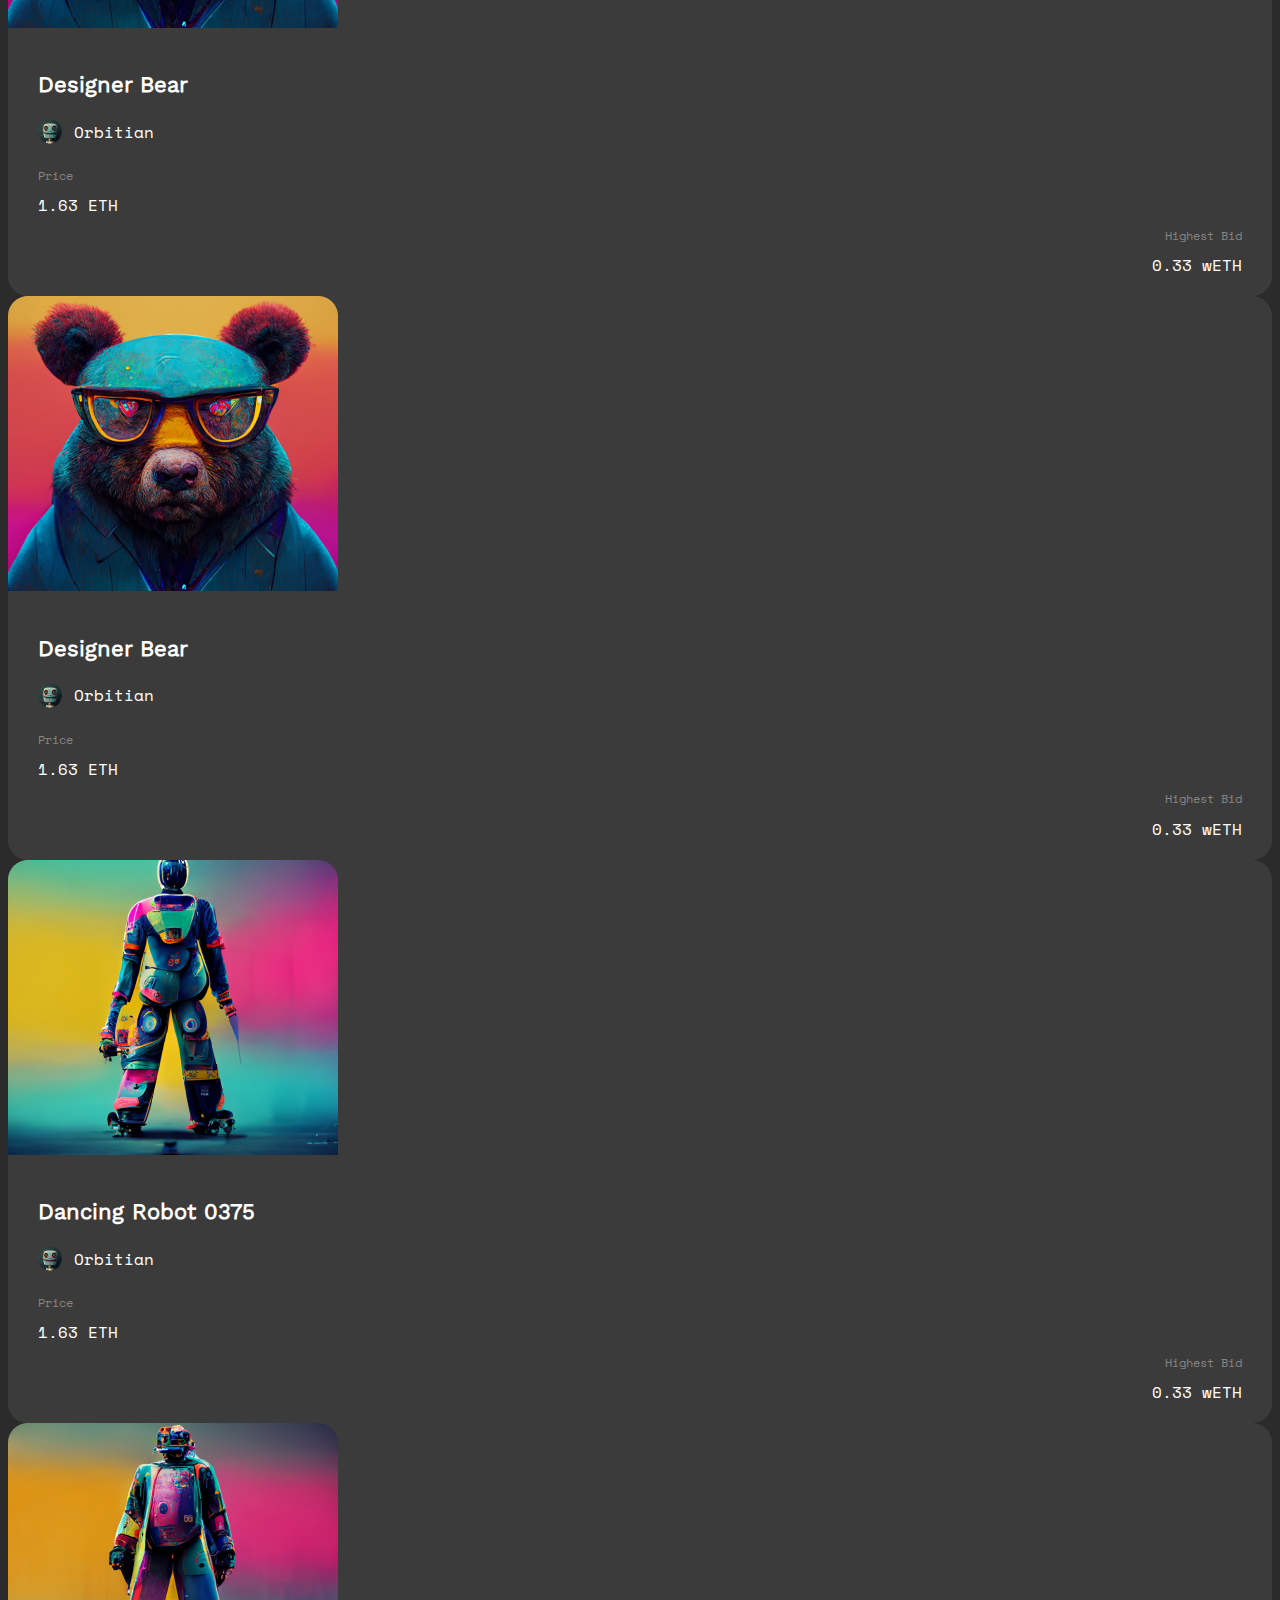
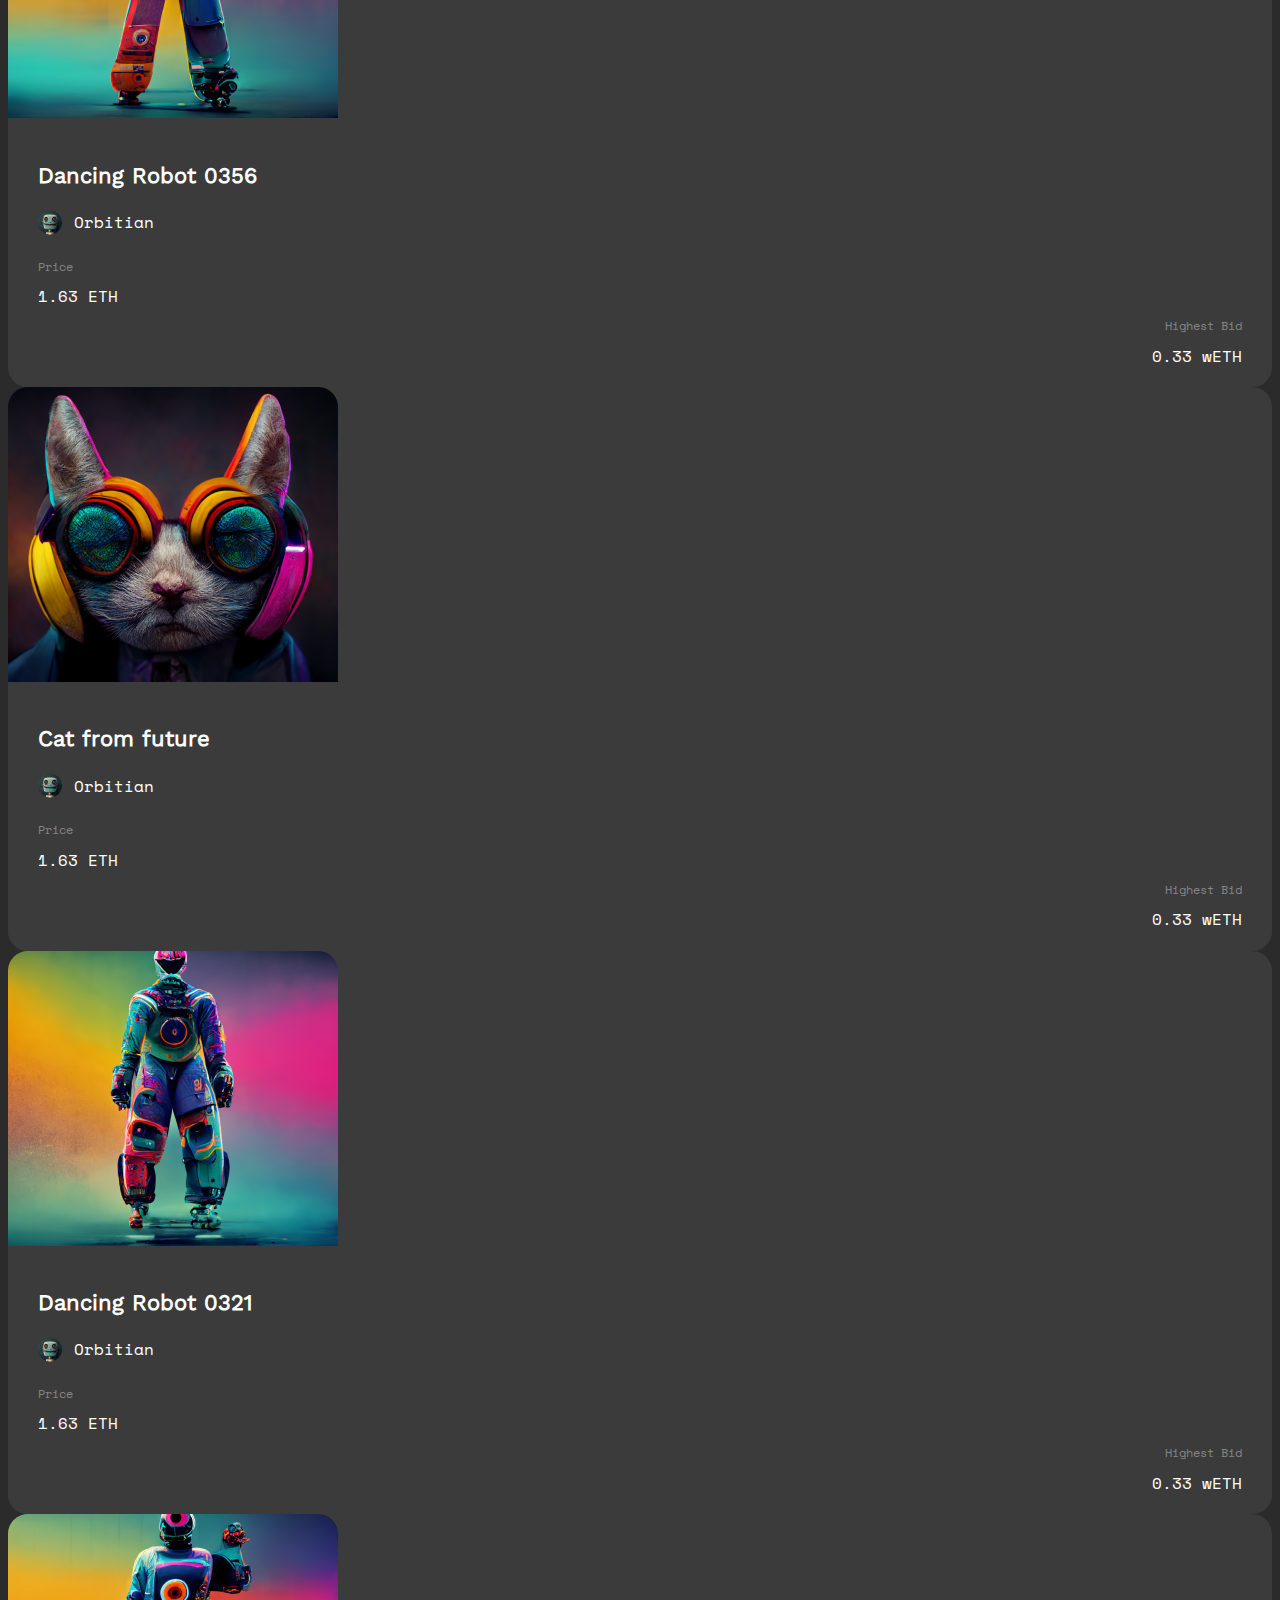
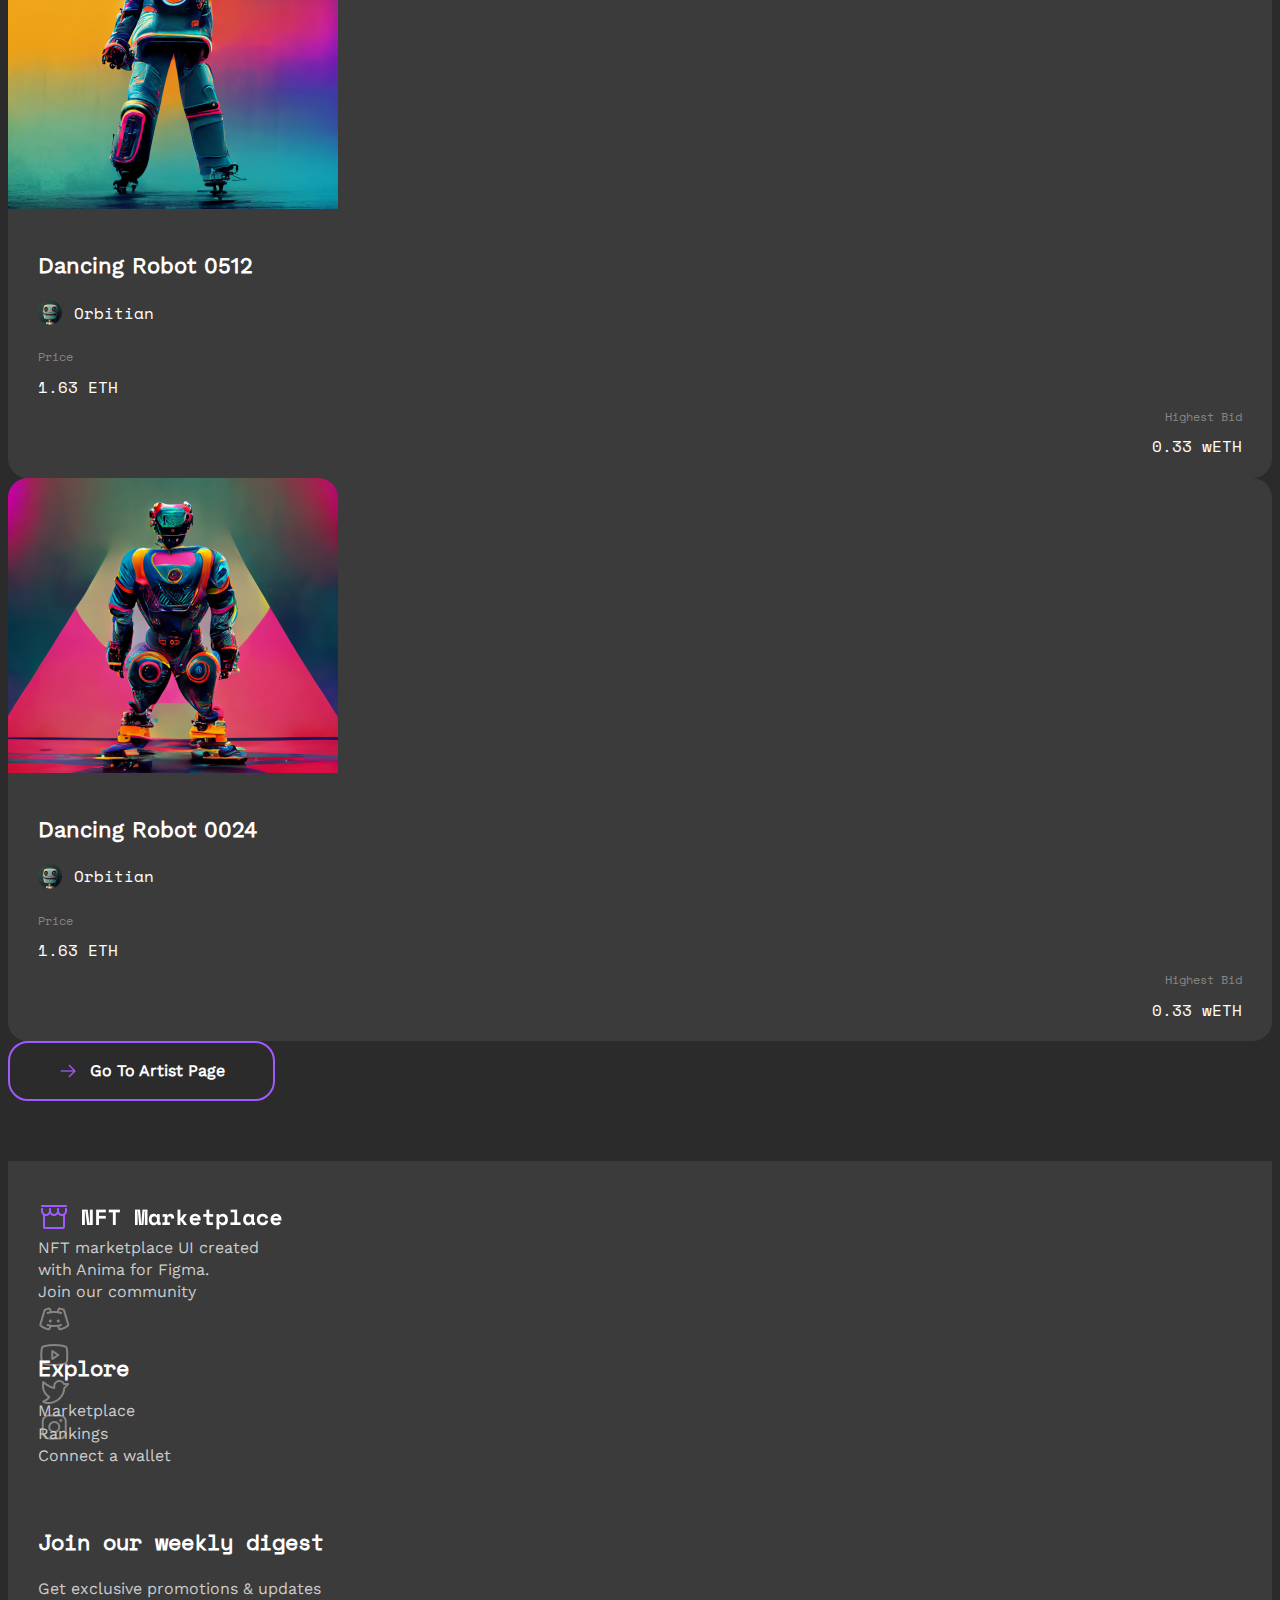
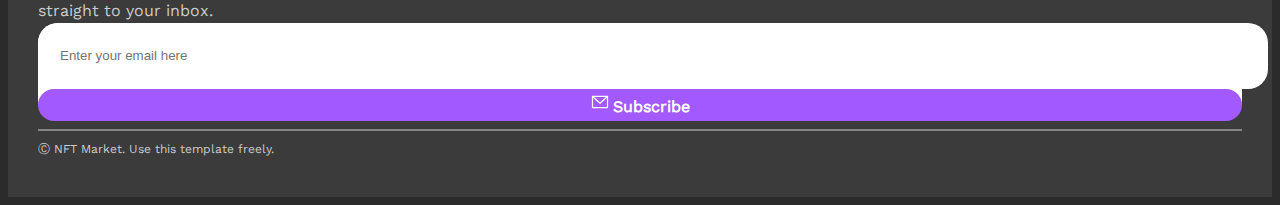
<file: orbitians/orbitians.html>
<!DOCTYPE html>
<html lang="en">

<head>
    <meta charset="UTF-8">
    <meta http-equiv="X-UA-Compatible" content="IE=edge">
    <meta name="viewport" content="width=device-width, initial-scale=1.0">
    <link href="https://cdn.jsdelivr.net/npm/bootstrap@5.3.0-alpha2/dist/css/bootstrap.min.css" rel="stylesheet"
        integrity="sha384-aFq/bzH65dt+w6FI2ooMVUpc+21e0SRygnTpmBvdBgSdnuTN7QbdgL+OapgHtvPp" crossorigin="anonymous">
    <script src="https://cdn.jsdelivr.net/npm/bootstrap@5.3.0-alpha2/dist/js/bootstrap.bundle.min.js"
        integrity="sha384-qKXV1j0HvMUeCBQ+QVp7JcfGl760yU08IQ+GpUo5hlbpg51QRiuqHAJz8+BrxE/N"
        crossorigin="anonymous"></script>
    <title>The Orbitians</title>

    <style>
        @font-face {
            font-family: worksans;
            src: url(../src/fonts/worksans.ttf);
        }

        @font-face {
            font-family: spacemono;
            src: url(../src/fonts/spacemono.ttf);
        }

        body {
            background-color: #2B2B2B;
            padding-top: 20px;
        }

        .main-nav {
            display: flex;
            justify-content: end;
        }

        .toggle-btn {
            color: #2B2B2B;
            background-color: #2B2B2B;
        }

        .navmenu {
            display: flex;
            align-items: center;

            gap: 30px;
        }

        .navmenu li a:hover {
            color: #A259FF !important;
        }

        .navmenu li>a {
            color: #FFFFFF;
            font-family: worksans;
            text-decoration: none;
        }

        .sign-up-btn {
            width: 152px;
            height: 60px;
            background: #A259FF;
            border-radius: 20px;
            border-color: transparent;
            margin-left: 30px;
        }

        .sign-up-btn button {
            width: 152px;
            height: 60px;
            border-radius: 20px;
            background-color: transparent;
            display: flex;
            justify-content: center;
            align-items: center;
            gap: 12px;
            font-family: worksans;
        }

        .sign-up-btn>span {
            font-family: worksans;
        }

        .sign-up-btn:hover {
            background-color: #A259FF;
        }

        .section1 {
            padding-top: 20px;
        }

        .section2 {
            padding-bottom: 40px;
        }

        .s2box1 {
            padding-top: 40px;
        }

        .s2box1-header {
            margin-bottom: 30px;
        }

        .s2box1-header>h1 {
            font-family: worksans;
            font-weight: 600;
            font-size: 51px;
            line-height: 110%;
            color: #FFFFFF;

            margin-bottom: 10px;
        }

        .s2box1-header>span {
            font-family: worksans;
            font-weight: 400;
            font-size: 22px;
            line-height: 160%;
            color: #858584;
        }

        .s2box1-createdby {
            margin-bottom: 30px;
        }

        .s2box1-createdby>h3 {
            font-family: spacemono;
            font-weight: 700;
            font-size: 22px;
            line-height: 160%;
            color: #858584;

            margin-bottom: 10px;
        }

        .s2box1-createdby-img {
            gap: 12px;
        }

        .s2box1-createdby-img>span {
            font-family: worksans;
            font-weight: 600;
            font-size: 22px;
            line-height: 140%;
            color: #FFFFFF;
        }

        .s2box1-description {
            margin-bottom: 30px;
        }

        .s2box1-description>h3 {
            font-family: spacemono;
            font-weight: 700;
            font-size: 22px;
            line-height: 160%;
            color: #858584;

            margin-bottom: 10px;
        }

        .s2box1-description>span {
            font-family: worksans;
            font-weight: 400;
            font-size: 22px;
            line-height: 160%;
            color: #FFFFFF;
        }

        .s2box1-details {
            margin-bottom: 30px;
        }

        .s2box1-details>h3 {
            font-family: spacemono;
            font-weight: 700;
            font-size: 22px;
            line-height: 160%;
            color: #858584;

            margin-bottom: 10px;
        }

        .s2box1-details-img {
            display: flex;
            gap: 10px;
        }

        .s2box1-details-img>span {
            font-family: worksans;
            font-weight: 400;
            font-size: 22px;
            line-height: 160%;
            color: #FFFFFF;
        }

        .s2box1-tags>h3 {
            font-family: worksans;
            font-weight: 600;
            font-size: 22px;
            line-height: 140%;
            color: #858584;

            margin-bottom: 20px;
        }

        .s2box1-tags-btn-box {
            gap: 20px;
        }

        .s2box1-tags-btn {
            display: flex;
            justify-content: center;
            align-items: center;
            width: 150px;
            height: 46px;
            background: #3B3B3B;
            border-radius: 20px;
            font-family: worksans;
            text-transform: uppercase;
            color: #FFFFFF;
        }

        .s2box2 {
            padding-top: 40px;
            display: flex;
            justify-content: center;
        }

        .s2box2-placebid {
            width: 295px;
            height: 234px;
            background: #3B3B3B;
            border-radius: 20px;
            padding: 30px;
        }

        .s2box2-placebid>h3 {
            font-family: spacemono;
            font-weight: 400;
            font-size: 12px;
            line-height: 110%;
            color: #FFFFFF;

            margin-bottom: 10px;
        }

        .s2box2-timer-box {
            gap: 10px;
        }

        .s2box2-timer>h1 {
            font-family: spacemono;
            font-weight: 700;
            font-size: 38px;
            line-height: 120%;
            color: #FFFFFF;

            margin-bottom: 5px;
        }

        .s2box2-timer>span {
            font-family: spacemono;
            font-weight: 400;
            font-size: 12px;
            line-height: 110%;
            color: #FFFFFF;
        }

        .s2box2-timer-dots {
            font-family: spacemono;
            font-weight: 700;
            font-size: 28px;
            line-height: 140%;
            color: #FFFFFF;
        }

        .s2box2-placebid-btn>button {
            width: 235px;
            height: 60px;
            background: #A259FF;
            border-radius: 20px;
            border-color: transparent;

            font-family: worksans;
            font-weight: 600;
            font-size: 16px;
            line-height: 140%;
            color: #FFFFFF;

            /* margin-top: 30px; */
        }

        .section3 {
            padding-top: 80px;
            /* padding-bottom: 80px; */
        }

        .artists-box {
            margin-bottom: 60px;
        }

        .artists-box>a {
            text-decoration: none;
        }

        .artists-box>h1 {
            font-family: worksans;
            font-weight: 600;
            font-size: 38px;
            line-height: 120%;
            color: #FFFFFF;
        }

        .artists-btn {
            width: 267px;
            height: 60px;
            border: 2px solid #A259FF;
            border-radius: 20px;
            background-color: transparent;

            font-family: worksans;
            font-weight: 600;
            font-size: 16px;
            line-height: 140%;
            color: #FFFFFF;

            display: flex;
            justify-content: center;
            align-items: center;
            gap: 12px;
        }

        .foxylife-main-box {
            background: #3B3B3B;
            border-radius: 20px;
            width: 100%;
        }

        .foxylife-boxx {
            background: #3B3B3B;
            border-radius: 20px;
            padding-top: 20px;
            padding-bottom: 20px;
            padding-left: 30px;
            padding-right: 30px;
        }

        .foxylife-box>h2 {
            font-family: worksans;
            font-weight: 600;
            font-size: 22px;
            line-height: 140%;
            color: #FFFFFF
        }

        .foxylife-img {
            display: flex;
            align-items: center;
            gap: 12px;

            margin-bottom: 25px;
        }

        .foxylife-img>span {
            font-family: spacemono;
            font-weight: 400;
            font-size: 16px;
            line-height: 140%;
            color: #FFFFFF;
        }

        .foxylife-price>h3 {
            font-family: spacemono;
            font-weight: 400;
            font-size: 12px;
            line-height: 110%;
            color: #858584;
        }

        .foxylife-price>span {
            font-family: spacemono;
            font-weight: 400;
            font-size: 16px;
            line-height: 140%;
            color: #FFFFFF;
        }

        .foxylife-bid {
            text-align: right;
        }

        .foxylife-bid>h3 {
            font-family: spacemono;
            font-weight: 400;
            font-size: 12px;
            line-height: 110%;
            color: #858584;
        }

        .foxylife-bid>span {
            font-family: spacemono;
            font-weight: 400;
            font-size: 16px;
            line-height: 140%;
            color: #FFFFFF;
        }

        .footer {
            padding-top: 40px;
            padding-bottom: 40px;
            padding-left: 30px;
            padding-right: 30px;

            background-color: #3B3B3B;
        }

        .footer-nft-marketplace {
            width: 238px;
            height: 44px;
        }

        .footer-nft-marketplace>span {
            font-family: worksans;
            font-weight: 400;
            font-size: 16px;
            line-height: 140%;
            color: #CCCCCC;
        }

        .footer-icons {
            width: 158px;
            height: 32px;
        }

        .Explore-h>h1 {
            font-family: spacemono;
            font-weight: 700;
            font-size: 22px;
            line-height: 160%;
            color: #FFFFFF;
        }

        .footer-explore {
            width: 133px;
            height: 106px;
        }

        .footer-explore-pages>a {
            font-family: worksans;
            font-weight: 400;
            font-size: 16px;
            line-height: 140%;
            color: #CCCCCC;
            text-decoration: none;
        }

        .subscribe-form1 {
            width: 100%;
            position: relative;
            background-color: #FFFFFF;
            border-radius: 20px;
        }

        .email-input1 {
            width: 100%;
            height: 60px;
            background: #FFFFFF;
            border-color: transparent;
            border-radius: 20px;
            padding-left: 20px;

            outline: 0;
        }

        .subscribe-btn1 {
            width: 100%;
            background: #A259FF;
            border-radius: 20px;
            justify-content: center;
            align-items: center;
            border-color: transparent;
        }

        .subscribe-btn1>span {
            font-family: worksans;
            font-weight: 600;
            font-size: 16px;
            line-height: 140%;
            color: #FFFFFF;
        }

        @media (max-width: 425px) {

            body {
                padding-top: 10px;
            }

            .navbartogglebtn {
                width: 100% !important;
                display: flex !important;
                justify-content: space-between !important;
            }

            .navbar-toggler-icon {
                background-image: url(../src/img/burgermenu.png);
            }

            .section1 {
                margin-top: 10px;
                padding-top: 0;
            }

            .section1-bg-img {
                background-image: url(./img/orbitiansmobile.png);
                background-repeat: no-repeat;
                background-size: cover;
                width: 100%;
                height: 320px;
            }

            .s2box1 {
                padding-left: 30px;
                padding-right: 30px;
            }

            .s2box1-header>h1 {
                font-size: 28px;
                line-height: 140%;
            }

            .s2box1-header>span {
                font-size: 16px;
                line-height: 140%;
            }

            .s2box1-createdby>h3 {
                font-size: 16px;
                line-height: 140%;
            }

            .s2box1-description>h3 {
                font-size: 16px;
                line-height: 140%;
            }

            .s2box1-description>span {
                font-size: 16px;
                line-height: 140%;
            }

            .s2box1-details>h3 {
                font-size: 16px;
                line-height: 140%;
            }

            .s2box1-details-img {
                display: flex;
                align-items: center;
            }

            .s2box1-details-img>span {
                font-size: 16px;
                line-height: 140%;
            }

            .s2box1-tags>h3 {
                font-size: 16px;
                line-height: 140%;
            }

            .s2box1-tags-btn-box {
                display: flex;
                flex-direction: column;
            }

            .s2box2-placebid {
                width: 100%;
                margin-bottom: 20px;
            }

            .s2box2-timer-box {
                justify-content: space-between;
                /* margin-bottom: 30px; */
            }

            .s2box2-placebid-btn>button {
                width: 100%;
            }

            .s2box1-createdby-img {
                gap: 12px;
            }

            .s2box1-createdby-img>span {
                font-size: 16px;
                line-height: 140%;
            }

            .section2 {
                padding-bottom: 0;
            }

            .section3 {
                padding-top: 40px;
                /* padding-bottom: 40px; */
                padding-left: 30px;
                padding-right: 30px;
            }

            .artists-box {
                margin-bottom: 30px;
            }

            .artists-box>h1 {
                font-size: 28px;
                line-height: 140%;
                margin-bottom: 0;
            }

            .foxylife-main-box {
                width: 100%;
            }

            .artists-box>a {
                width: 100%;
            }

            .artists-btn {
                width: 100%;
                margin-bottom: 20px;
            }

            .footer-nft-marketplace {
                width: 100%;
            }

            .Explore-h {
                margin-top: 30px;
            }

            .footer-explore-pages {
                margin-bottom: 20px;
            }

            .mobiledigest {
                margin-top: 30px;
            }

            .subscribe-form1 {
                display: grid !important;
                background-color: transparent;
            }

            .email-input1 {
                width: 100% !important;
                height: auto !important;
                padding: 12px !important;
            }

            .subscribe-btn1 {
                gap: 12px;
                width: 100% !important;
                padding: 12px !important;
                margin-top: 16px !important;
                display: flex;
                justify-content: center;
                align-content: center;
            }
        }
    </style>

</head>

<body>

    <div class="container-fluid">

        <div class="row">

            <div class="navbar navbar-expand-lg main-nav p-0">

                <div class="container">

                    <div class="navbartogglebtn">

                        <span class="navbar-brand brand" !important>
                            <a class="navbar-brand" href="../index.html">
                                <img src="../src/img/Logo.png">
                            </a>
                        </span>

                        <button class="navbar-toggler toggle-btn" type="button" data-bs-toggle="collapse"
                            data-bs-target="#mynav">
                            <span class="navbar-toggler-icon"></span>
                        </button>

                    </div>

                    <div class="collapse navbar-collapse main-nav" id="mynav">

                        <ul class="nav navbar-nav navbar-list navmenu">
                            <li class="nav-item">
                                <a href="" class="nav-link">Marketplace</a>
                            </li>
                            <li class="nav-item">
                                <a href="" class="nav-link">Rankings</a>
                            </li>
                            <li class="nav-item">
                                <a href="../walllet/wallet.html" class="nav-link" target="_blank">Connect a wallet</a>
                            </li>
                        </ul>

                        <a href="../sign-up.html" style="text-decoration: none;" target="_blank">

                            <button class="btn sign-up-btn d-flex justify-content-center align-items-center"
                                type="submit">

                                <div class="me-2">
                                    <img src="../src/img/uservector.png" alt="">
                                </div>

                                <span style="color: #FFFFFF; font-size: 16px;">Sign Up</span>

                            </button>
                        </a>

                    </div>
                </div>

            </div>

        </div>

    </div>

    <div class="container-fluid section1">

        <div class="row">

            <div class="col-md-12 col-lg-12 col-sm-12 p-0 section1-bg-img">

                <img class="d-none d-md-block" src="./img/orbitiansimg.png" alt=""
                    style="width: 100%; background-size: cover;">

            </div>

        </div>

    </div>

    <div class="container section2">

        <div class="row">

            <div class="col-md-6 col-lg-6 col-sm-12 s2box1">

                <div class="s2box1-header">

                    <h1>The Orbitians</h1>

                    <span>Minted on Sep 30, 2022</span>

                </div>

                <div class="s2box2-placebid d-md-none d-flex flex-column justify-content-between">

                    <h3>Auction ends in:</h3>

                    <div class="s2box2-timer-box d-flex">

                        <div class="s2box2-timer">

                            <h1>59</h1>
                            <span>Hours</span>

                        </div>

                        <div class="s2box2-timer-dots">
                            <span>:</span>
                        </div>

                        <div class="s2box2-timer">

                            <h1>59</h1>
                            <span>Minutes</span>

                        </div>

                        <div class="s2box2-timer-dots">
                            <span>:</span>
                        </div>

                        <div class="s2box2-timer">

                            <h1>59</h1>
                            <span>Seconds</span>

                        </div>

                    </div>

                    <div class="s2box2-placebid-btn-box">

                        <a class="s2box2-placebid-btn" href="">
                            <button>Place Bid</button>
                        </a>

                    </div>


                </div>

                <div class="s2box1-createdby">

                    <h3>Created By</h3>

                    <div class="s2box1-createdby-img d-md-flex d-none">

                        <img src="./img/orbitiansml.png" alt="">

                        <span>Orbitian</span>

                    </div>

                    <div class="s2box1-createdby-img d-flex d-md-none">

                        <img src="./img/assetmobile.png" alt="">

                        <span>Dish Studio</span>

                    </div>

                </div>

                <div class="s2box1-description">

                    <h3>Description</h3>

                    <span>The Orbitians <br>
                        is a collection of 10,000 unique NFTs on the Ethereum blockchain, <br> <br> There are all sorts
                        of
                        beings
                        in the NFT Universe. The most advanced and friendly of the bunch are Orbitians. <br> <br> They
                        live
                        in a
                        metal space machines, high up in the sky and only have one foot on Earth.
                        These Orbitians are a peaceful race, but they have been at war with a group of invaders for many
                        generations. The invaders are called Upside-Downs, because of their inverted bodies that live on
                        the ground, yet do not know any other way to be. Upside-Downs believe that they will be able to
                        win this war if they could only get an eye into Orbitian territory, so they've taken to make
                        human beings their target.</span>

                </div>

                <div class="s2box1-details">

                    <h3>Details</h3>

                    <div class="s2box1-details-img mb-2">

                        <img src="./img/globesml.png" alt="">
                        <span>View on Etherscan</span>

                    </div>

                    <div class="s2box1-details-img">

                        <img src="./img/globesml.png" alt="">
                        <span>View Original</span>

                    </div>

                </div>

                <div class="s2box1-tags">

                    <h3>Tags</h3>

                    <div class="s2box1-tags-btn-box d-flex">

                        <buttton class="s2box1-tags-btn">Animation</buttton>

                        <buttton class="s2box1-tags-btn">illustration</buttton>

                        <buttton class="s2box1-tags-btn">moon</buttton>

                        <buttton class="s2box1-tags-btn">moon</buttton>

                    </div>

                </div>


            </div>

            <div class="col-md-6 col-lg-6 col-sm-12 s2box2">

                <div class="s2box2-placebid d-md-flex d-none flex-column justify-content-between">

                    <h3>Auction ends in:</h3>

                    <div class="s2box2-timer-box d-flex">

                        <div class="s2box2-timer">

                            <h1>59</h1>
                            <span>Hours</span>

                        </div>

                        <div class="s2box2-timer-dots">
                            <span>:</span>
                        </div>

                        <div class="s2box2-timer">

                            <h1>59</h1>
                            <span>Minutes</span>

                        </div>

                        <div class="s2box2-timer-dots">
                            <span>:</span>
                        </div>

                        <div class="s2box2-timer">

                            <h1>59</h1>
                            <span>Seconds</span>

                        </div>

                    </div>

                    <div>
                        <a class="s2box2-placebid-btn" href="">
                            <button>Place Bid</button>
                        </a>

                    </div>


                </div>

            </div>

        </div>
    </div>

    <div class="container section3">

        <div class="row">

            <div class="col-12 artists-box d-flex justify-content-between">

                <h1>More From This Artist</h1>

                <a href="" class="artists-btn-box d-none d-md-flex">

                    <button class="artists-btn">
                        <img src="./img/ArrowRight.png" alt="">
                        <span>Go To Artist Page</span>
                    </button>

                </a>

            </div>

        </div>

        <div class="row mb-5">

            <div class="col-md-4 col-lg-4 col-sm-12 d-none d-md-flex">

                <div class="foxylife-main-box">

                    <img src="./img/foxylife.png" alt="" class="w-100">

                    <div class="foxylife-boxx">

                        <div class="foxylife-box">

                            <h2>Foxy Life</h2>

                            <div class="foxylife-img">
                                <img src="./img/orbitiansml.png" alt="">
                                <span>Orbitian</span>
                            </div>

                        </div>

                        <div class="foxylife-price-box d-flex justify-content-between">

                            <div class="foxylife-price">
                                <h3>Price</h3>
                                <span>1.63 ETH</span>
                            </div>

                            <div class="foxylife-bid">
                                <h3>Highest Bid</h3>
                                <span>0.33 wETH</span>
                            </div>

                        </div>

                    </div>

                </div>

            </div>

            <div class="col-md-4 col-lg-4 col-sm-12 d-none d-md-flex">

                <div class="foxylife-main-box">

                    <img src="./img/cat.png" alt="" class="w-100">

                    <div class="foxylife-boxx">

                        <div class="foxylife-box">

                            <h2>Cat from future</h2>

                            <div class="foxylife-img">
                                <img src="./img/orbitiansml.png" alt="">
                                <span>Orbitian</span>
                            </div>

                        </div>

                        <div class="foxylife-price-box d-flex justify-content-between">

                            <div class="foxylife-price">
                                <h3>Price</h3>
                                <span>1.63 ETH</span>
                            </div>

                            <div class="foxylife-bid">
                                <h3>Highest Bid</h3>
                                <span>0.33 wETH</span>
                            </div>

                        </div>

                    </div>

                </div>

            </div>

            <div class="col-md-4 col-lg-4 col-sm-12 d-none d-md-flex">

                <div class="foxylife-main-box">

                    <img src="./img/dog.png" alt="" class="w-100">

                    <div class="foxylife-boxx">

                        <div class="foxylife-box">

                            <h2>Psycho Dog</h2>

                            <div class="foxylife-img">
                                <img src="./img/orbitiansml.png" alt="">
                                <span>Orbitian</span>
                            </div>

                        </div>

                        <div class="foxylife-price-box d-flex justify-content-between">

                            <div class="foxylife-price">
                                <h3>Price</h3>
                                <span>1.63 ETH</span>
                            </div>

                            <div class="foxylife-bid">
                                <h3>Highest Bid</h3>
                                <span>0.33 wETH</span>
                            </div>

                        </div>

                    </div>

                </div>

            </div>

            <div class="col-md-4 col-lg-4 col-sm-12 d-flex d-md-none">

                <div class="foxylife-main-box">

                    <img src="./img/bear.png" alt="" class="w-100">

                    <div class="foxylife-boxx">

                        <div class="foxylife-box">

                            <h2>Designer Bear</h2>

                            <div class="foxylife-img">
                                <img src="./img/orbitiansml.png" alt="">
                                <span>Orbitian</span>
                            </div>

                        </div>

                        <div class="foxylife-price-box d-flex justify-content-between">

                            <div class="foxylife-price">
                                <h3>Price</h3>
                                <span>1.63 ETH</span>
                            </div>

                            <div class="foxylife-bid">
                                <h3>Highest Bid</h3>
                                <span>0.33 wETH</span>
                            </div>

                        </div>

                    </div>

                </div>

            </div>

        </div>

        <div class="row mb-5">

            <div class="col-md-4 col-lg-4 col-sm-12 d-none d-md-flex">

                <div class="foxylife-main-box">

                    <img src="./img/bear.png" alt="" class="w-100">

                    <div class="foxylife-boxx">

                        <div class="foxylife-box">

                            <h2>Designer Bear</h2>

                            <div class="foxylife-img">
                                <img src="./img/orbitiansml.png" alt="">
                                <span>Orbitian</span>
                            </div>

                        </div>

                        <div class="foxylife-price-box d-flex justify-content-between">

                            <div class="foxylife-price">
                                <h3>Price</h3>
                                <span>1.63 ETH</span>
                            </div>

                            <div class="foxylife-bid">
                                <h3>Highest Bid</h3>
                                <span>0.33 wETH</span>
                            </div>

                        </div>

                    </div>

                </div>

            </div>

            <div class="col-md-4 col-lg-4 col-sm-12 d-none d-md-flex">

                <div class="foxylife-main-box">

                    <img src="./img/robot0375.png" alt="" class="w-100">

                    <div class="foxylife-boxx">

                        <div class="foxylife-box">

                            <h2>Dancing Robot 0375</h2>

                            <div class="foxylife-img">
                                <img src="./img/orbitiansml.png" alt="">
                                <span>Orbitian</span>
                            </div>

                        </div>

                        <div class="foxylife-price-box d-flex justify-content-between">

                            <div class="foxylife-price">
                                <h3>Price</h3>
                                <span>1.63 ETH</span>
                            </div>

                            <div class="foxylife-bid">
                                <h3>Highest Bid</h3>
                                <span>0.33 wETH</span>
                            </div>

                        </div>

                    </div>

                </div>

            </div>

            <div class="col-md-4 col-lg-4 col-sm-12 d-none d-md-flex">

                <div class="foxylife-main-box">

                    <img src="./img/robot0356.png" alt="" class="w-100">

                    <div class="foxylife-boxx">

                        <div class="foxylife-box">

                            <h2>Dancing Robot 0356</h2>

                            <div class="foxylife-img">
                                <img src="./img/orbitiansml.png" alt="">
                                <span>Orbitian</span>
                            </div>

                        </div>

                        <div class="foxylife-price-box d-flex justify-content-between">

                            <div class="foxylife-price">
                                <h3>Price</h3>
                                <span>1.63 ETH</span>
                            </div>

                            <div class="foxylife-bid">
                                <h3>Highest Bid</h3>
                                <span>0.33 wETH</span>
                            </div>

                        </div>

                    </div>

                </div>

            </div>

            <div class="col-md-4 col-lg-4 col-sm-12 d-flex d-md-none">

                <div class="foxylife-main-box">

                    <img src="./img/cat.png" alt="" class="w-100">

                    <div class="foxylife-boxx">

                        <div class="foxylife-box">

                            <h2>Cat from future</h2>

                            <div class="foxylife-img">
                                <img src="./img/orbitiansml.png" alt="">
                                <span>Orbitian</span>
                            </div>

                        </div>

                        <div class="foxylife-price-box d-flex justify-content-between">

                            <div class="foxylife-price">
                                <h3>Price</h3>
                                <span>1.63 ETH</span>
                            </div>

                            <div class="foxylife-bid">
                                <h3>Highest Bid</h3>
                                <span>0.33 wETH</span>
                            </div>

                        </div>

                    </div>

                </div>

            </div>

        </div>

        <div class="row">

            <div class="col-md-4 col-lg-4 col-sm-12 d-none d-md-flex">

                <div class="foxylife-main-box">

                    <img src="./img/robot0321.png" alt="" class="w-100">

                    <div class="foxylife-boxx">

                        <div class="foxylife-box">

                            <h2>Dancing Robot 0321</h2>

                            <div class="foxylife-img">
                                <img src="./img/orbitiansml.png" alt="">
                                <span>Orbitian</span>
                            </div>

                        </div>

                        <div class="foxylife-price-box d-flex justify-content-between">

                            <div class="foxylife-price">
                                <h3>Price</h3>
                                <span>1.63 ETH</span>
                            </div>

                            <div class="foxylife-bid">
                                <h3>Highest Bid</h3>
                                <span>0.33 wETH</span>
                            </div>

                        </div>

                    </div>

                </div>

            </div>

            <div class="col-md-4 col-lg-4 col-sm-12 d-none d-md-flex">

                <div class="foxylife-main-box">

                    <img src="./img/robot0512.png" alt="" class="w-100">

                    <div class="foxylife-boxx">

                        <div class="foxylife-box">

                            <h2>Dancing Robot 0512</h2>

                            <div class="foxylife-img">
                                <img src="./img/orbitiansml.png" alt="">
                                <span>Orbitian</span>
                            </div>

                        </div>

                        <div class="foxylife-price-box d-flex justify-content-between">

                            <div class="foxylife-price">
                                <h3>Price</h3>
                                <span>1.63 ETH</span>
                            </div>

                            <div class="foxylife-bid">
                                <h3>Highest Bid</h3>
                                <span>0.33 wETH</span>
                            </div>

                        </div>

                    </div>

                </div>

            </div>

            <div class="col-md-4 col-lg-4 col-sm-12 d-none d-md-flex">

                <div class="foxylife-main-box">

                    <img src="./img/robot0024.png" alt="" class="w-100">

                    <div class="foxylife-boxx">

                        <div class="foxylife-box">

                            <h2>Dancing Robot 0024</h2>

                            <div class="foxylife-img">
                                <img src="./img/orbitiansml.png" alt="">
                                <span>Orbitian</span>
                            </div>

                        </div>

                        <div class="foxylife-price-box d-flex justify-content-between">

                            <div class="foxylife-price">
                                <h3>Price</h3>
                                <span>1.63 ETH</span>
                            </div>

                            <div class="foxylife-bid">
                                <h3>Highest Bid</h3>
                                <span>0.33 wETH</span>
                            </div>

                        </div>

                    </div>

                </div>

            </div>

        </div>

        <div class="col-12 artists-box d-flex justify-content-between">

            <a href="" class="artists-btn-box d-flex d-md-none">

                <button class="artists-btn">
                    <img src="./img/ArrowRight.png" alt="">
                    <span>Go To Artist Page</span>
                </button>

            </a>

        </div>

    </div>

    <div class="container-fluid footer">

        <div class="container">

            <div class="row">

                <div class="col-md-4 col-lg-4 col-sm-12">

                    <div class="mb-4">
                        <img src="../src/img/Logo.png" alt="">
                    </div>

                    <div>
                        <div class="mb-3 footer-nft-marketplace">
                            <span>NFT marketplace UI created with Anima for Figma.</span>
                        </div>

                        <div class="mb-2">
                            <span style="font-family: worksans; font-weight: 400;
                            font-size: 16px;
                            line-height: 140%; color: #CCCCCC;">Join our community</span>
                        </div>

                        <div class="d-flex footer-icons justify-content-between">
                            <div>
                                <img src="../src/img/DiscordLogo.png" alt="">
                            </div>
                            <div>
                                <img src="../src/img/YoutubeLogo.png" alt="">
                            </div>
                            <div>
                                <img src="../src/img/TwitterLogo.png" alt="">
                            </div>
                            <div>
                                <img src="../src/img/InstagramLogo.png" alt="">
                            </div>
                        </div>

                    </div>

                </div>

                <div class="col-md-3 col-lg-3 col-sm-12">

                    <div class="Explore-h">
                        <h1>Explore</h1>
                    </div>

                    <div class="footer-explore">
                        <div class="footer-explore-pages">
                            <a href="#">Marketplace</a>
                        </div>
                        <div class="footer-explore-pages">
                            <a href="#">Rankings</a>
                        </div>
                        <div class="footer-explore-pages">
                            <a href="#">Connect a wallet</a>
                        </div>
                    </div>
                </div>

                <div class="col-md-5 col-lg-5 col-sm-12">

                    <div class="mb-3 mobiledigest">

                        <h2 style="font-family: spacemono; font-weight: 700;
                        font-size: 22px;
                        line-height: 160%; color: #FFFFFF;">Join our weekly digest</h2>
                        <span style="font-family: worksans; font-weight: 400;
                        font-size: 16px;
                        line-height: 140%; color: #CCCCCC;">Get exclusive promotions & updates <br> straight to your
                            inbox.</span>

                    </div>

                    <div class="col-md-12 col-lg-12 col-sm-12 d-flex subscribe-form1">

                        <input type="text" class="email-input1" placeholder="Enter your email here">

                        <button type="submit" class="subscribe-btn1">

                            <img src="../src/img/EnvelopeSimple.png" alt="" class="d-flex d-md-none">

                            <span>Subscribe</span>

                        </button>

                    </div>

                </div>

            </div>

            <div class="row">
                <div class="container">
                    <hr style="border: 1px solid #858584;" class="hr">
                </div>
            </div>

            <div class="row">
                <div class="container">
                    <div class="col-md-12 col-lg-12 col-sm-12">
                        <span style="font-family: worksans; font-weight: 400;
                        font-size: 12px;
                        line-height: 110%; color: #CCCCCC;">Ⓒ NFT Market. Use this template freely.</span>
                    </div>
                </div>
            </div>

        </div>

    </div>

</body>

</html>
</file>
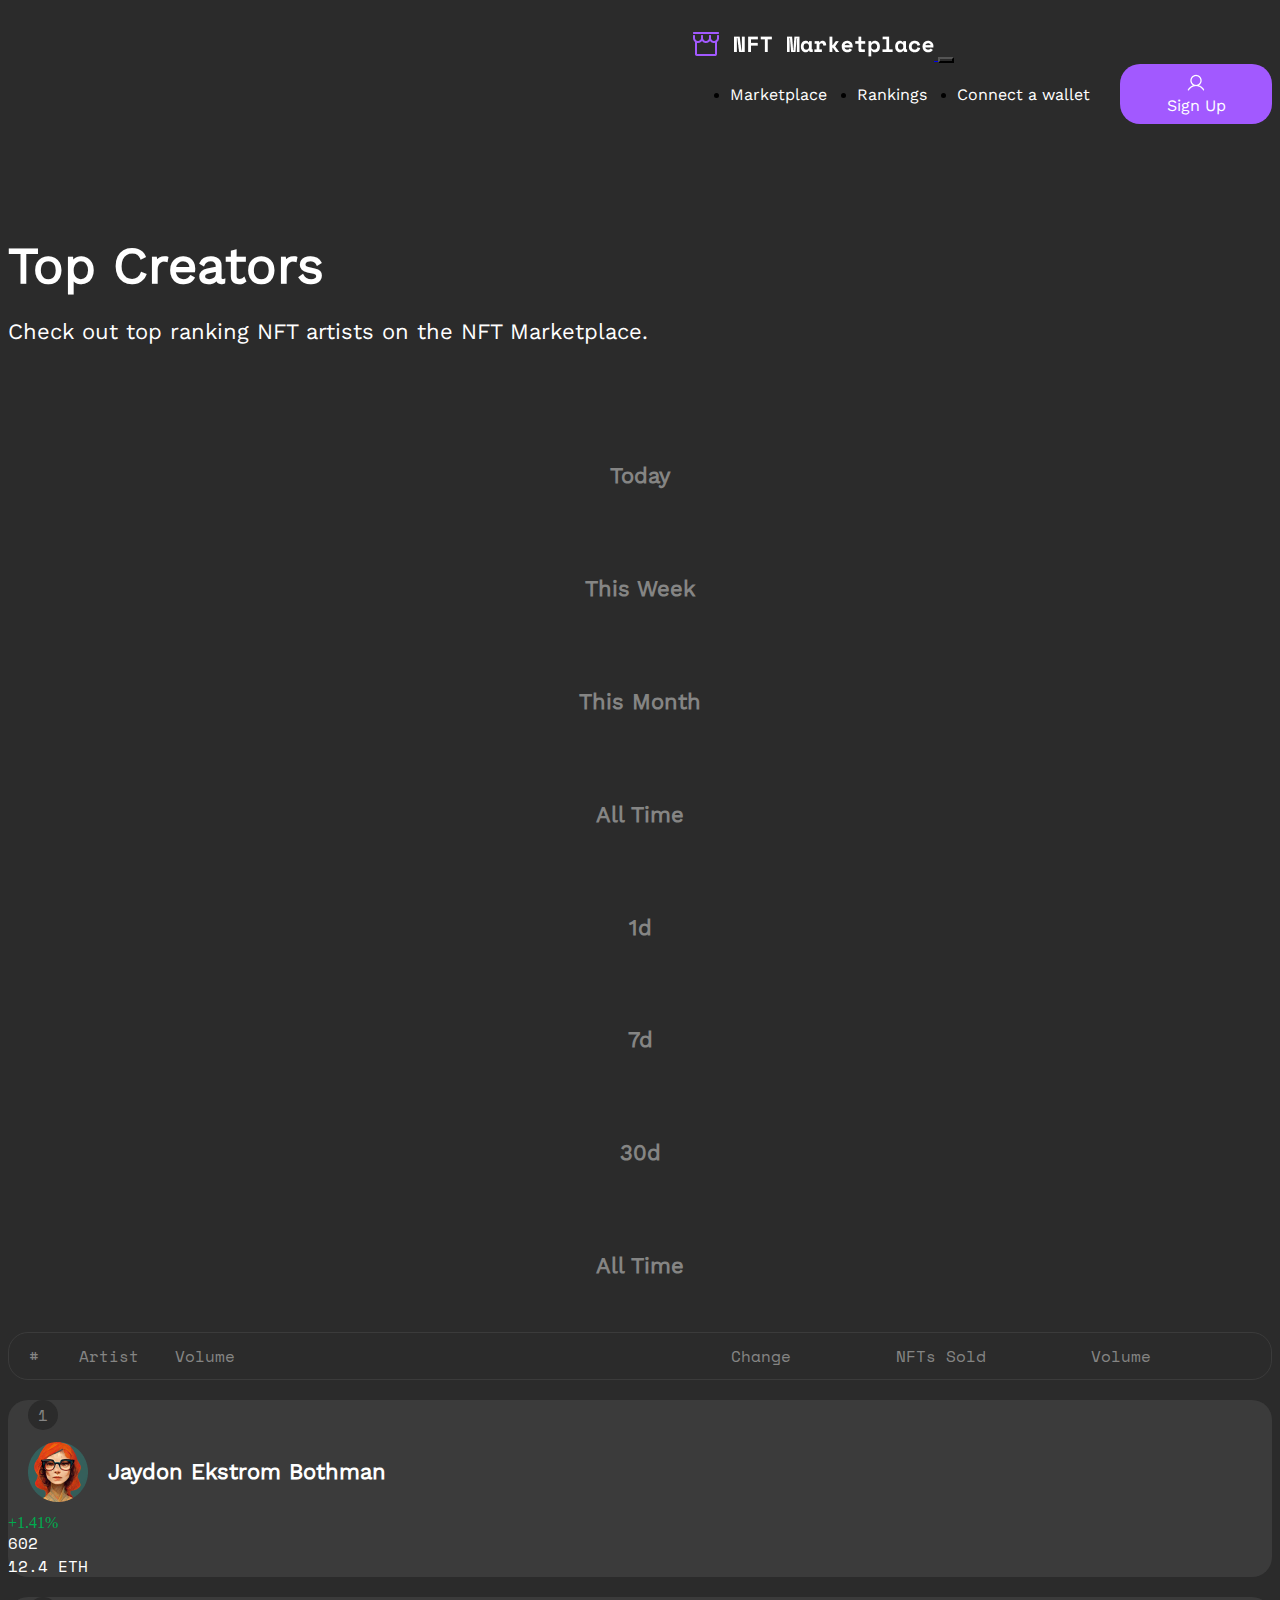
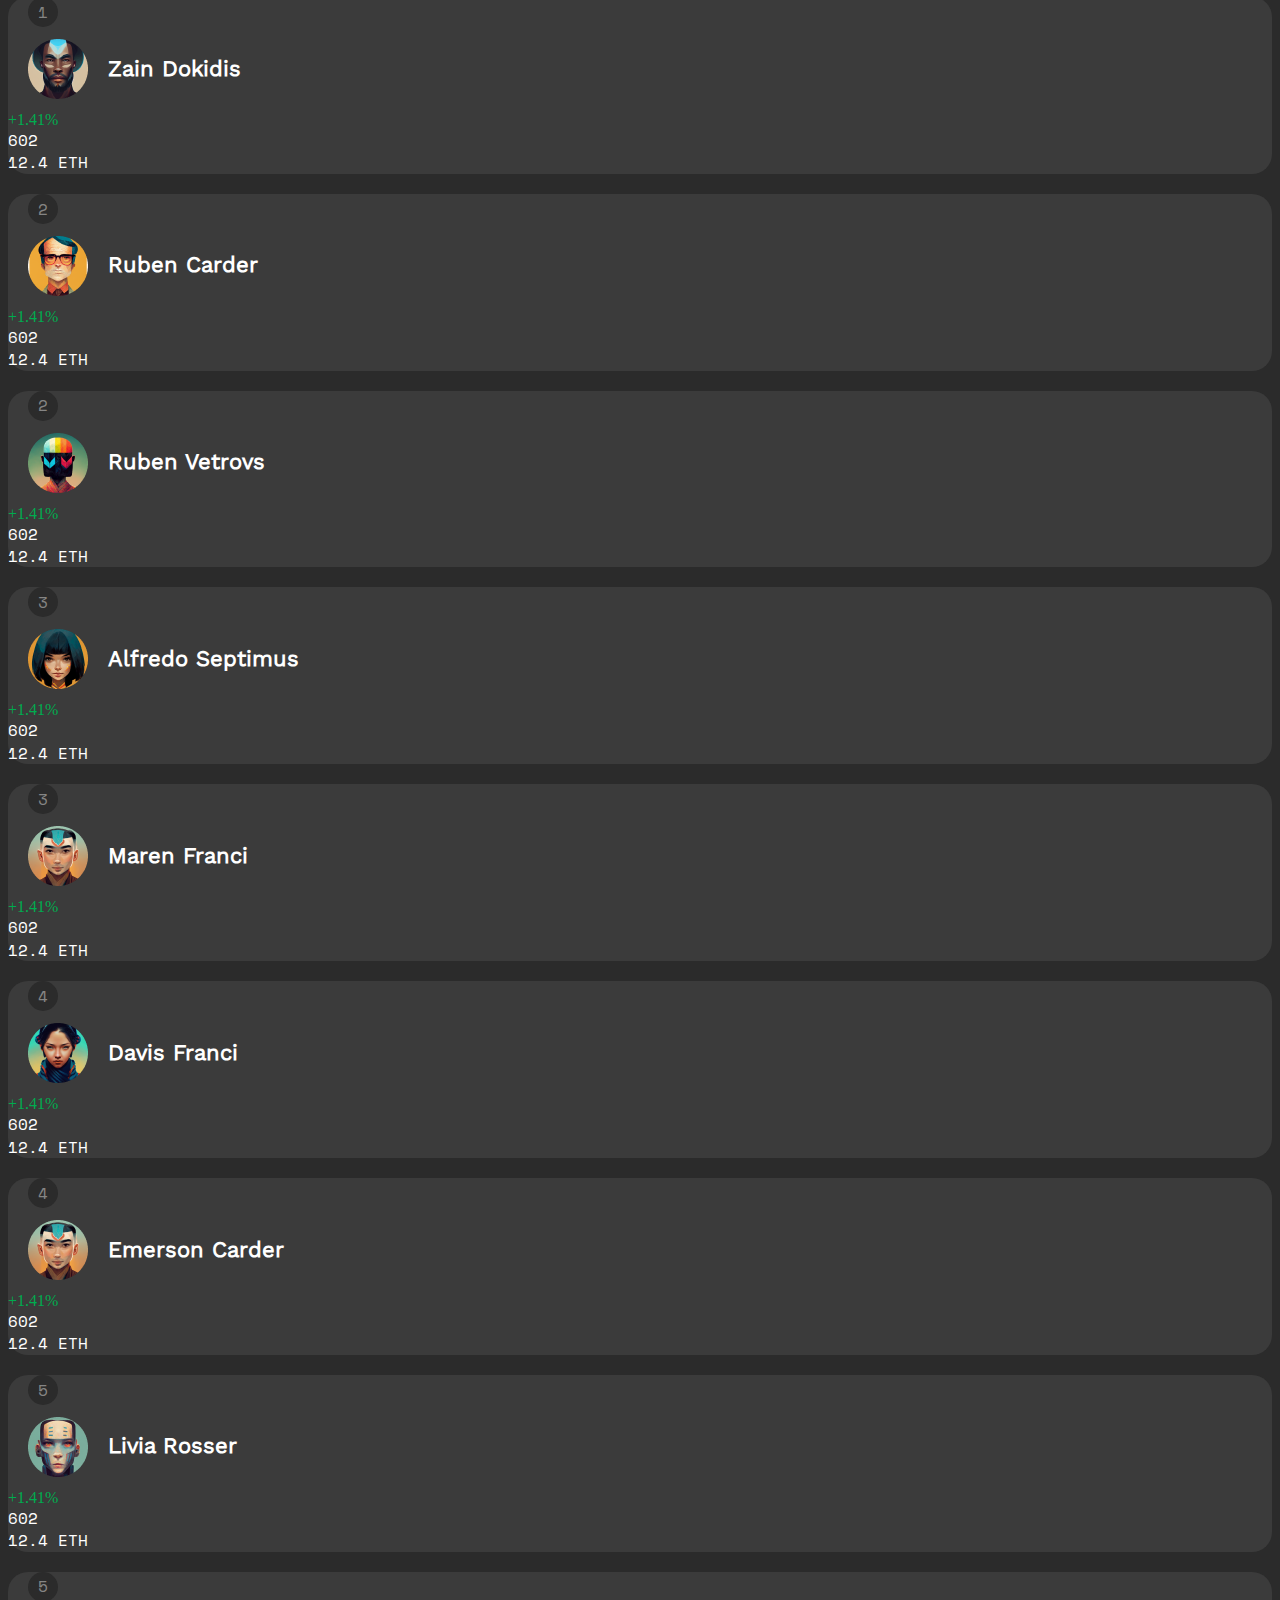
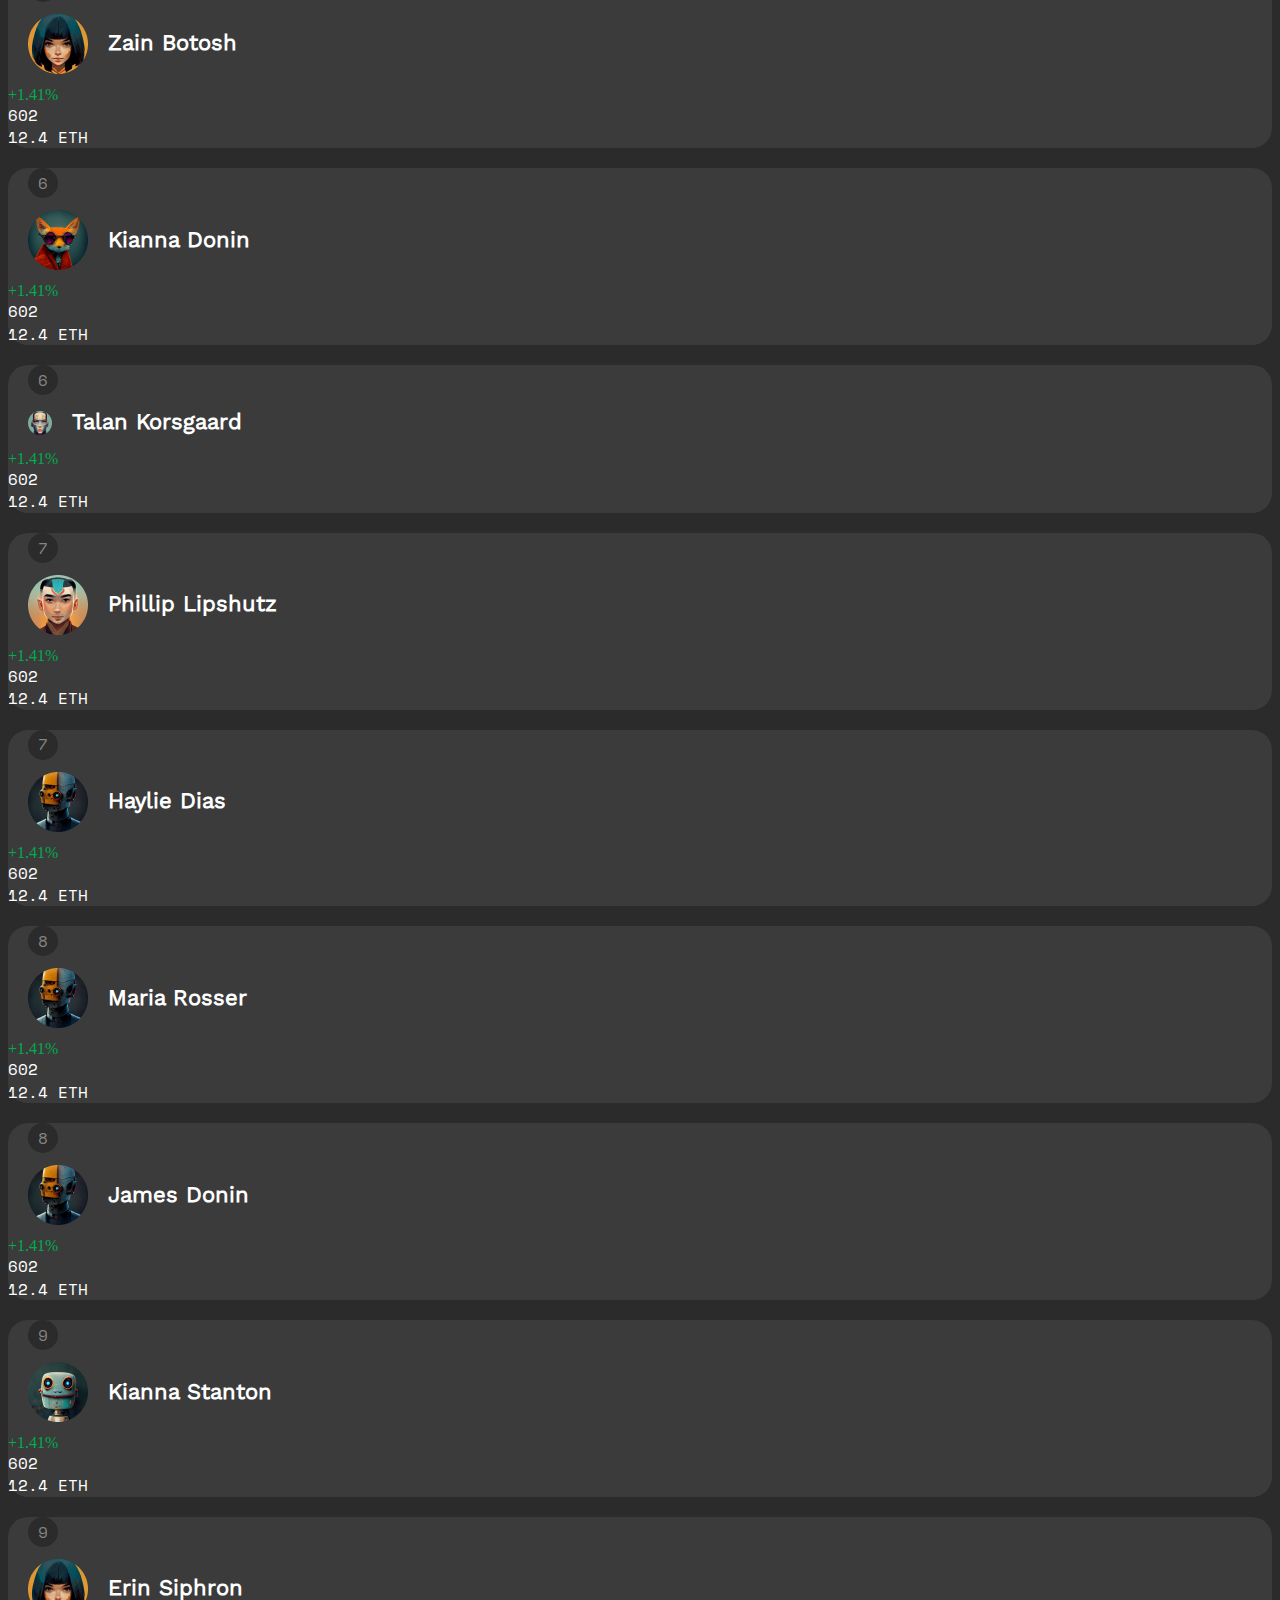
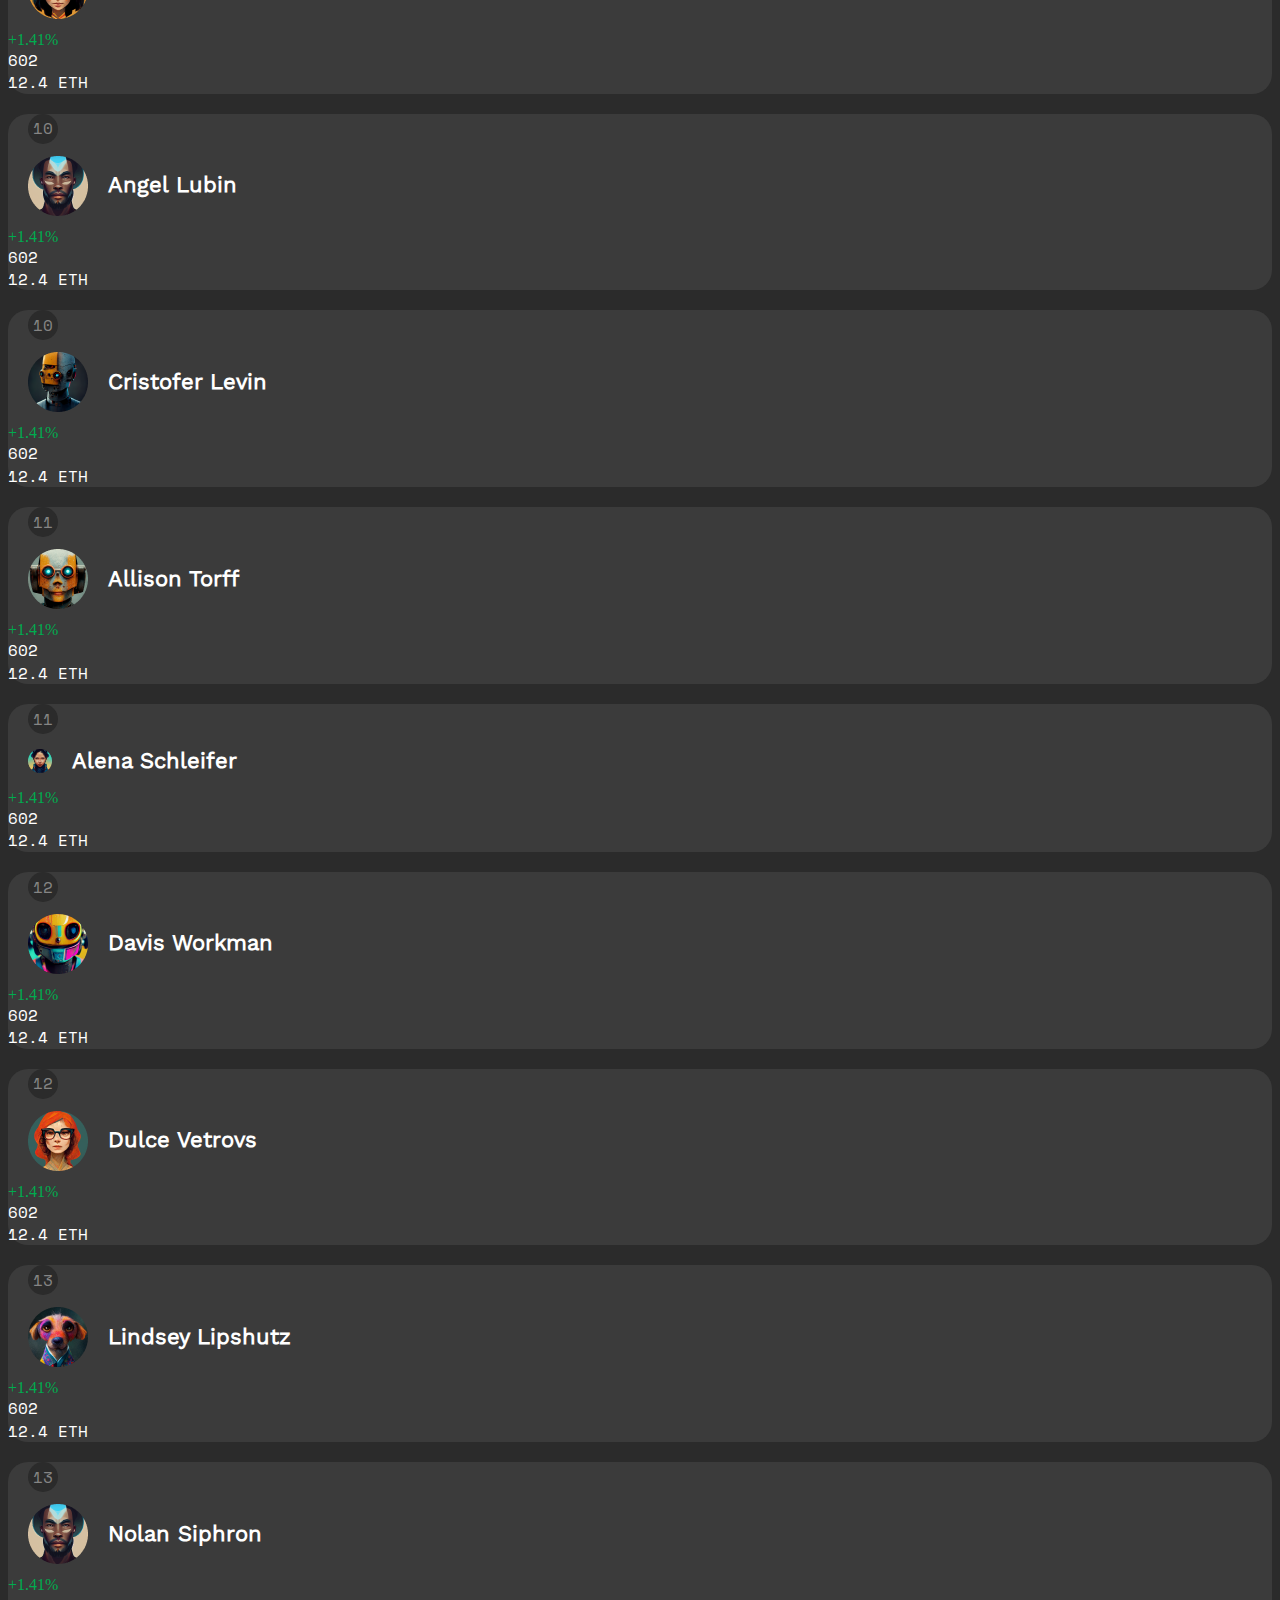
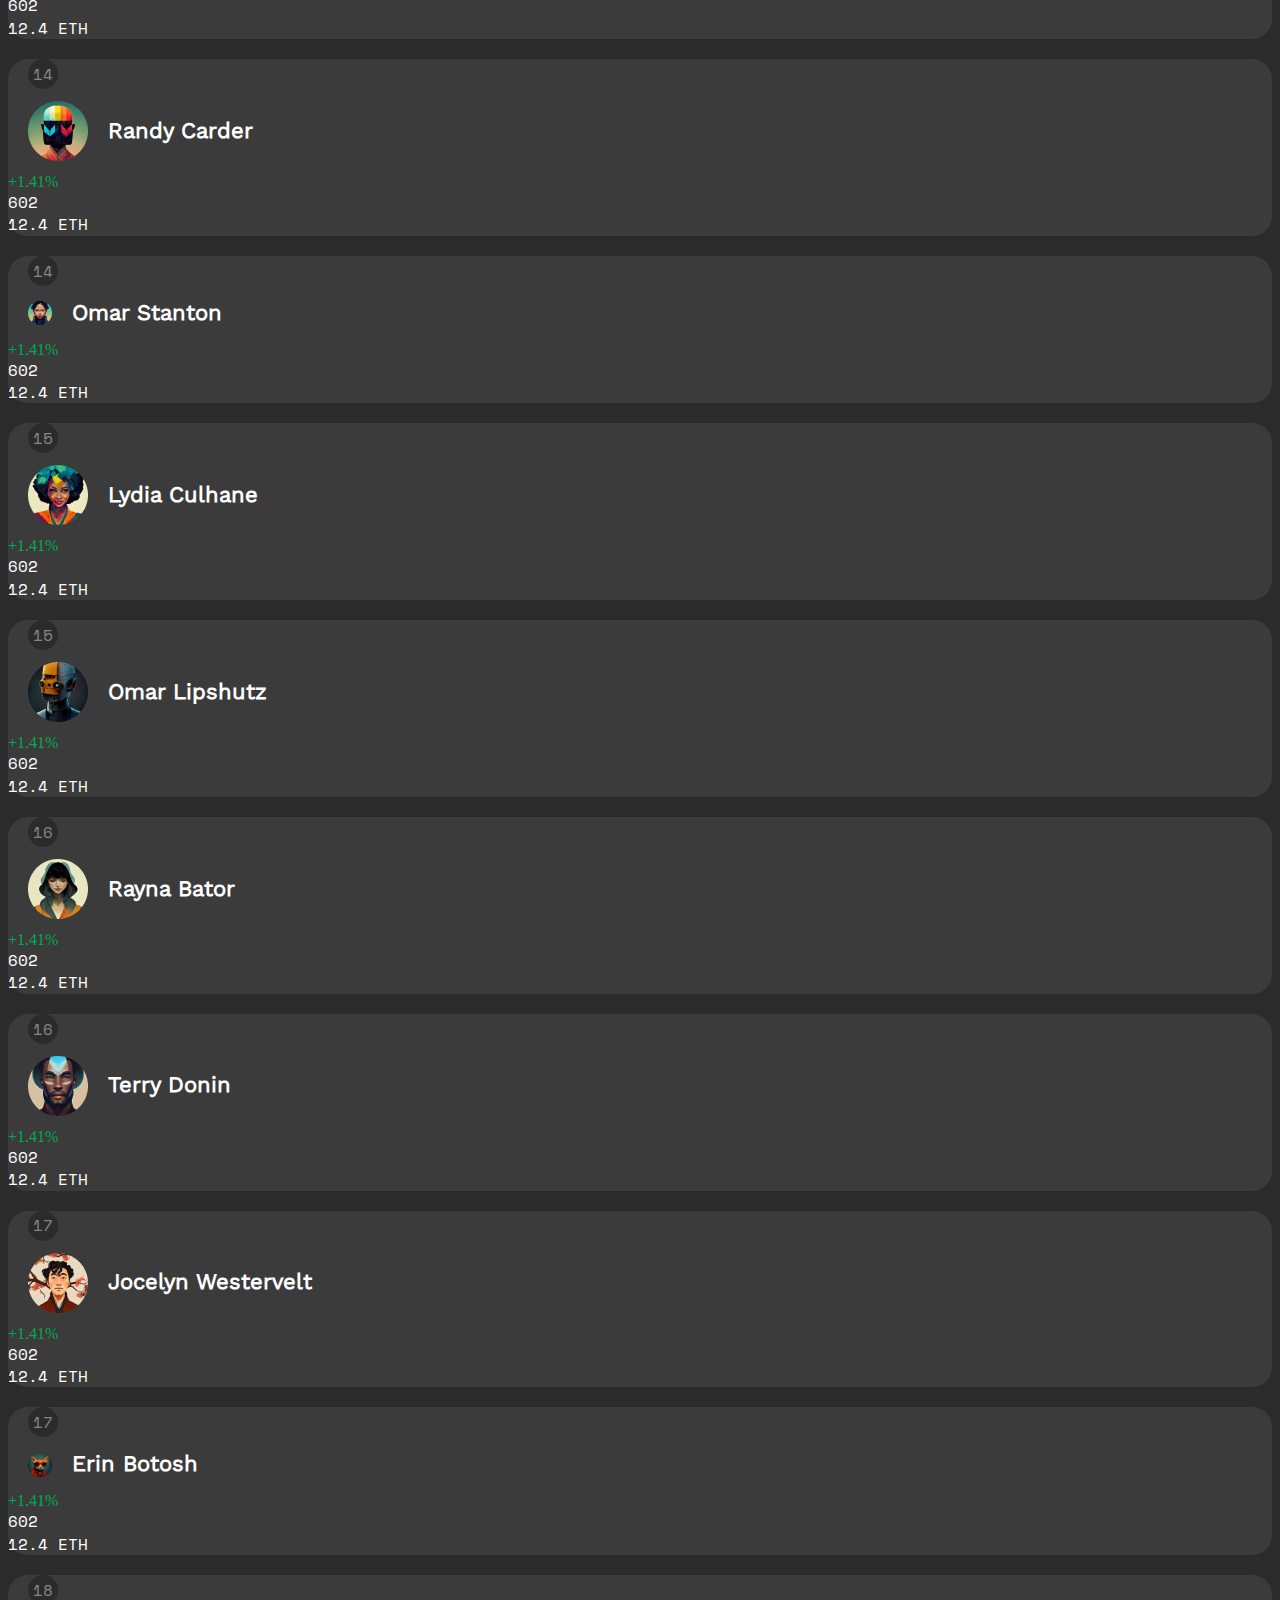
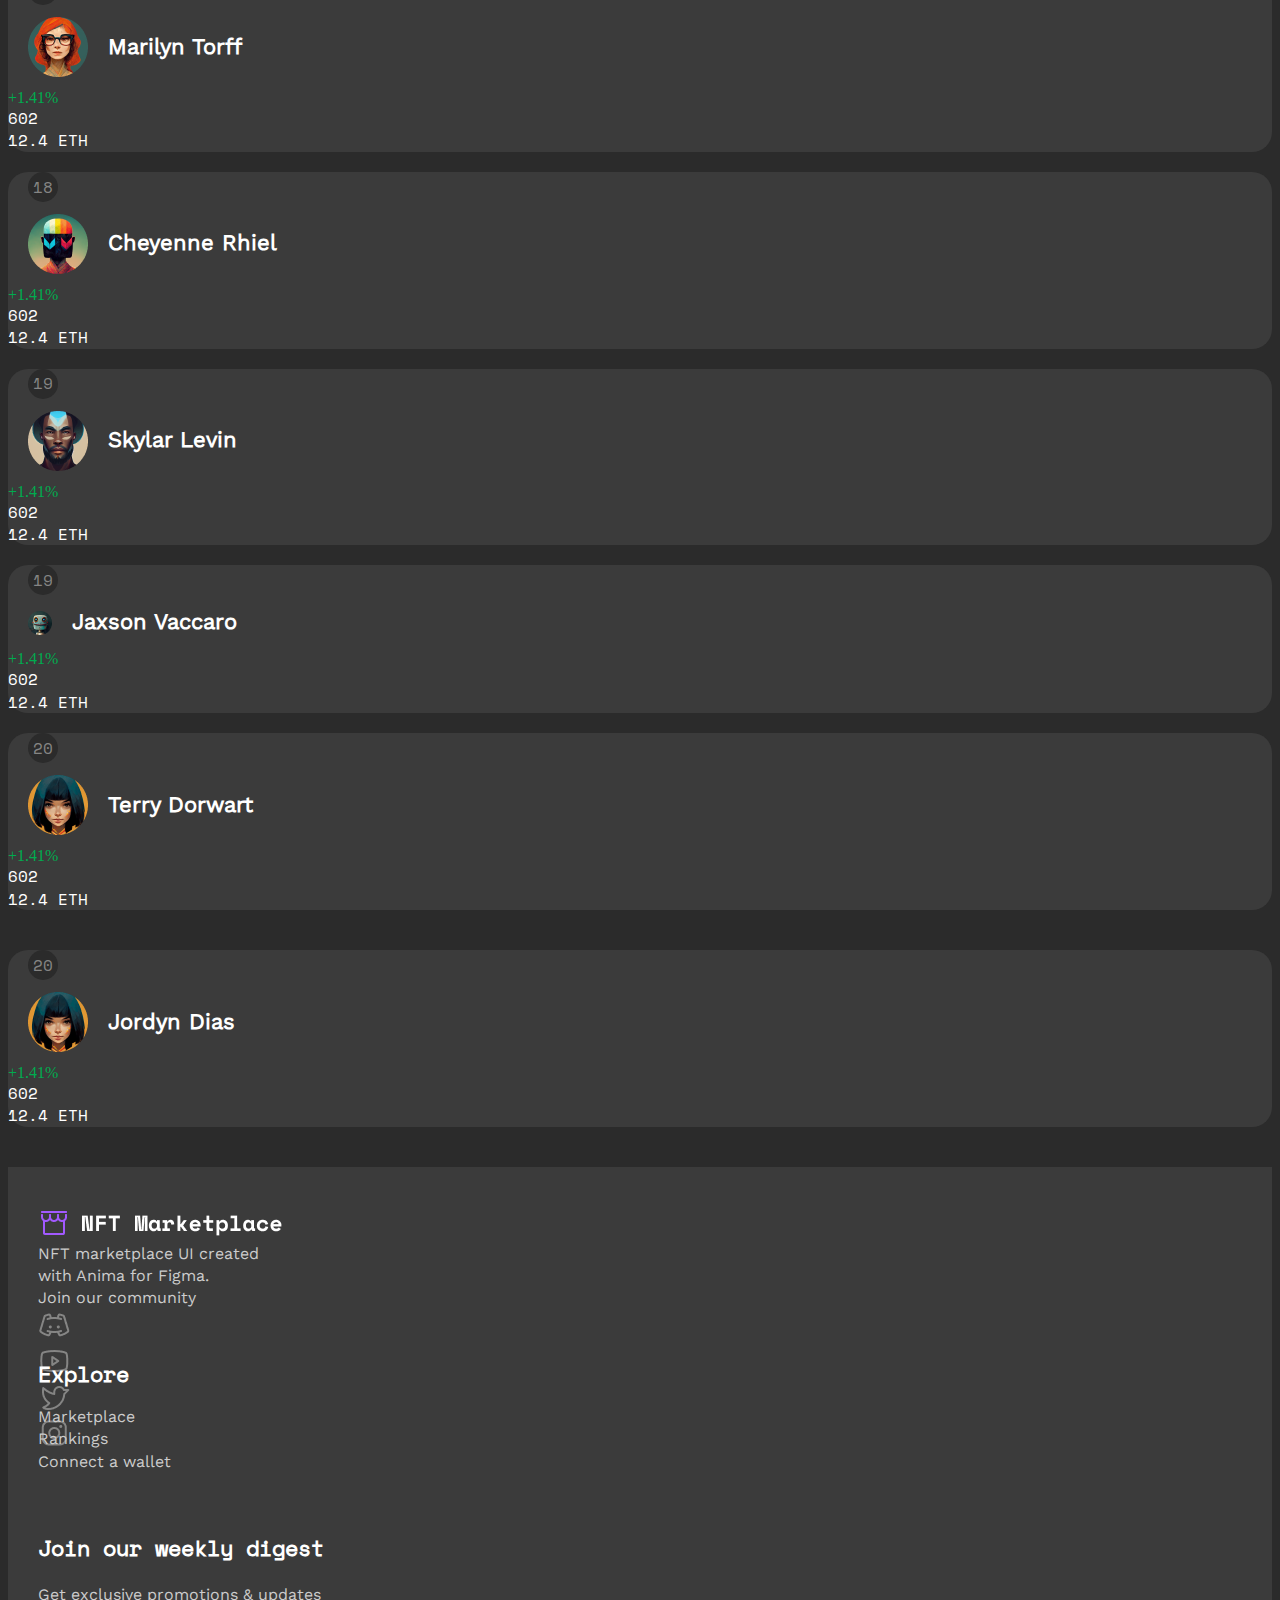
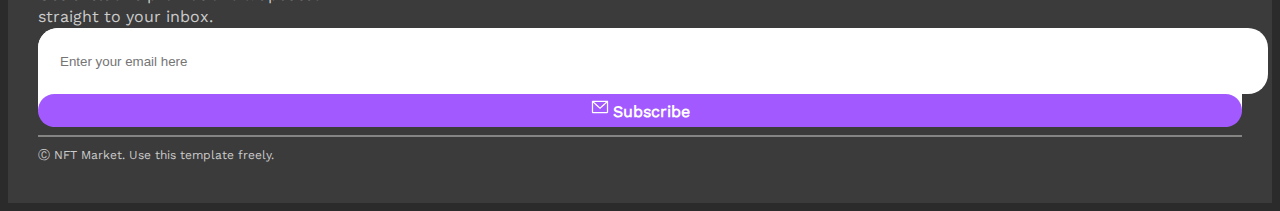
<file: Ranking/ranking.html>
<!DOCTYPE html>
<html lang="en">

<head>
    <meta charset="UTF-8">
    <meta http-equiv="X-UA-Compatible" content="IE=edge">
    <meta name="viewport" content="width=device-width, initial-scale=1.0">

    <link href="https://cdn.jsdelivr.net/npm/bootstrap@5.3.0-alpha2/dist/css/bootstrap.min.css" rel="stylesheet"
        integrity="sha384-aFq/bzH65dt+w6FI2ooMVUpc+21e0SRygnTpmBvdBgSdnuTN7QbdgL+OapgHtvPp" crossorigin="anonymous">
    <script src="https://cdn.jsdelivr.net/npm/bootstrap@5.3.0-alpha2/dist/js/bootstrap.bundle.min.js"
        integrity="sha384-qKXV1j0HvMUeCBQ+QVp7JcfGl760yU08IQ+GpUo5hlbpg51QRiuqHAJz8+BrxE/N"
        crossorigin="anonymous"></script>

    <title>Ranking</title>

    <style>
        @font-face {
            font-family: worksans;
            src: url(../src/fonts/worksans.ttf);
        }

        @font-face {
            font-family: spacemono;
            src: url(../src/fonts/spacemono.ttf);
        }

        body {
            background-color: #2B2B2B;
            padding-top: 20px;
        }

        .main-nav {
            display: flex;
            justify-content: end;
        }

        /* .main-nav-cont {
            width: 100%;
        } */

        .toggle-btn {
            color: #2B2B2B;
            background-color: #2B2B2B;
        }

        .navmenu {
            display: flex;
            align-items: center;

            gap: 30px;
        }

        .navmenu li a:hover {
            color: #A259FF !important;
        }

        .navmenu li>a {
            color: #FFFFFF;
            font-family: worksans;
            text-decoration: none;
        }

        .sign-up-btn {
            width: 152px;
            height: 60px;
            background: #A259FF;
            border-radius: 20px;
            border-color: transparent;
            margin-left: 30px;
        }

        .sign-up-btn:hover {
            background-color: #A259FF;
        }

        .sign-up-btn button {
            width: 152px;
            height: 60px;
            border-radius: 20px;
            background-color: transparent;
            display: flex;
            justify-content: center;
            align-items: center;
            gap: 12px;
            font-family: worksans;
        }

        .sign-up-btn>span {
            font-family: worksans;
        }

        .s1header {
            padding-top: 80px;
            padding-bottom: 80px;
            display: flex;
            flex-direction: column;
            gap: 20px;
        }

        .s1header>h1 {
            font-family: worksans;
            font-weight: 600;
            font-size: 51px;
            line-height: 110%;
            color: #FFFFFF;

            margin-bottom: 0;
        }

        .s1header>span {
            font-family: worksans;
            font-weight: 400;
            font-size: 22px;
            line-height: 160%;
            color: #FFFFFF;
        }

        .s2box {
            display: flex;
            justify-content: center;
            padding: 10px;

            margin-bottom: 40px;
        }

        .s2box:hover {
            border-bottom: 3px solid #858584;
            padding-bottom: 10px;

        }

        .s2box>h3 {
            font-family: worksans;
            font-weight: 600;
            font-size: 22px;
            line-height: 140%;
            color: #858584;

            margin-bottom: 0;
        }

        .s2box>h3:hover {
            color: #FFFFFF;
        }

        /* table {
            gap: 20px;
        } */

        tbody,
        td,
        tfoot,
        th,
        thead,
        tr {
            border-style: none;
        }

        tbody th {
            border-top-left-radius: 20px;
            border-bottom-left-radius: 20px;
        }

        thead th {
            border-top-left-radius: 20px;
            border-bottom-left-radius: 20px;
        }

        table tr th {
            color: white;
        }

        tbody td {
            color: white;
        }

        table thead {
            border: 1px solid #3B3B3B;
        }

        thead tr th {
            font-family: spacemono;
            font-weight: 400;
            font-size: 16px;
            line-height: 140%;
            color: #858584;
        }

        tbody tr {
            background: #3B3B3B;
            /* border-radius: 20px !important; */
        }

        /* tr:first-child td:first-child {
            border-top-left-radius: 20px;
        }

        tr:last-child td:first-child {
            border-bottom-left-radius: 20px;
        } */


        tr:first-child td:last-child {
            border-top-right-radius: 20px;
        }

        tr:last-child td:last-child {
            border-bottom-right-radius: 20px;
        }

        /* tbody {
            border-radius: 20px !important;
        } */



        .table-numbering {
            width: 30px;
            height: 30px;
            background: #2B2B2B;
            border-radius: 20px;

            display: flex;
            justify-content: center;
            align-items: center;

            margin-left: 20px;

        }

        .table-numbering>span {
            font-family: spacemono;
            font-weight: 400;
            font-size: 16px;
            line-height: 140%;
            color: #858584;
        }

        .table-artist {
            display: flex;
            align-items: center;
            gap: 20px;

            margin-top: 12px;
            margin-bottom: 12px;
            margin-left: 20px;
        }

        .table-artist>span {
            font-family: worksans;
            font-weight: 600;
            font-size: 22px;
            line-height: 140%;
            color: #FFFFFF;
        }

        .change {
            color: #00AC4F;
            margin-right: 115px;
        }

        .NFTs-Sold {
            font-family: spacemono;
            font-weight: 400;
            font-size: 16px;
            line-height: 140%;
            color: #FFFFFF;

            margin-right: 163px;
        }

        .Volume {
            font-family: spacemono;
            font-weight: 400;
            font-size: 16px;
            line-height: 140%;
            color: #FFFFFF;

        }

        .t-header {
            border: 1px solid #3B3B3B;
            border-radius: 20px;
            /* height: 46px; */
            display: flex;
            align-items: center;

            padding-top: 12px;
            padding-bottom: 12px;
            padding-left: 20px;
            padding-right: 20px;

            justify-content: space-between;

        }

        .t-header-box1 {
            display: flex;
            gap: 40px;
        }

        .t-header-box2 {
            display: flex;
            width: 520px;
            gap: 105px;
        }

        .t-header-box1>span {
            font-family: spacemono;
            font-weight: 400;
            font-size: 16px;
            line-height: 140%;
            color: #858584;
        }

        .t-header-box2>span {
            font-family: spacemono;
            font-weight: 400;
            font-size: 16px;
            line-height: 140%;
            color: #858584;
        }

        .main-table {
            background: #3B3B3B;
            border-radius: 20px;
            /* height: 84px; */
        }

        .stats {
            /* gap: 165px; */
            padding-right: 105px;
            /* padding-left: 250px; */
        }

        .footer {
            padding-top: 40px;
            padding-bottom: 40px;
            padding-left: 30px;
            padding-right: 30px;

            background-color: #3B3B3B;
        }

        .footer-nft-marketplace {
            width: 238px;
            height: 44px;
        }

        .footer-nft-marketplace>span {
            font-family: worksans;
            font-weight: 400;
            font-size: 16px;
            line-height: 140%;
            color: #CCCCCC;
        }

        .footer-icons {
            width: 158px;
            height: 32px;
        }

        .Explore-h>h1 {
            font-family: spacemono;
            font-weight: 700;
            font-size: 22px;
            line-height: 160%;
            color: #FFFFFF;
        }

        .footer-explore {
            width: 133px;
            height: 106px;
        }

        .footer-explore-pages>a {
            font-family: worksans;
            font-weight: 400;
            font-size: 16px;
            line-height: 140%;
            color: #CCCCCC;
            text-decoration: none;
        }

        .subscribe-form1 {
            width: 100%;
            position: relative;
            background-color: #FFFFFF;
            border-radius: 20px;
        }

        .email-input1 {
            width: 100%;
            height: 60px;
            background: #FFFFFF;
            border-color: transparent;
            border-radius: 20px;
            padding-left: 20px;

            outline: 0;
        }

        .subscribe-btn1 {
            width: 100%;
            background: #A259FF;
            border-radius: 20px;
            justify-content: center;
            align-items: center;
            border-color: transparent;
        }

        .subscribe-btn1>span {
            font-family: worksans;
            font-weight: 600;
            font-size: 16px;
            line-height: 140%;
            color: #FFFFFF;
        }

        @media (max-width: 425px) {
            body {
                padding-top: 10px;
            }

            .main-nav-cont {
                padding-left: 30px;
                padding-right: 30px;
            }

            .navbartogglebtn {
                width: 100% !important;
                display: flex !important;
                justify-content: space-between !important;
            }

            .navbar-toggler-icon {
                background-image: url(../src/img/burgermenu.png);
            }

            .s1header {
                padding-left: 30px;
                padding-right: 30px;
                padding-top: 30px;
                padding-bottom: 30px;
            }

            .s1header>h1 {
                font-size: 28px;
                line-height: 140%;
            }

            .s1header>span {
                font-size: 16px;
                line-height: 140%;
            }

            .s2box {
                margin-bottom: 40px;
                /* padding-left: 5px; */
                padding-right: 30px;
                width: 25%;
                justify-content: center;

            }

            .s2box>h3 {
                font-size: 16px;
                line-height: 140%;
            }

            .table-artist {
                margin-left: 10px;
                margin-right: 10px;
                width: 170px;
            }

            .table-artist>img {
                width: 24px;
                height: 24px;
            }

            .table-artist>span {
                font-size: 16px;
                line-height: 140%;
            }

            .stats {
                /* padding-right: 30px; */
                width: 100%;
                padding-right: 30px;
                justify-content: end;
            }

            .main-table {
                width: 100%;
            }

            /* .Volume {
                padding-right: 10px;
            } */

            .Volume>span {
                font-size: 12px;
                line-height: 110%;
            }

            .table-numbering {
                background-color: transparent;
                margin-left: 10px;
            }

            .table-numbering>span {
                font-size: 12px;
                line-height: 110%;
            }

            .t-header-box1 {
                gap: 20px;
            }

            .s3-table {
                padding-left: 30px;
                padding-right: 30px;
            }

            .t-header-box2 {
                justify-content: end;
                padding-right: 10px;
            }

            .footer-nft-marketplace {
                width: 100%;
            }

            .Explore-h {
                margin-top: 30px;
            }

            .footer-explore-pages {
                margin-bottom: 20px;
            }

            .mobiledigest {
                margin-top: 30px;
            }

            .subscribe-form1 {
                display: grid !important;
                background-color: transparent;
            }

            .email-input1 {
                width: 100% !important;
                height: auto !important;
                padding: 12px !important;
            }

            .subscribe-btn1 {
                gap: 12px;
                width: 100% !important;
                padding: 12px !important;
                margin-top: 16px !important;
                display: flex;
                justify-content: center;
                align-content: center;
            }
        }
    </style>
</head>

<body>

    <div class="container-fluid">

        <div class="row">

            <div class="navbar navbar-expand-lg main-nav p-0">

                <div class="container main-nav-cont">

                    <div class="navbartogglebtn">

                        <span class="navbar-brand brand" !important>
                            <a class="navbar-brand" href="../index.html">
                                <img src="../src/img/Logo.png">
                            </a>
                        </span>

                        <button class="navbar-toggler toggle-btn" type="button" data-bs-toggle="collapse"
                            data-bs-target="#mynav">
                            <span class="navbar-toggler-icon"></span>
                        </button>

                    </div>

                    <div class="collapse navbar-collapse main-nav" id="mynav">

                        <ul class="nav navbar-nav navbar-list navmenu">
                            <li class="nav-item">
                                <a href="../Marketplace/marketplace.html" class="nav-link"
                                    target="_blank">Marketplace</a>
                            </li>
                            <li class="nav-item">
                                <a href="#" class="nav-link">Rankings</a>
                            </li>
                            <li class="nav-item">
                                <a href="../walllet/wallet.html" class="nav-link" target="_blank">Connect a wallet</a>
                            </li>
                        </ul>

                        <a href="../sign-up.html" style="text-decoration: none;" target="_blank">

                            <button class="btn sign-up-btn d-flex justify-content-center align-items-center"
                                type="submit">

                                <div class="me-2">
                                    <img src="../src/img/uservector.png" alt="">
                                </div>

                                <span style="color: #FFFFFF; font-size: 16px;">Sign Up</span>

                            </button>
                        </a>

                    </div>

                </div>

            </div>

        </div>

    </div>

    <div class="container section1">

        <div class="row">

            <div class="col-12 s1header">

                <h1>Top Creators</h1>

                <span>Check out top ranking NFT artists on the NFT Marketplace.</span>

            </div>

        </div>

    </div>

    <div class="container section2">

        <div class="row">

            <div class="col-md-3 col-lg-3 col-sm-3 s2box d-none d-md-flex">

                <h3>Today</h3>

            </div>

            <div class="col-md-3 col-lg-3 col-sm-3 s2box d-none d-md-flex">

                <h3>This Week</h3>

            </div>

            <div class="col-md-3 col-lg-3 col-sm-3 s2box d-none d-md-flex">

                <h3>This Month</h3>

            </div>

            <div class="col-md-3 col-lg-3 col-sm-3 s2box d-none d-md-flex">

                <h3>All Time</h3>

            </div>

        </div>

        <div class="row">

            <div class="col-md-3 col-lg-3 col-sm-3 s2box d-flex d-md-none">

                <h3>1d</h3>

            </div>

            <div class="col-md-3 col-lg-3 col-sm-3 s2box d-flex d-md-none">

                <h3>7d</h3>

            </div>

            <div class="col-md-3 col-lg-3 col-sm-3 s2box d-flex d-md-none">

                <h3>30d</h3>

            </div>

            <div class="col-md-3 col-lg-3 col-sm-3 s2box d-flex d-md-none">

                <h3>All Time</h3>

            </div>

        </div>

    </div>

    <div class="container section3">

        <div class="row">

            <!-- <div class="col-12 s3-table">

                <table class="table">

                    <thead>

                        <tr >

                            <th scope="col">#</th>
                            <th scope="col">Artist</th>
                            <th scope="col">Change</th>
                            <th scope="col">NFTs Sold</th>
                            <th scope="col">Volume</th>

                        </tr>

                    </thead>

                    <tbody>

                        <tr>
                            <th scope="row" style="vertical-align: middle;">
                                <div class="table-numbering">
                                    <span>1</span>
                                </div>
                            </th>

                            <td class="table-artist d-flex align-items-center">

                                <img src="./img/jaydon.png" alt="">
                                <span>Jaydon Ekstrom Bothman</span>

                            </td>

                            <td class="change" style="vertical-align: middle;">
                                <span>+1.41%</span>
                            </td>

                            <td class="NFTs-Sold" style="vertical-align: middle;">602</td>

                            <td class="Volume" style="vertical-align: middle;">12.4 ETH</td>

                        </tr>

                    </tbody>

                </table>

            </div> -->

            <div class="col-12 s3-table" style="margin-bottom: 20px;">

                <div class="t-header">

                    <div class="t-header-box1">
                        <span>#</span>
                        <span>Artist</span>
                    </div>

                    <div class="t-header-box2 d-md-none d-flex">
                        <!-- <span>Change</span>
                        <span>NFTs Sold</span> -->
                        <span>Volume</span>
                    </div>

                    <div class="t-header-box2 d-none d-md-flex">
                        <span>Change</span>
                        <span>NFTs Sold</span>
                        <span>Volume</span>
                    </div>

                </div>

            </div>

        </div>

        <div class="row d-none d-md-flex">

            <div class="col-12 s3-table" style="margin-bottom: 20px;">

                <div class="main-table d-flex justify-content-between">

                    <div class="d-flex align-items-center">

                        <div class="table-numbering">
                            <span>1</span>
                        </div>

                        <div class="table-artist">
                            <img src="./img/jaydon.png" alt="">
                            <span>Jaydon Ekstrom Bothman</span>
                        </div>

                    </div>

                    <div class="stats d-flex align-items-center">

                        <div class="change d-none d-md-flex">
                            <span>+1.41%</span>
                        </div>

                        <div class="NFTs-Sold d-none d-md-flex">
                            <span>602</span>
                        </div>

                        <div class="Volume">
                            <span>12.4 ETH</span>
                        </div>

                    </div>

                </div>

            </div>

        </div>

        <div class="row d-flex d-md-none">

            <div class="col-12 s3-table" style="margin-bottom: 20px;">

                <div class="main-table d-flex justify-content-between">

                    <div class="d-flex align-items-center">

                        <div class="table-numbering">
                            <span>1</span>
                        </div>

                        <div class="table-artist">
                            <img src="./img/angel.png" alt="">
                            <span>Zain Dokidis</span>
                        </div>

                    </div>

                    <div class="stats d-flex align-items-center">

                        <div class="change d-none d-md-flex">
                            <span>+1.41%</span>
                        </div>

                        <div class="NFTs-Sold d-none d-md-flex">
                            <span>602</span>
                        </div>

                        <div class="Volume">
                            <span>12.4 ETH</span>
                        </div>

                    </div>

                </div>

            </div>

        </div>

        <div class="row d-none d-md-flex">

            <div class="col-12 s3-table" style="margin-bottom: 20px;">

                <div class="main-table d-flex justify-content-between">

                    <div class="d-flex align-items-center">

                        <div class="table-numbering">
                            <span>2</span>
                        </div>

                        <div class="table-artist">
                            <img src="./img/ruben.png" alt="">
                            <span>Ruben Carder</span>
                        </div>

                    </div>

                    <div class="stats d-flex align-items-center">

                        <div class="change d-none d-md-flex">
                            <span>+1.41%</span>
                        </div>

                        <div class="NFTs-Sold d-none d-md-flex">
                            <span>602</span>
                        </div>

                        <div class="Volume">
                            <span>12.4 ETH</span>
                        </div>

                    </div>

                </div>

            </div>

        </div>

        <div class="row d-flex d-md-none">

            <div class="col-12 s3-table" style="margin-bottom: 20px;">

                <div class="main-table d-flex justify-content-between">

                    <div class="d-flex align-items-center">

                        <div class="table-numbering">
                            <span>2</span>
                        </div>

                        <div class="table-artist">
                            <img src="./img/randy.png" alt="">
                            <span>Ruben Vetrovs</span>
                        </div>

                    </div>

                    <div class="stats d-flex align-items-center">

                        <div class="change d-none d-md-flex">
                            <span>+1.41%</span>
                        </div>

                        <div class="NFTs-Sold d-none d-md-flex">
                            <span>602</span>
                        </div>

                        <div class="Volume">
                            <span>12.4 ETH</span>
                        </div>

                    </div>

                </div>

            </div>

        </div>

        <div class="row d-none d-md-flex">

            <div class="col-12 s3-table" style="margin-bottom: 20px;">

                <div class="main-table d-flex justify-content-between">

                    <div class="d-flex align-items-center">

                        <div class="table-numbering">
                            <span>3</span>
                        </div>

                        <div class="table-artist">
                            <img src="./img/alfredo.png" alt="">
                            <span>Alfredo Septimus</span>
                        </div>

                    </div>

                    <div class="stats d-flex align-items-center">

                        <div class="change d-none d-md-flex">
                            <span>+1.41%</span>
                        </div>

                        <div class="NFTs-Sold d-none d-md-flex">
                            <span>602</span>
                        </div>

                        <div class="Volume">
                            <span>12.4 ETH</span>
                        </div>

                    </div>

                </div>

            </div>

        </div>

        <div class="row d-flex d-md-none">

            <div class="col-12 s3-table" style="margin-bottom: 20px;">

                <div class="main-table d-flex justify-content-between">

                    <div class="d-flex align-items-center">

                        <div class="table-numbering">
                            <span>3</span>
                        </div>

                        <div class="table-artist">
                            <img src="./img/philip.png" alt="">
                            <span>Maren Franci</span>
                        </div>

                    </div>

                    <div class="stats d-flex align-items-center">

                        <div class="change d-none d-md-flex">
                            <span>+1.41%</span>
                        </div>

                        <div class="NFTs-Sold d-none d-md-flex">
                            <span>602</span>
                        </div>

                        <div class="Volume">
                            <span>12.4 ETH</span>
                        </div>

                    </div>

                </div>

            </div>

        </div>

        <div class="row d-none d-md-flex">

            <div class="col-12 s3-table" style="margin-bottom: 20px;">

                <div class="main-table d-flex justify-content-between">

                    <div class="d-flex align-items-center">

                        <div class="table-numbering">
                            <span>4</span>
                        </div>

                        <div class="table-artist">
                            <img src="./img/davis.png" alt="">
                            <span>Davis Franci</span>
                        </div>

                    </div>

                    <div class="stats d-flex align-items-center">

                        <div class="change d-none d-md-flex">
                            <span>+1.41%</span>
                        </div>

                        <div class="NFTs-Sold d-none d-md-flex">
                            <span>602</span>
                        </div>

                        <div class="Volume">
                            <span>12.4 ETH</span>
                        </div>

                    </div>

                </div>

            </div>

        </div>

        <div class="row d-flex d-md-none">

            <div class="col-12 s3-table" style="margin-bottom: 20px;">

                <div class="main-table d-flex justify-content-between">

                    <div class="d-flex align-items-center">

                        <div class="table-numbering">
                            <span>4</span>
                        </div>

                        <div class="table-artist">
                            <img src="./img/philip.png" alt="">
                            <span>Emerson Carder</span>
                        </div>

                    </div>

                    <div class="stats d-flex align-items-center">

                        <div class="change d-none d-md-flex">
                            <span>+1.41%</span>
                        </div>

                        <div class="NFTs-Sold d-none d-md-flex">
                            <span>602</span>
                        </div>

                        <div class="Volume">
                            <span>12.4 ETH</span>
                        </div>

                    </div>

                </div>

            </div>

        </div>

        <div class="row d-none d-md-flex">

            <div class="col-12 s3-table" style="margin-bottom: 20px;">

                <div class="main-table d-flex justify-content-between">

                    <div class="d-flex align-items-center">

                        <div class="table-numbering">
                            <span>5</span>
                        </div>

                        <div class="table-artist">
                            <img src="./img/livia.png" alt="">
                            <span>Livia Rosser</span>
                        </div>

                    </div>

                    <div class="stats d-flex align-items-center">

                        <div class="change d-none d-md-flex">
                            <span>+1.41%</span>
                        </div>

                        <div class="NFTs-Sold d-none d-md-flex">
                            <span>602</span>
                        </div>

                        <div class="Volume">
                            <span>12.4 ETH</span>
                        </div>

                    </div>

                </div>

            </div>

        </div>

        <div class="row d-flex d-md-none">

            <div class="col-12 s3-table" style="margin-bottom: 20px;">

                <div class="main-table d-flex justify-content-between">

                    <div class="d-flex align-items-center">

                        <div class="table-numbering">
                            <span>5</span>
                        </div>

                        <div class="table-artist">
                            <img src="./img/alfredo.png" alt="">
                            <span>Zain Botosh</span>
                        </div>

                    </div>

                    <div class="stats d-flex align-items-center">

                        <div class="change d-none d-md-flex">
                            <span>+1.41%</span>
                        </div>

                        <div class="NFTs-Sold d-none d-md-flex">
                            <span>602</span>
                        </div>

                        <div class="Volume">
                            <span>12.4 ETH</span>
                        </div>

                    </div>

                </div>

            </div>

        </div>

        <div class="row d-none d-md-flex">

            <div class="col-12 s3-table" style="margin-bottom: 20px;">

                <div class="main-table d-flex justify-content-between">

                    <div class="d-flex align-items-center">

                        <div class="table-numbering">
                            <span>6</span>
                        </div>

                        <div class="table-artist">
                            <img src="./img/kianna.png" alt="">
                            <span>Kianna Donin</span>
                        </div>

                    </div>

                    <div class="stats d-flex align-items-center">

                        <div class="change d-none d-md-flex">
                            <span>+1.41%</span>
                        </div>

                        <div class="NFTs-Sold d-none d-md-flex">
                            <span>602</span>
                        </div>

                        <div class="Volume">
                            <span>12.4 ETH</span>
                        </div>

                    </div>

                </div>

            </div>

        </div>

        <div class="row d-flex d-md-none">

            <div class="col-12 s3-table" style="margin-bottom: 20px;">

                <div class="main-table d-flex justify-content-between">

                    <div class="d-flex align-items-center">

                        <div class="table-numbering">
                            <span>6</span>
                        </div>

                        <div class="table-artist">
                            <img src="./img/talan.png" alt="">
                            <span>Talan Korsgaard</span>
                        </div>

                    </div>

                    <div class="stats d-flex align-items-center">

                        <div class="change d-none d-md-flex">
                            <span>+1.41%</span>
                        </div>

                        <div class="NFTs-Sold d-none d-md-flex">
                            <span>602</span>
                        </div>

                        <div class="Volume">
                            <span>12.4 ETH</span>
                        </div>

                    </div>

                </div>

            </div>

        </div>

        <div class="row d-none d-md-flex">

            <div class="col-12 s3-table" style="margin-bottom: 20px;">

                <div class="main-table d-flex justify-content-between">

                    <div class="d-flex align-items-center">

                        <div class="table-numbering">
                            <span>7</span>
                        </div>

                        <div class="table-artist">
                            <img src="./img/philip.png" alt="">
                            <span>Phillip Lipshutz</span>
                        </div>

                    </div>

                    <div class="stats d-flex align-items-center">

                        <div class="change d-none d-md-flex">
                            <span>+1.41%</span>
                        </div>

                        <div class="NFTs-Sold d-none d-md-flex">
                            <span>602</span>
                        </div>

                        <div class="Volume">
                            <span>12.4 ETH</span>
                        </div>

                    </div>

                </div>

            </div>

        </div>

        <div class="row d-flex d-md-none">

            <div class="col-12 s3-table" style="margin-bottom: 20px;">

                <div class="main-table d-flex justify-content-between">

                    <div class="d-flex align-items-center">

                        <div class="table-numbering">
                            <span>7</span>
                        </div>

                        <div class="table-artist">
                            <img src="./img/maria.png" alt="">
                            <span>Haylie Dias</span>
                        </div>

                    </div>

                    <div class="stats d-flex align-items-center">

                        <div class="change d-none d-md-flex">
                            <span>+1.41%</span>
                        </div>

                        <div class="NFTs-Sold d-none d-md-flex">
                            <span>602</span>
                        </div>

                        <div class="Volume">
                            <span>12.4 ETH</span>
                        </div>

                    </div>

                </div>

            </div>

        </div>

        <div class="row d-none d-md-flex">

            <div class="col-12 s3-table" style="margin-bottom: 20px;">

                <div class="main-table d-flex justify-content-between">

                    <div class="d-flex align-items-center">

                        <div class="table-numbering">
                            <span>8</span>
                        </div>

                        <div class="table-artist">
                            <img src="./img/maria.png" alt="">
                            <span>Maria Rosser</span>
                        </div>

                    </div>

                    <div class="stats d-flex align-items-center">

                        <div class="change d-none d-md-flex">
                            <span>+1.41%</span>
                        </div>

                        <div class="NFTs-Sold d-none d-md-flex">
                            <span>602</span>
                        </div>

                        <div class="Volume">
                            <span>12.4 ETH</span>
                        </div>

                    </div>

                </div>

            </div>

        </div>

        <div class="row d-flex d-md-none">

            <div class="col-12 s3-table" style="margin-bottom: 20px;">

                <div class="main-table d-flex justify-content-between">

                    <div class="d-flex align-items-center">

                        <div class="table-numbering">
                            <span>8</span>
                        </div>

                        <div class="table-artist">
                            <img src="./img/maria.png" alt="">
                            <span>James Donin</span>
                        </div>

                    </div>

                    <div class="stats d-flex align-items-center">

                        <div class="change d-none d-md-flex">
                            <span>+1.41%</span>
                        </div>

                        <div class="NFTs-Sold d-none d-md-flex">
                            <span>602</span>
                        </div>

                        <div class="Volume">
                            <span>12.4 ETH</span>
                        </div>

                    </div>

                </div>

            </div>

        </div>

        <div class="row d-none d-md-flex">

            <div class="col-12 s3-table" style="margin-bottom: 20px;">

                <div class="main-table d-flex justify-content-between">

                    <div class="d-flex align-items-center">

                        <div class="table-numbering">
                            <span>9</span>
                        </div>

                        <div class="table-artist">
                            <img src="./img/stanton.png" alt="">
                            <span>Kianna Stanton</span>
                        </div>

                    </div>

                    <div class="stats d-flex align-items-center">

                        <div class="change d-none d-md-flex">
                            <span>+1.41%</span>
                        </div>

                        <div class="NFTs-Sold d-none d-md-flex">
                            <span>602</span>
                        </div>

                        <div class="Volume">
                            <span>12.4 ETH</span>
                        </div>

                    </div>

                </div>

            </div>

        </div>

        <div class="row d-flex d-md-none">

            <div class="col-12 s3-table" style="margin-bottom: 20px;">

                <div class="main-table d-flex justify-content-between">

                    <div class="d-flex align-items-center">

                        <div class="table-numbering">
                            <span>9</span>
                        </div>

                        <div class="table-artist">
                            <img src="./img/alfredo.png" alt="">
                            <span>Erin Siphron</span>
                        </div>

                    </div>

                    <div class="stats d-flex align-items-center">

                        <div class="change d-none d-md-flex">
                            <span>+1.41%</span>
                        </div>

                        <div class="NFTs-Sold d-none d-md-flex">
                            <span>602</span>
                        </div>

                        <div class="Volume">
                            <span>12.4 ETH</span>
                        </div>

                    </div>

                </div>

            </div>

        </div>

        <div class="row d-none d-md-flex">

            <div class="col-12 s3-table" style="margin-bottom: 20px;">

                <div class="main-table d-flex justify-content-between">

                    <div class="d-flex align-items-center">

                        <div class="table-numbering">
                            <span>10</span>
                        </div>

                        <div class="table-artist">
                            <img src="./img/angel.png" alt="">
                            <span>Angel Lubin</span>
                        </div>

                    </div>

                    <div class="stats d-flex align-items-center">

                        <div class="change d-none d-md-flex">
                            <span>+1.41%</span>
                        </div>

                        <div class="NFTs-Sold d-none d-md-flex">
                            <span>602</span>
                        </div>

                        <div class="Volume">
                            <span>12.4 ETH</span>
                        </div>

                    </div>

                </div>

            </div>

        </div>

        <div class="row d-flex d-md-none">

            <div class="col-12 s3-table" style="margin-bottom: 20px;">

                <div class="main-table d-flex justify-content-between">

                    <div class="d-flex align-items-center">

                        <div class="table-numbering">
                            <span>10</span>
                        </div>

                        <div class="table-artist">
                            <img src="./img/maria.png" alt="">
                            <span>Cristofer Levin</span>
                        </div>

                    </div>

                    <div class="stats d-flex align-items-center">

                        <div class="change d-none d-md-flex">
                            <span>+1.41%</span>
                        </div>

                        <div class="NFTs-Sold d-none d-md-flex">
                            <span>602</span>
                        </div>

                        <div class="Volume">
                            <span>12.4 ETH</span>
                        </div>

                    </div>

                </div>

            </div>

        </div>

        <div class="row d-none d-md-flex">

            <div class="col-12 s3-table" style="margin-bottom: 20px;">

                <div class="main-table d-flex justify-content-between">

                    <div class="d-flex align-items-center">

                        <div class="table-numbering">
                            <span>11</span>
                        </div>

                        <div class="table-artist">
                            <img src="./img/allison.png" alt="">
                            <span>Allison Torff</span>
                        </div>

                    </div>

                    <div class="stats d-flex align-items-center">

                        <div class="change d-none d-md-flex">
                            <span>+1.41%</span>
                        </div>

                        <div class="NFTs-Sold d-none d-md-flex">
                            <span>602</span>
                        </div>

                        <div class="Volume">
                            <span>12.4 ETH</span>
                        </div>

                    </div>

                </div>

            </div>

        </div>

        <div class="row d-flex d-md-none">

            <div class="col-12 s3-table" style="margin-bottom: 20px;">

                <div class="main-table d-flex justify-content-between">

                    <div class="d-flex align-items-center">

                        <div class="table-numbering">
                            <span>11</span>
                        </div>

                        <div class="table-artist">
                            <img src="./img/alena.png" alt="">
                            <span>Alena Schleifer</span>
                        </div>

                    </div>

                    <div class="stats d-flex align-items-center">

                        <div class="change d-none d-md-flex">
                            <span>+1.41%</span>
                        </div>

                        <div class="NFTs-Sold d-none d-md-flex">
                            <span>602</span>
                        </div>

                        <div class="Volume">
                            <span>12.4 ETH</span>
                        </div>

                    </div>

                </div>

            </div>

        </div>

        <div class="row d-none d-md-flex">

            <div class="col-12 s3-table" style="margin-bottom: 20px;">

                <div class="main-table d-flex justify-content-between">

                    <div class="d-flex align-items-center">

                        <div class="table-numbering">
                            <span>12</span>
                        </div>

                        <div class="table-artist">
                            <img src="./img/workman.png" alt="">
                            <span>Davis Workman</span>
                        </div>

                    </div>

                    <div class="stats d-flex align-items-center">

                        <div class="change d-none d-md-flex">
                            <span>+1.41%</span>
                        </div>

                        <div class="NFTs-Sold d-none d-md-flex">
                            <span>602</span>
                        </div>

                        <div class="Volume">
                            <span>12.4 ETH</span>
                        </div>

                    </div>

                </div>

            </div>

        </div>

        <div class="row d-flex d-md-none">

            <div class="col-12 s3-table" style="margin-bottom: 20px;">

                <div class="main-table d-flex justify-content-between">

                    <div class="d-flex align-items-center">

                        <div class="table-numbering">
                            <span>12</span>
                        </div>

                        <div class="table-artist">
                            <img src="./img/torff.png" alt="">
                            <span>Dulce Vetrovs</span>
                        </div>

                    </div>

                    <div class="stats d-flex align-items-center">

                        <div class="change d-none d-md-flex">
                            <span>+1.41%</span>
                        </div>

                        <div class="NFTs-Sold d-none d-md-flex">
                            <span>602</span>
                        </div>

                        <div class="Volume">
                            <span>12.4 ETH</span>
                        </div>

                    </div>

                </div>

            </div>

        </div>

        <div class="row d-none d-md-flex">

            <div class="col-12 s3-table" style="margin-bottom: 20px;">

                <div class="main-table d-flex justify-content-between">

                    <div class="d-flex align-items-center">

                        <div class="table-numbering">
                            <span>13</span>
                        </div>

                        <div class="table-artist">
                            <img src="./img/lindsey.png" alt="">
                            <span>Lindsey Lipshutz</span>
                        </div>

                    </div>

                    <div class="stats d-flex align-items-center">

                        <div class="change d-none d-md-flex">
                            <span>+1.41%</span>
                        </div>

                        <div class="NFTs-Sold d-none d-md-flex">
                            <span>602</span>
                        </div>

                        <div class="Volume">
                            <span>12.4 ETH</span>
                        </div>

                    </div>

                </div>

            </div>

        </div>

        <div class="row d-flex d-md-none">

            <div class="col-12 s3-table" style="margin-bottom: 20px;">

                <div class="main-table d-flex justify-content-between">

                    <div class="d-flex align-items-center">

                        <div class="table-numbering">
                            <span>13</span>
                        </div>

                        <div class="table-artist">
                            <img src="./img/angel.png" alt="">
                            <span>Nolan Siphron</span>
                        </div>

                    </div>

                    <div class="stats d-flex align-items-center">

                        <div class="change d-none d-md-flex">
                            <span>+1.41%</span>
                        </div>

                        <div class="NFTs-Sold d-none d-md-flex">
                            <span>602</span>
                        </div>

                        <div class="Volume">
                            <span>12.4 ETH</span>
                        </div>

                    </div>

                </div>

            </div>

        </div>

        <div class="row d-none d-md-flex">

            <div class="col-12 s3-table" style="margin-bottom: 20px;">

                <div class="main-table d-flex justify-content-between">

                    <div class="d-flex align-items-center">

                        <div class="table-numbering">
                            <span>14</span>
                        </div>

                        <div class="table-artist">
                            <img src="./img//randy.png" alt="">
                            <span>Randy Carder</span>
                        </div>

                    </div>

                    <div class="stats d-flex align-items-center">

                        <div class="change d-none d-md-flex">
                            <span>+1.41%</span>
                        </div>

                        <div class="NFTs-Sold d-none d-md-flex">
                            <span>602</span>
                        </div>

                        <div class="Volume">
                            <span>12.4 ETH</span>
                        </div>

                    </div>

                </div>

            </div>

        </div>

        <div class="row d-flex d-md-none">

            <div class="col-12 s3-table" style="margin-bottom: 20px;">

                <div class="main-table d-flex justify-content-between">

                    <div class="d-flex align-items-center">

                        <div class="table-numbering">
                            <span>14</span>
                        </div>

                        <div class="table-artist">
                            <img src="./img/alena.png" alt="">
                            <span>Omar Stanton</span>
                        </div>

                    </div>

                    <div class="stats d-flex align-items-center">

                        <div class="change d-none d-md-flex">
                            <span>+1.41%</span>
                        </div>

                        <div class="NFTs-Sold d-none d-md-flex">
                            <span>602</span>
                        </div>

                        <div class="Volume">
                            <span>12.4 ETH</span>
                        </div>

                    </div>

                </div>

            </div>

        </div>

        <div class="row d-none d-md-flex">

            <div class="col-12 s3-table" style="margin-bottom: 20px;">

                <div class="main-table d-flex justify-content-between">

                    <div class="d-flex align-items-center">

                        <div class="table-numbering">
                            <span>15</span>
                        </div>

                        <div class="table-artist">
                            <img src="./img/lydia.png" alt="">
                            <span>Lydia Culhane</span>
                        </div>

                    </div>

                    <div class="stats d-flex align-items-center">

                        <div class="change d-none d-md-flex">
                            <span>+1.41%</span>
                        </div>

                        <div class="NFTs-Sold d-none d-md-flex">
                            <span>602</span>
                        </div>

                        <div class="Volume">
                            <span>12.4 ETH</span>
                        </div>

                    </div>

                </div>

            </div>

        </div>

        <div class="row d-flex d-md-none">

            <div class="col-12 s3-table" style="margin-bottom: 20px;">

                <div class="main-table d-flex justify-content-between">

                    <div class="d-flex align-items-center">

                        <div class="table-numbering">
                            <span>15</span>
                        </div>

                        <div class="table-artist">
                            <img src="./img/maria.png" alt="">
                            <span>Omar Lipshutz</span>
                        </div>

                    </div>

                    <div class="stats d-flex align-items-center">

                        <div class="change d-none d-md-flex">
                            <span>+1.41%</span>
                        </div>

                        <div class="NFTs-Sold d-none d-md-flex">
                            <span>602</span>
                        </div>

                        <div class="Volume">
                            <span>12.4 ETH</span>
                        </div>

                    </div>

                </div>

            </div>

        </div>

        <div class="row d-none d-md-flex">

            <div class="col-12 s3-table" style="margin-bottom: 20px;">

                <div class="main-table d-flex justify-content-between">

                    <div class="d-flex align-items-center">

                        <div class="table-numbering">
                            <span>16</span>
                        </div>

                        <div class="table-artist">
                            <img src="./img/rayna.png" alt="">
                            <span>Rayna Bator</span>
                        </div>

                    </div>

                    <div class="stats d-flex align-items-center">

                        <div class="change d-none d-md-flex">
                            <span>+1.41%</span>
                        </div>

                        <div class="NFTs-Sold d-none d-md-flex">
                            <span>602</span>
                        </div>

                        <div class="Volume">
                            <span>12.4 ETH</span>
                        </div>

                    </div>

                </div>

            </div>

        </div>

        <div class="row d-flex d-md-none">

            <div class="col-12 s3-table" style="margin-bottom: 20px;">

                <div class="main-table d-flex justify-content-between">

                    <div class="d-flex align-items-center">

                        <div class="table-numbering">
                            <span>16</span>
                        </div>

                        <div class="table-artist">
                            <img src="./img/angel.png" alt="">
                            <span>Terry Donin</span>
                        </div>

                    </div>

                    <div class="stats d-flex align-items-center">

                        <div class="change d-none d-md-flex">
                            <span>+1.41%</span>
                        </div>

                        <div class="NFTs-Sold d-none d-md-flex">
                            <span>602</span>
                        </div>

                        <div class="Volume">
                            <span>12.4 ETH</span>
                        </div>

                    </div>

                </div>

            </div>

        </div>

        <div class="row d-none d-md-flex">

            <div class="col-12 s3-table" style="margin-bottom: 20px;">

                <div class="main-table d-flex justify-content-between">

                    <div class="d-flex align-items-center">

                        <div class="table-numbering">
                            <span>17</span>
                        </div>

                        <div class="table-artist">
                            <img src="./img/jocelyn.png" alt="">
                            <span>Jocelyn Westervelt</span>
                        </div>

                    </div>

                    <div class="stats d-flex align-items-center">

                        <div class="change d-none d-md-flex">
                            <span>+1.41%</span>
                        </div>

                        <div class="NFTs-Sold d-none d-md-flex">
                            <span>602</span>
                        </div>

                        <div class="Volume">
                            <span>12.4 ETH</span>
                        </div>

                    </div>

                </div>

            </div>

        </div>

        <div class="row d-flex d-md-none">

            <div class="col-12 s3-table" style="margin-bottom: 20px;">

                <div class="main-table d-flex justify-content-between">

                    <div class="d-flex align-items-center">

                        <div class="table-numbering">
                            <span>17</span>
                        </div>

                        <div class="table-artist">
                            <img src="./img/fox.png" alt="">
                            <span>Erin Botosh</span>
                        </div>

                    </div>

                    <div class="stats d-flex align-items-center">

                        <div class="change d-none d-md-flex">
                            <span>+1.41%</span>
                        </div>

                        <div class="NFTs-Sold d-none d-md-flex">
                            <span>602</span>
                        </div>

                        <div class="Volume">
                            <span>12.4 ETH</span>
                        </div>

                    </div>

                </div>

            </div>

        </div>

        <div class="row d-none d-md-flex">

            <div class="col-12 s3-table" style="margin-bottom: 20px;">

                <div class="main-table d-flex justify-content-between">

                    <div class="d-flex align-items-center">

                        <div class="table-numbering">
                            <span>18</span>
                        </div>

                        <div class="table-artist">
                            <img src="./img/torff.png" alt="">
                            <span>Marilyn Torff</span>
                        </div>

                    </div>

                    <div class="stats d-flex align-items-center">

                        <div class="change d-none d-md-flex">
                            <span>+1.41%</span>
                        </div>

                        <div class="NFTs-Sold d-none d-md-flex">
                            <span>602</span>
                        </div>

                        <div class="Volume">
                            <span>12.4 ETH</span>
                        </div>

                    </div>

                </div>

            </div>

        </div>

        <div class="row d-flex d-md-none">

            <div class="col-12 s3-table" style="margin-bottom: 20px;">

                <div class="main-table d-flex justify-content-between">

                    <div class="d-flex align-items-center">

                        <div class="table-numbering">
                            <span>18</span>
                        </div>

                        <div class="table-artist">
                            <img src="./img/randy.png" alt="">
                            <span>Cheyenne Rhiel </span>
                        </div>

                    </div>

                    <div class="stats d-flex align-items-center">

                        <div class="change d-none d-md-flex">
                            <span>+1.41%</span>
                        </div>

                        <div class="NFTs-Sold d-none d-md-flex">
                            <span>602</span>
                        </div>

                        <div class="Volume">
                            <span>12.4 ETH</span>
                        </div>

                    </div>

                </div>

            </div>

        </div>

        <div class="row d-none d-md-flex">

            <div class="col-12 s3-table" style="margin-bottom: 20px;">

                <div class="main-table d-flex justify-content-between">

                    <div class="d-flex align-items-center">

                        <div class="table-numbering">
                            <span>19</span>
                        </div>

                        <div class="table-artist">
                            <img src="./img/angel.png" alt="">
                            <span>Skylar Levin</span>
                        </div>

                    </div>

                    <div class="stats d-flex align-items-center">

                        <div class="change d-none d-md-flex">
                            <span>+1.41%</span>
                        </div>

                        <div class="NFTs-Sold d-none d-md-flex">
                            <span>602</span>
                        </div>

                        <div class="Volume">
                            <span>12.4 ETH</span>
                        </div>

                    </div>

                </div>

            </div>

        </div>

        <div class="row d-flex d-md-none">

            <div class="col-12 s3-table" style="margin-bottom: 20px;">

                <div class="main-table d-flex justify-content-between">

                    <div class="d-flex align-items-center">

                        <div class="table-numbering">
                            <span>19</span>
                        </div>

                        <div class="table-artist">
                            <img src="./img/robot.png" alt="">
                            <span>Jaxson Vaccaro</span>
                        </div>

                    </div>

                    <div class="stats d-flex align-items-center">

                        <div class="change d-none d-md-flex">
                            <span>+1.41%</span>
                        </div>

                        <div class="NFTs-Sold d-none d-md-flex">
                            <span>602</span>
                        </div>

                        <div class="Volume">
                            <span>12.4 ETH</span>
                        </div>

                    </div>

                </div>

            </div>

        </div>

        <div class="row d-none d-md-flex">

            <div class="col-12 s3-table" style="margin-bottom: 40px;">

                <div class="main-table d-flex justify-content-between">

                    <div class="d-flex align-items-center">

                        <div class="table-numbering">
                            <span>20</span>
                        </div>

                        <div class="table-artist">
                            <img src="./img/alfredo.png" alt="">
                            <span>Terry Dorwart</span>
                        </div>

                    </div>

                    <div class="stats d-flex align-items-center">

                        <div class="change d-none d-md-flex">
                            <span>+1.41%</span>
                        </div>

                        <div class="NFTs-Sold d-none d-md-flex">
                            <span>602</span>
                        </div>

                        <div class="Volume">
                            <span>12.4 ETH</span>
                        </div>

                    </div>

                </div>

            </div>

        </div>

        <div class="row d-flex d-md-none">

            <div class="col-12 s3-table" style="margin-bottom: 40px;">

                <div class="main-table d-flex justify-content-between">

                    <div class="d-flex align-items-center">

                        <div class="table-numbering">
                            <span>20</span>
                        </div>

                        <div class="table-artist">
                            <img src="./img/alfredo.png" alt="">
                            <span>Jordyn Dias</span>
                        </div>

                    </div>

                    <div class="stats d-flex align-items-center">

                        <div class="change d-none d-md-flex">
                            <span>+1.41%</span>
                        </div>

                        <div class="NFTs-Sold d-none d-md-flex">
                            <span>602</span>
                        </div>

                        <div class="Volume">
                            <span>12.4 ETH</span>
                        </div>

                    </div>

                </div>

            </div>

        </div>

    </div>

    <div class="container-fluid footer">

        <div class="container">

            <div class="row">

                <div class="col-md-4 col-lg-4 col-sm-12">

                    <div class="mb-4">
                        <img src="../src/img/Logo.png" alt="">
                    </div>

                    <div>
                        <div class="mb-3 footer-nft-marketplace">
                            <span>NFT marketplace UI created with Anima for Figma.</span>
                        </div>

                        <div class="mb-2">
                            <span style="font-family: worksans; font-weight: 400;
                            font-size: 16px;
                            line-height: 140%; color: #CCCCCC;">Join our community</span>
                        </div>

                        <div class="d-flex footer-icons justify-content-between">
                            <div>
                                <img src="../src/img/DiscordLogo.png" alt="">
                            </div>
                            <div>
                                <img src="../src/img/YoutubeLogo.png" alt="">
                            </div>
                            <div>
                                <img src="../src/img/TwitterLogo.png" alt="">
                            </div>
                            <div>
                                <img src="../src/img/InstagramLogo.png" alt="">
                            </div>
                        </div>

                    </div>

                </div>

                <div class="col-md-3 col-lg-3 col-sm-12">

                    <div class="Explore-h">
                        <h1>Explore</h1>
                    </div>

                    <div class="footer-explore">
                        <div class="footer-explore-pages">
                            <a href="#">Marketplace</a>
                        </div>
                        <div class="footer-explore-pages">
                            <a href="#">Rankings</a>
                        </div>
                        <div class="footer-explore-pages">
                            <a href="#">Connect a wallet</a>
                        </div>
                    </div>
                </div>

                <div class="col-md-5 col-lg-5 col-sm-12">

                    <div class="mb-3 mobiledigest">

                        <h2 style="font-family: spacemono; font-weight: 700;
                        font-size: 22px;
                        line-height: 160%; color: #FFFFFF;">Join our weekly digest</h2>
                        <span style="font-family: worksans; font-weight: 400;
                        font-size: 16px;
                        line-height: 140%; color: #CCCCCC;">Get exclusive promotions & updates <br> straight to your
                            inbox.</span>

                    </div>

                    <div class="col-md-12 col-lg-12 col-sm-12 d-flex subscribe-form1">

                        <input type="text" class="email-input1" placeholder="Enter your email here">

                        <button type="submit" class="subscribe-btn1">

                            <img src="../src/img/EnvelopeSimple.png" alt="" class="d-flex d-md-none">

                            <span>Subscribe</span>

                        </button>

                    </div>

                </div>

            </div>

            <div class="row">
                <div class="container">
                    <hr style="border: 1px solid #858584;" class="hr">
                </div>
            </div>

            <div class="row">
                <div class="container">
                    <div class="col-md-12 col-lg-12 col-sm-12">
                        <span style="font-family: worksans; font-weight: 400;
                        font-size: 12px;
                        line-height: 110%; color: #CCCCCC;">Ⓒ NFT Market. Use this template freely.</span>
                    </div>
                </div>
            </div>

        </div>

    </div>

</body>

</html>
</file>
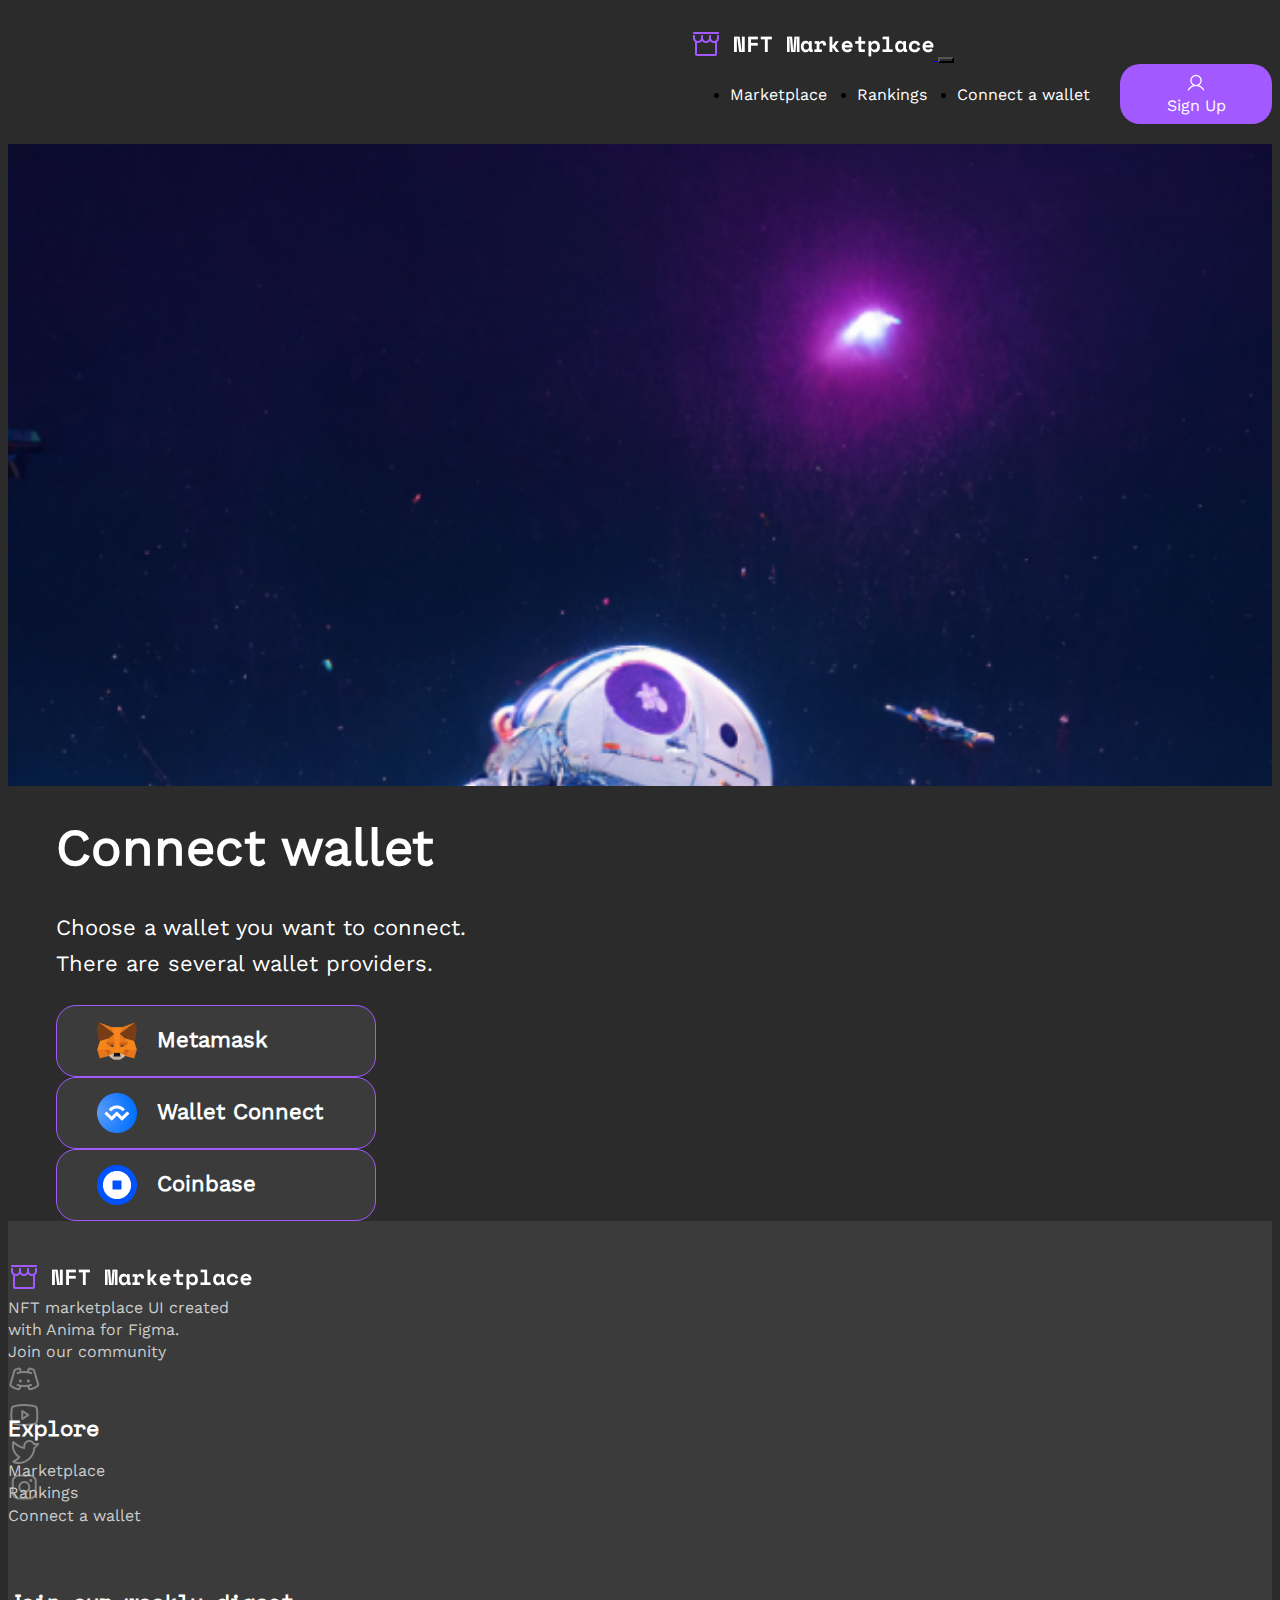
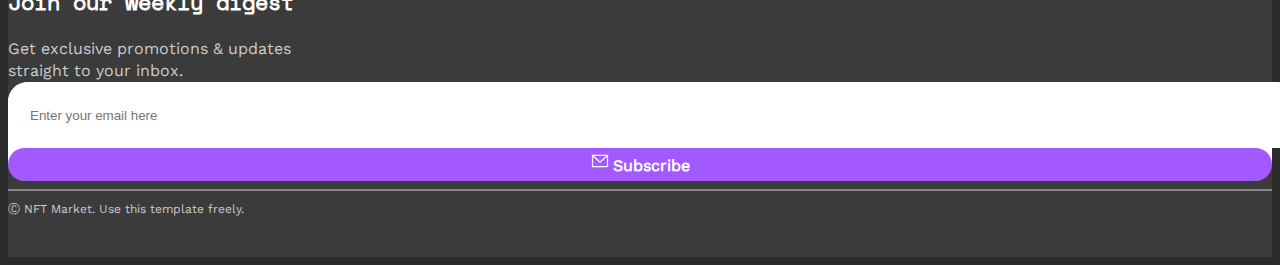
<file: walllet/wallet.html>
<!DOCTYPE html>
<html lang="en">

<head>
    <meta charset="UTF-8">
    <meta http-equiv="X-UA-Compatible" content="IE=edge">
    <meta name="viewport" content="width=device-width, initial-scale=1.0">
    <link href="https://cdn.jsdelivr.net/npm/bootstrap@5.3.0-alpha2/dist/css/bootstrap.min.css" rel="stylesheet"
        integrity="sha384-aFq/bzH65dt+w6FI2ooMVUpc+21e0SRygnTpmBvdBgSdnuTN7QbdgL+OapgHtvPp" crossorigin="anonymous">
    <script src="https://cdn.jsdelivr.net/npm/bootstrap@5.3.0-alpha2/dist/js/bootstrap.bundle.min.js"
        integrity="sha384-qKXV1j0HvMUeCBQ+QVp7JcfGl760yU08IQ+GpUo5hlbpg51QRiuqHAJz8+BrxE/N"
        crossorigin="anonymous"></script>
    <title>Document</title>
</head>

<style>
    @font-face {
        font-family: worksans;
        src: url(../src/fonts/worksans.ttf);
    }

    @font-face {
        font-family: spacemono;
        src: url(../src/fonts/spacemono.ttf);
    }

    body {
        background-color: #2B2B2B;
        padding-top: 20px;
    }

    .main-nav {
        display: flex;
        justify-content: end;
    }

    .toggle-btn {
        color: #2B2B2B;
        background-color: #2B2B2B;
    }

    .navmenu {
        display: flex;
        align-items: center;

        gap: 30px;
    }

    .navmenu li a:hover {
        color: #A259FF !important;
    }

    .navmenu li>a {
        color: #FFFFFF;
        font-family: worksans;
        text-decoration: none;
    }

    .sign-up-btn {
        width: 152px;
        height: 60px;
        background: #A259FF;
        border-radius: 20px;
        border-color: transparent;
        margin-left: 30px;
    }

    .sign-up-btn button {
        width: 152px;
        height: 60px;
        border-radius: 20px;
        background-color: transparent;
        display: flex;
        justify-content: center;
        align-items: center;
        gap: 12px;
        font-family: worksans;
    }

    .sign-up-btn>span {
        font-family: worksans;
    }

    .sign-up-btn:hover {
        background-color: #A259FF;
    }

    .section1 {
        padding-top: 20px;
    }

    .section1-bg-image-box {
        background-image: url(./img/spacegalaxywallet.png);
        height: 642px;
        background-repeat: no-repeat;
        background-size: cover;
    }

    .section1-content {
        padding-left: 48px;
    }

    .main-heading>h1 {
        font-family: worksans;
        font-weight: 600;
        font-size: 51px;
        line-height: 110%;
        color: #FFFFFF;
    }

    .main-heading>p {
        font-family: worksans;
        font-weight: 400;
        font-size: 22px;
        line-height: 160%;
        color: #FFFFFF;

        margin-bottom: 24px;
    }

    .wallet-btn {
        width: 320px;
        height: 72px;

        background: #3B3B3B;

        border: 1px solid #A259FF;
        border-radius: 20px;

        display: flex;
        align-items: center;

        padding-left: 40px;

        /* margin-bottom: 20px; */

    }

    .wallet-btn>img {
        margin-right: 20px;
    }

    .wallet-btn>span {
        font-family: worksans;
        font-weight: 600;
        font-size: 22px;
        line-height: 140%;
        color: #FFFFFF;
    }

    .footer {
        padding-top: 40px;
        padding-bottom: 40px;

        background-color: #3B3B3B;
    }

    .footer-nft-marketplace {
        width: 238px;
        height: 44px;
    }

    .footer-nft-marketplace>span {
        font-family: worksans;
        font-weight: 400;
        font-size: 16px;
        line-height: 140%;
        color: #CCCCCC;
    }

    .footer-icons {
        width: 158px;
        height: 32px;
    }

    .Explore-h>h1 {
        font-family: spacemono;
        font-weight: 700;
        font-size: 22px;
        line-height: 160%;
        color: #FFFFFF;
    }

    .footer-explore {
        width: 133px;
        height: 106px;
    }

    .footer-explore-pages>a {
        font-family: worksans;
        font-weight: 400;
        font-size: 16px;
        line-height: 140%;
        color: #CCCCCC;
        text-decoration: none;
    }

    .subscribe-form1 {
        width: 100%;
        position: relative;
        background-color: #FFFFFF;
        border-radius: 20px;
    }

    .email-input1 {
        width: 100%;
        height: 60px;
        background: #FFFFFF;
        border-color: transparent;
        border-radius: 20px;
        padding-left: 20px;

        outline: 0;
    }

    .subscribe-btn1 {
        width: 100%;
        background: #A259FF;
        border-radius: 20px;
        justify-content: center;
        align-items: center;
        border-color: transparent;
    }

    .subscribe-btn1>span {
        font-family: worksans;
        font-weight: 600;
        font-size: 16px;
        line-height: 140%;
        color: #FFFFFF;
    }

    @media (max-width: 425px) {

        body {
            padding-top: 0;
        }

        .navbartogglebtn {
            width: 100% !important;
            display: flex !important;
            justify-content: space-between !important;
        }

        .navbar-toggler-icon {
            background-image: url(../src/img/burgermenu.png);
        }

        .section1 {
            padding-top: 0;
        }

        .section1-bg-image-box {
            background-image: url(./img/spacegalaxywalletmobile.png);
            background-repeat: no-repeat;
            background-size: cover;
            height: 232px;

            margin-bottom: 30px;

            /* margin-top: 0; */
        }

        .main-heading>h1 {
            font-size: 38px;
        }

        .main-heading>p {
            font-size: 16px;
        }

        .section1-content {
            padding-left: 12px;
            padding-right: 12px;
        }

        .wallet-btn {
            width: 100%;
        }

        .footer {
            margin-top: 40px;
        }

        .footer-nft-marketplace {
            width: 100%;
        }

        .Explore-h {
            margin-top: 30px;
        }

        .footer-explore-pages {
            margin-bottom: 20px;
        }

        .mobiledigest {
            margin-top: 30px;
        }

        .subscribe-form1 {
            display: grid !important;
            background-color: transparent;
        }

        .hr {
            margin-top: 30px;
        }

        .email-input1 {
            width: 100% !important;
            height: auto !important;
            padding: 12px !important;
        }

        .subscribe-btn1 {
            gap: 12px;
            width: 100% !important;
            padding: 12px !important;
            margin-top: 16px !important;
            display: flex;
            justify-content: center;
            align-content: center;
        }
    }
</style>

<body>

    <div class="container-fluid">

        <div class="row">

            <div class="navbar navbar-expand-lg main-nav">

                <div class="container">

                    <div class="navbartogglebtn">

                        <span class="navbar-brand brand" !important>
                            <a class="navbar-brand" href="../index.html">
                                <img src="../src/img/Logo.png">
                            </a>
                        </span>

                        <button class="navbar-toggler toggle-btn" type="button" data-bs-toggle="collapse"
                            data-bs-target="#mynav">
                            <span class="navbar-toggler-icon"></span>
                        </button>

                    </div>

                    <div class="collapse navbar-collapse main-nav" id="mynav">

                        <ul class="nav navbar-nav navbar-list navmenu">
                            <li class="nav-item">
                                <a href="" class="nav-link">Marketplace</a>
                            </li>
                            <li class="nav-item">
                                <a href="" class="nav-link">Rankings</a>
                            </li>
                            <li class="nav-item">
                                <a href="" class="nav-link">Connect a wallet</a>
                            </li>
                        </ul>

                        <a href="sign-up.html" style="text-decoration: none;" target="_blank">

                            <button class="btn sign-up-btn d-flex justify-content-center align-items-center"
                                type="submit">

                                <div class="me-2">
                                    <img src="../src/img/uservector.png" alt="">
                                </div>

                                <span style="color: #FFFFFF; font-size: 16px;">Sign Up</span>

                            </button>
                        </a>

                    </div>
                </div>

            </div>

        </div>

    </div>

    <div class="container-fluid section1">

        <div class="row">

            <div class="col-md-6 col-lg-6 col-sm-12 section1-bg-image-box">

            </div>

            <div class="col-md-6 col-lg-6 col-sm-12 section1-content d-flex flex-column justify-content-center">

                <div class="main-heading">

                    <h1>Connect wallet</h1>

                    <p>Choose a wallet you want to connect. <br> There are several wallet providers.</p>

                </div>

                <div class="wallet-btn-box mb-4 mt-3">

                    <button class="wallet-btn">

                        <img src="./img/metamask.png" alt="">

                        <span>Metamask</span>

                    </button>

                </div>

                <div class="wallet-btn-box mb-4">

                    <button class="wallet-btn">

                        <img src="./img/WalletConnect.png" alt="">

                        <span>Wallet Connect</span>

                    </button>

                </div>

                <div class="wallet-btn-box">

                    <button class="wallet-btn">

                        <img src="./img/Coinbase.png" alt="">

                        <span>Coinbase</span>

                    </button>

                </div>

            </div>

        </div>

    </div>

    <div class="container-fluid footer">

        <div class="container">

            <div class="row">

                <div class="col-md-4 col-lg-4 col-sm-12">

                    <div class="mb-4">
                        <img src="../src/img/Logo.png" alt="">
                    </div>

                    <div>
                        <div class="mb-3 footer-nft-marketplace">
                            <span>NFT marketplace UI created with Anima for Figma.</span>
                        </div>

                        <div class="mb-2">
                            <span style="font-family: worksans; font-weight: 400;
                            font-size: 16px;
                            line-height: 140%; color: #CCCCCC;">Join our community</span>
                        </div>

                        <div class="d-flex footer-icons justify-content-between">
                            <div>
                                <img src="../src/img/DiscordLogo.png" alt="">
                            </div>
                            <div>
                                <img src="../src/img/YoutubeLogo.png" alt="">
                            </div>
                            <div>
                                <img src="../src/img/TwitterLogo.png" alt="">
                            </div>
                            <div>
                                <img src="../src/img/InstagramLogo.png" alt="">
                            </div>
                        </div>

                    </div>

                </div>

                <div class="col-md-3 col-lg-3 col-sm-12">

                    <div class="Explore-h">
                        <h1>Explore</h1>
                    </div>

                    <div class="footer-explore">
                        <div class="footer-explore-pages">
                            <a href="#">Marketplace</a>
                        </div>
                        <div class="footer-explore-pages">
                            <a href="#">Rankings</a>
                        </div>
                        <div class="footer-explore-pages">
                            <a href="#">Connect a wallet</a>
                        </div>
                    </div>
                </div>

                <div class="col-md-5 col-lg-5 col-sm-12">

                    <div class="mb-3 mobiledigest">

                        <h2 style="font-family: spacemono; font-weight: 700;
                        font-size: 22px;
                        line-height: 160%; color: #FFFFFF;">Join our weekly digest</h2>
                        <span style="font-family: worksans; font-weight: 400;
                        font-size: 16px;
                        line-height: 140%; color: #CCCCCC;">Get exclusive promotions & updates <br> straight to your
                            inbox.</span>

                    </div>

                    <div class="col-md-12 col-lg-12 col-sm-12 d-flex subscribe-form1">

                        <input type="text" class="email-input1" placeholder="Enter your email here">

                        <button type="submit" class="subscribe-btn1">

                            <img src="../src/img/EnvelopeSimple.png" alt="" class="d-flex d-md-none">

                            <span>Subscribe</span>

                        </button>

                    </div>

                </div>

            </div>

            <div class="row">
                <div class="container">
                    <hr style="border: 1px solid #858584;" class="hr">
                </div>
            </div>

            <div class="row">
                <div class="container">
                    <div class="col-md-12 col-lg-12 col-sm-12">
                        <span style="font-family: worksans; font-weight: 400;
                        font-size: 12px;
                        line-height: 110%; color: #CCCCCC;">Ⓒ NFT Market. Use this template freely.</span>
                    </div>
                </div>
            </div>

        </div>

    </div>

</body>

</html>
</file>
<file: animakid/style.css>
body {
    background-color: #2B2B2B;
    padding-top: 20px;
}

@font-face {
    font-family: worksans;
    src: url(../src/fonts/worksans.ttf);
}

@font-face {
    font-family: spacemono;
    src: url(../src/fonts/spacemono.ttf);
}

/* .section1 {
    position: relative;
} */

.section1-bg-image-box {
    /* width: 100%; */
    margin-top: 20px;
}

.animakid-profile {
    position: relative;
}

.section2 {
    padding-top: 90px;
}

.animakid-profile-header>h1 {
    font-family: worksans;
    font-weight: 600;
    font-size: 51px;
    line-height: 110%;
    color: #FFFFFF;
}

.copy-btn {
    width: 186px;
    height: 60px;
    background: #A259FF;
    border-radius: 20px;
    border-color: transparent;

    margin-right: 20px;
}

.copy-btn>span {
    font-family: worksans;
    font-weight: 600;
    font-size: 16px;
    line-height: 140%;
    color: #FFFFFF;
    margin-left: 6px;
}

.follow-btn {
    width: 145px;
    height: 60px;
    background-color: transparent;
    border: 2px solid #A259FF;
    border-radius: 20px;
}

.follow-btn>span {
    font-family: worksans;
    font-weight: 600;
    font-size: 16px;
    line-height: 140%;
    color: #FFFFFF;
    margin-left: 6px;
}

.stats-box {
    margin-top: 30px;
}

.stats>h2 {
    font-family: spacemono;
    font-weight: 700;
    font-size: 28px;
    line-height: 140%;
    color: #FFFFFF;
    margin-bottom: 0;
}

.stats>span {
    font-family: worksans;
    font-weight: 400;
    font-size: 22px;
    line-height: 160%;
    color: #FFFFFF;
}

.bio-box {
    margin-top: 30px;
}

.bio-box>h3 {
    font-family: spacemono;
    font-weight: 700;
    font-size: 22px;
    line-height: 160%;
    color: #858584;
}

.bio-box>span {
    font-family: worksans;
    font-weight: 400;
    font-size: 22px;
    line-height: 160%;
    color: #FFFFFF;
}

.section2 {
    padding-bottom: 40px;
}

.web-links {
    margin-top: 30px;
}

.web-links-icons {
    width: 200px;
    display: flex;
    justify-content: space-between;
}


.web-links>h3 {
    font-family: spacemono;
    font-weight: 700;
    font-size: 22px;
    line-height: 160%;
    color: #858584;
}

/* .section3 {
    padding-top: 10px;
} */

.tabs {
    margin-top: 4px;
    margin-bottom: 10px;
}

/* .tabs:hover {
    text-decoration: underline;
    color: #858584;
    text-decoration-thickness: 2px;
} */

/* .tabs-hr>hr {
    border: 1px solid #858584;
} */

.tabs>h2 {
    font-family: worksans;
    font-weight: 600;
    font-size: 22px;
    line-height: 140%;
    color: #858584;

}

.tabs>h2:hover {
    color: #FFFFFF;
}

.frame1 {
    width: 50px;
    height: 32px;
    background: #3B3B3B;
    border-radius: 20px;

    display: flex;
    justify-content: center;
    align-items: center;

    margin-left: 16px;
}

.frame1:hover {
    background: #858584;
}

.frame1>span {
    font-family: spacemono;
    font-weight: 400;
    font-size: 16px;
    line-height: 140%;
    color: #FFFFFF;
}

.frame2 {
    width: 40px;
    height: 32px;
    background: #3B3B3B;
    border-radius: 20px;

    display: flex;
    justify-content: center;
    align-items: center;

    margin-left: 16px;
}

.frame2:hover {
    background: #858584;
}

.frame2>span {
    font-family: spacemono;
    font-weight: 400;
    font-size: 16px;
    line-height: 140%;
    color: #FFFFFF;
}

.frame3 {
    width: 30px;
    height: 32px;
    background: #3B3B3B;
    border-radius: 20px;

    display: flex;
    justify-content: center;
    align-items: center;

    margin-left: 16px;
}

.frame3:hover {
    background: #858584;
}

.frame3>span {
    font-family: spacemono;
    font-weight: 400;
    font-size: 16px;
    line-height: 140%;
    color: #FFFFFF;
}

.section4 {
    background-color: #3B3B3B;
    padding-top: 80px;
    padding-bottom: 80px;
}

.nft-card-nft-info {
    padding: 30px;
    background-color: #2B2B2B;
    border-bottom-right-radius: 20px;
    border-bottom-left-radius: 20px;
}

.nft-card-nft-info>h2 {
    font-family: worksans;
    font-weight: 600;
    font-size: 22px;
    line-height: 140%;
    color: #FFFFFF;
}

.artist-avatar {
    width: 270px;
    height: 24px;
    gap: 12px;
}

.artist-avatar>span {
    font-family: spacemono;
    font-weight: 400;
    font-size: 16px;
    line-height: 140%;
    color: #FFFFFF;
}

.distantgalaxy-add-info {
    margin-top: 27px;
}

.distantgalaxy-add-info-box>h3 {
    font-family: spacemono;
    font-weight: 400;
    font-size: 12px;
    line-height: 110%;
    color: #858584;
}

.distantgalaxy-add-info-box>span {
    font-family: spacemono;
    font-weight: 400;
    font-size: 16px;
    line-height: 140%;
    color: #FFFFFF;
}


hr {
    border: 1px solid #3B3B3B;
}


.footer {
    padding-top: 40px;
    padding-bottom: 40px;
}

.footer-nft-marketplace {
    width: 238px;
    height: 44px;
}

.footer-nft-marketplace>span {
    font-family: worksans;
    font-weight: 400;
    font-size: 16px;
    line-height: 140%;
    color: #CCCCCC;
}

.Explore-h>h1 {
    font-family: spacemono;
    font-weight: 700;
    font-size: 22px;
    line-height: 160%;
    color: #FFFFFF;
}

.footer-icons {
    width: 158px;
    height: 32px;
}

.footer-explore {
    width: 133px;
    height: 106px;
}

.footer-explore-pages>a {
    font-family: worksans;
    font-weight: 400;
    font-size: 16px;
    line-height: 140%;
    color: #CCCCCC;
    text-decoration: none;
}

.subscribe-form1 {
    width: 100%;
    position: relative;
    background-color: #FFFFFF;
    border-radius: 20px;
}

.email-input1 {
    width: 100%;
    height: 60px;
    background: #FFFFFF;
    border-color: transparent;
    border-radius: 20px;
    padding-left: 20px;

    outline: 0;
}

.subscribe-btn1 {
    width: 100%;
    background: #A259FF;
    border-radius: 20px;
    justify-content: center;
    align-items: center;
    border-color: transparent;
}

.subscribe-btn1>span {
    font-family: worksans;
    font-weight: 600;
    font-size: 16px;
    line-height: 140%;
    color: #FFFFFF;
}
</file>
